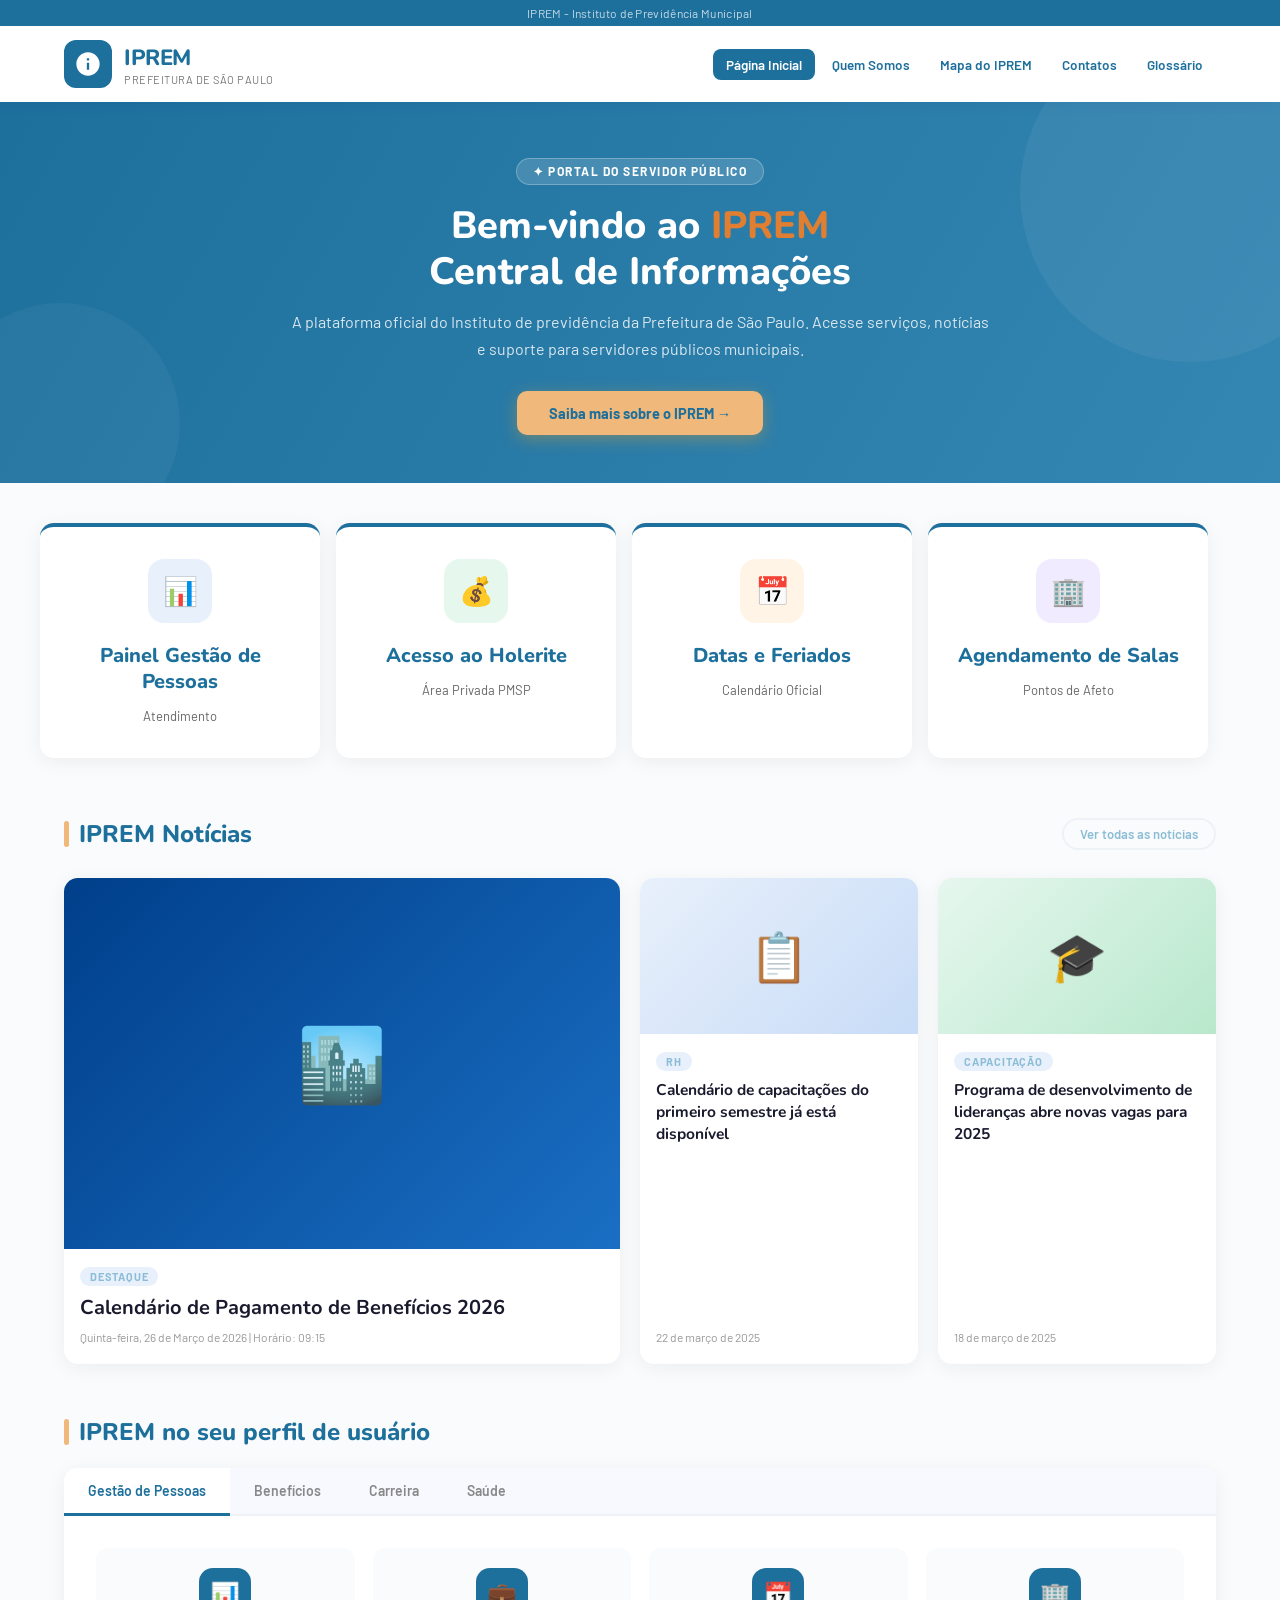
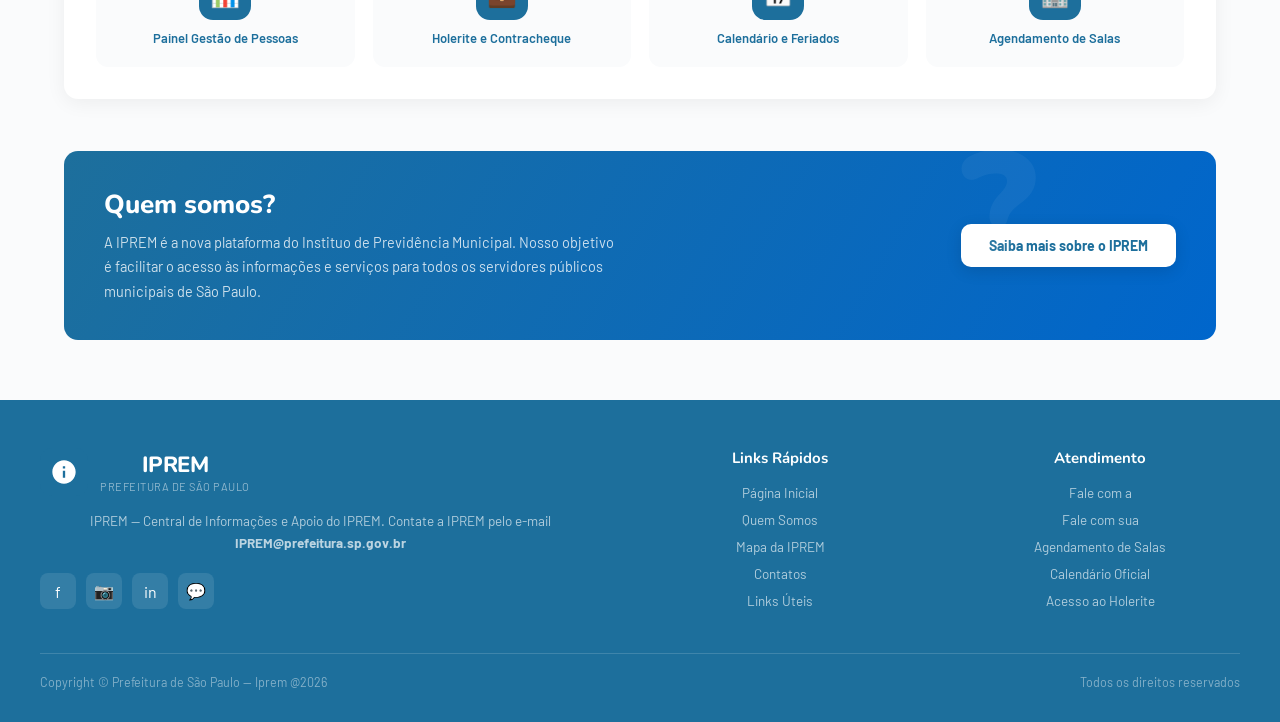
<file: index.html>
<!DOCTYPE html>
<html lang="pt-BR">
<head>
  <meta charset="UTF-8" />
  <meta name="viewport" content="width=device-width, initial-scale=1.0"/>
  <title>IPREM - Central de Informações e Apoio</title>
  <link href="https://fonts.googleapis.com/css2?family=Nunito:wght@400;600;700;800&family=Barlow:wght@400;500;600;700&display=swap" rel="stylesheet"/>
  <link href="style.css" rel="stylesheet">
  <link rel="icon" type="image/png" href="iprem.png">
</head>
<body>

<!-- HEADER -->
<header>
  <div class="header-top">
    IPREM - Instituto de Previdência Municipal
  </div>
  <div class="header-main">
    <a href="#" class="logo">
      <div class="logo-icon">
        <svg viewBox="0 0 24 24"><path d="M12 2C6.48 2 2 6.48 2 12s4.48 10 10 10 10-4.48 10-10S17.52 2 12 2zm1 15h-2v-6h2v6zm0-8h-2V7h2v2z"/></svg>
      </div>
      <div class="logo-text">
        <strong>IPREM</strong>
        <span>Prefeitura de São Paulo</span>
      </div>
    </a>
    <nav>
      <a href="#" class="active">Página Inicial</a>
      <a href="quem-somos.html">Quem Somos</a>
      <a href="mapa-iprem.html">Mapa do IPREM</a>
      <a href="contatos.html">Contatos</a>
      <a href="#">Glossário</a>
    </nav>
    <button class="hamburger" id="hamburger" aria-label="Menu">
      <span></span><span></span><span></span>
    </button>
  </div>
  <div class="mobile-nav" id="mobileNav">
    <a href="#">Página Inicial</a>
    <a href="quem-somos.html">Quem Somos</a>
    <a href="mapa-iprem.html">Mapa da IPREM</a>
    <a href="#">Links Úteis</a>
    <a href="#">Glossário</a>
  </div>
</header>

<!-- HERO -->
<section class="hero">
  <div class="hero-content">
    <span class="hero-badge">✦ Portal do Servidor Público</span>
    <h1>Bem-vindo ao <em>IPREM</em><br>Central de Informações</h1>
    <p>A plataforma oficial do Instituto de previdência da Prefeitura de São Paulo. Acesse serviços, notícias e suporte para servidores públicos municipais.</p>
    <a href="quem-somos.html" class="hero-btn">Saiba mais sobre o IPREM →</a>
  </div>
</section>

<!-- QUICK ACCESS -->
<div class="quick-access">
  <div class="quick-cards">
    <a href="#" class="quick-card">
      <div class="icon icon-blue">📊</div>
      <strong>Painel Gestão de Pessoas</strong>
      <span>Atendimento</span>
    </a>
    <a href="#" class="quick-card">
      <div class="icon icon-green">💰</div>
      <strong>Acesso ao Holerite</strong>
      <span>Área Privada PMSP</span>
    </a>
    <a href="#" class="quick-card">
      <div class="icon icon-orange">📅</div>
      <strong>Datas e Feriados</strong>
      <span>Calendário Oficial</span>
    </a>
    <a href="#" class="quick-card">
      <div class="icon icon-purple">🏢</div>
      <strong>Agendamento de Salas</strong>
      <span>Pontos de Afeto</span>
    </a>
  </div>
</div>

<!-- NEWS SECTION -->
<section class="section">
  <div class="section-header">
    <h2 class="section-title">IPREM Notícias</h2>
    <a href="#" class="see-all">Ver todas as notícias</a>
  </div>
  <div class="news-grid">
    <a href="calendario.html" class="news-card featured">
      <div class="news-img tall" style="background:linear-gradient(135deg,#003f8a 0%,#1a6fc4 100%);font-size:72px;">🏙️</div>
      <div class="news-body">
        <span class="news-tag">Destaque</span>
        <p class="news-title">Calendário de Pagamento de Benefícios 2026</p>
        <p class="news-date">Quinta-feira, 26 de Março de 2026 | Horário: 09:15</p>
      </div>
    </a>
    <a href="#" class="news-card">
      <div class="news-img" style="background:linear-gradient(135deg,#e8f0fb 0%,#c8dcf7 100%);font-size:48px;">📋</div>
      <div class="news-body">
        <span class="news-tag">RH</span>
        <p class="news-title">Calendário de capacitações do primeiro semestre já está disponível</p>
        <p class="news-date">22 de março de 2025</p>
      </div>
    </a>
    <a href="#" class="news-card">
      <div class="news-img" style="background:linear-gradient(135deg,#e6f7ee 0%,#b8e8cc 100%);font-size:48px;">🎓</div>
      <div class="news-body">
        <span class="news-tag">Capacitação</span>
        <p class="news-title">Programa de desenvolvimento de lideranças abre novas vagas para 2025</p>
        <p class="news-date">18 de março de 2025</p>
      </div>
    </a>
  </div>
</section>

<!-- PROFILE SECTION -->
<section class="section" style="margin-top: 0;">
  <h2 class="section-title" style="margin-bottom:20px;">IPREM no seu perfil de usuário</h2>
  <div class="profile-section">
    <div class="profile-tabs">
      <div class="profile-tab active" data-tab="gp">Gestão de Pessoas</div>
      <div class="profile-tab" data-tab="beneficios">Benefícios</div>
      <div class="profile-tab" data-tab="carreira">Carreira</div>
      <div class="profile-tab" data-tab="saude">Saúde</div>
    </div>
    <div class="profile-content">
      <div class="profile-grid" id="profileGrid">
        <a href="#" class="profile-item">
          <div class="p-icon">📊</div>
          <span>Painel Gestão de Pessoas</span>
        </a>
        <a href="#" class="profile-item">
          <div class="p-icon">💼</div>
          <span>Holerite e Contracheque</span>
        </a>
        <a href="#" class="profile-item">
          <div class="p-icon">📅</div>
          <span>Calendário e Feriados</span>
        </a>
        <a href="#" class="profile-item">
          <div class="p-icon">🏢</div>
          <span>Agendamento de Salas</span>
        </a>
      </div>
    </div>
  </div>
</section>

<!-- INFO BANNER -->
<div class="info-banner">
  <div class="info-text">
    <h2>Quem somos?</h2>
    <p>A IPREM é a nova plataforma do Instituo de Previdência Municipal. Nosso objetivo é facilitar o acesso às informações e serviços para todos os servidores públicos municipais de São Paulo.</p>
  </div>
  <a href="quem-somos.html" class="info-btn">Saiba mais sobre o IPREM</a>
</div>

<!-- FOOTER -->
<footer>
  <div class="footer-inner">
    <div class="footer-grid">
      <div>
        <a href="#" class="logo footer-brand">
          <div class="logo-icon">
            <svg viewBox="0 0 24 24"><path d="M12 2C6.48 2 2 6.48 2 12s4.48 10 10 10 10-4.48 10-10S17.52 2 12 2zm1 15h-2v-6h2v6zm0-8h-2V7h2v2z"/></svg>
          </div>
            <div class="logo-text">
            <strong>IPREM</strong>
            <span>Prefeitura de São Paulo</span>
            </div>
        </a>
        <p class="footer-about">IPREM — Central de Informações e Apoio do IPREM. Contate a IPREM pelo e-mail <strong style="color:rgba(255,255,255,0.7)">IPREM@prefeitura.sp.gov.br</strong></p>
        <div class="social-links">
          <a class="social-link" title="Facebook">f</a>
          <a class="social-link" title="Instagram">📷</a>
          <a class="social-link" title="LinkedIn">in</a>
          <a class="social-link" title="WhatsApp">💬</a>
        </div>
      </div>
      <div class="footer-col">
        <h4>Links Rápidos</h4>
        <ul>
          <li><a href="#">Página Inicial</a></li>
          <li><a href="quem-somos.html">Quem Somos</a></li>
          <li><a href="mapa-iprem.html">Mapa da IPREM</a></li>
          <li><a href="contatos.html">Contatos</a></li>
          <li><a href="#">Links Úteis</a></li>
        </ul>
      </div>
      <div class="footer-col">
        <h4>Atendimento</h4>
        <ul>
          <li><a href="#">Fale com a </a></li>
          <li><a href="#">Fale com sua </a></li>
          <li><a href="#">Agendamento de Salas</a></li>
          <li><a href="#">Calendário Oficial</a></li>
          <li><a href="#">Acesso ao Holerite</a></li>
        </ul>
      </div>
    </div>
    <div class="footer-bottom">
      <span>Copyright © Prefeitura de São Paulo — Iprem @2026</span>
      <span>Todos os direitos reservados</span>
    </div>
  </div>
</footer>

<script src="script.js"></script>

</body>
</html>
</file>
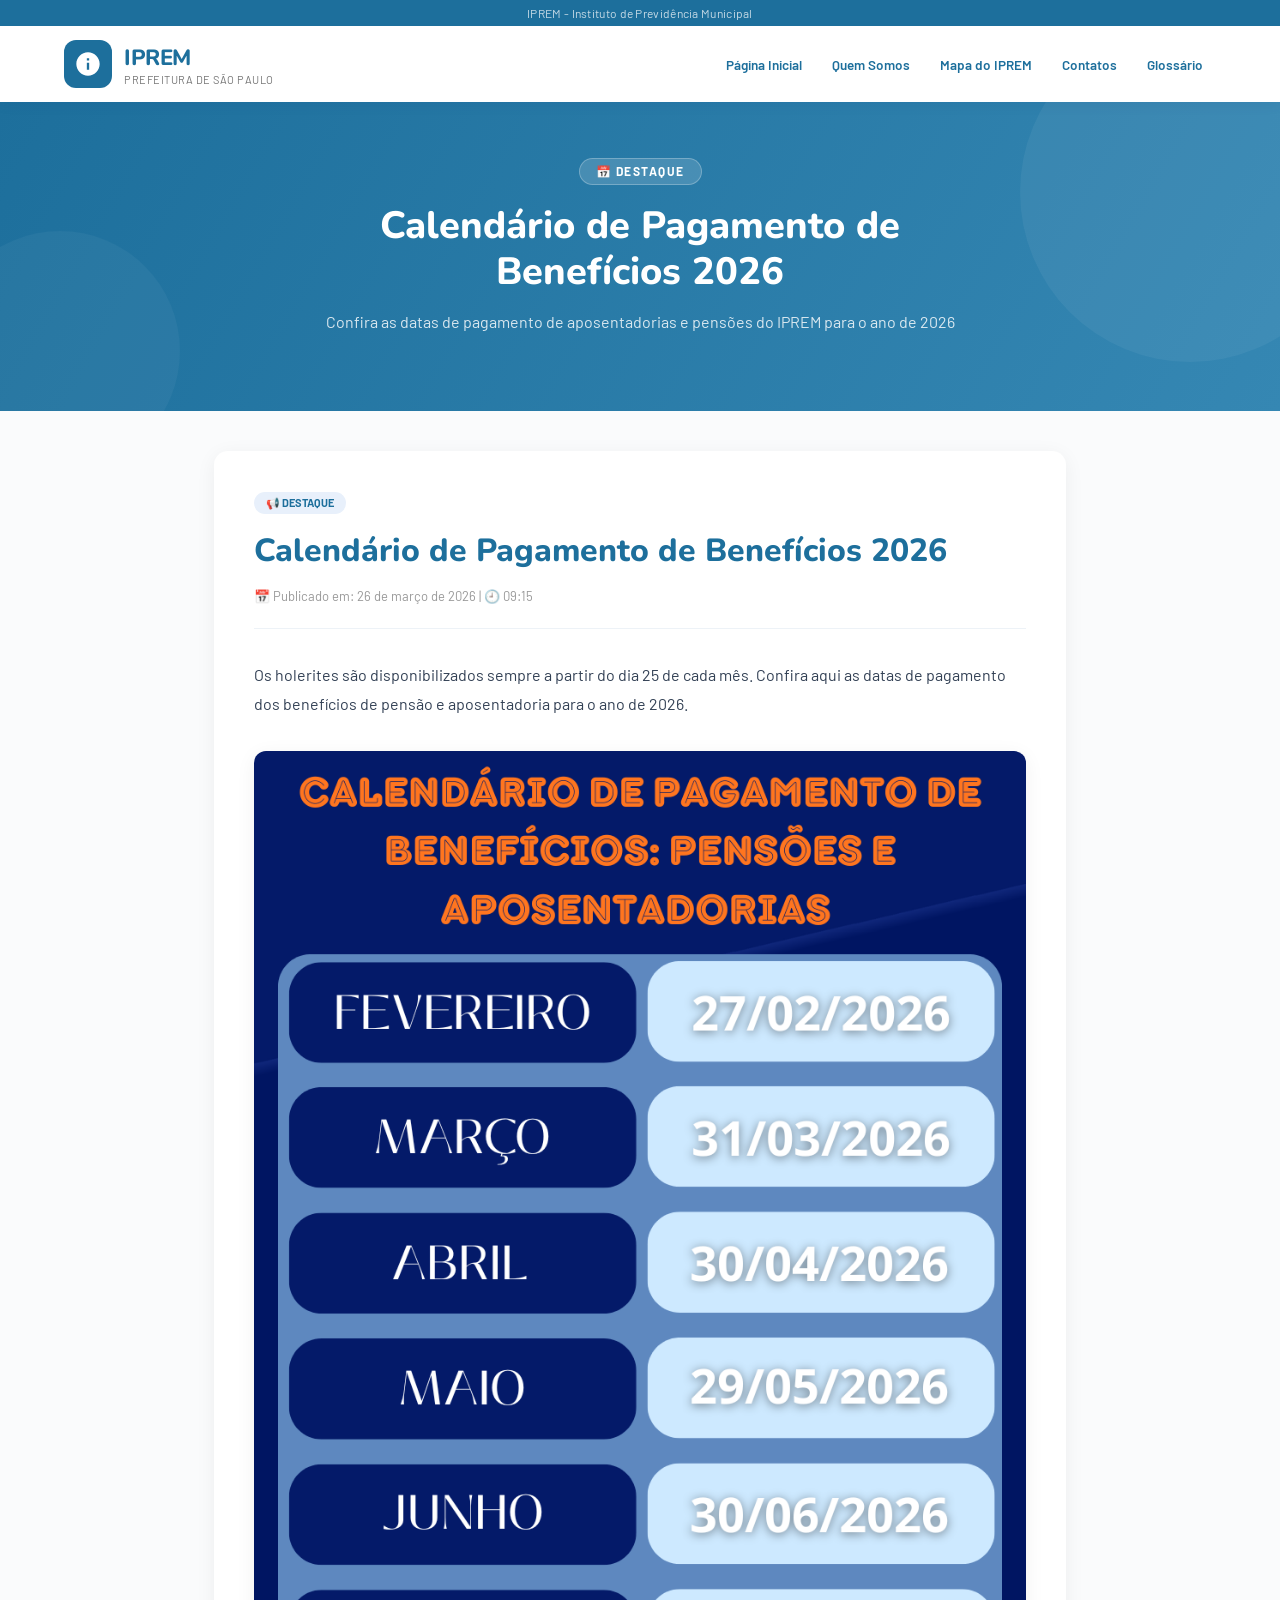
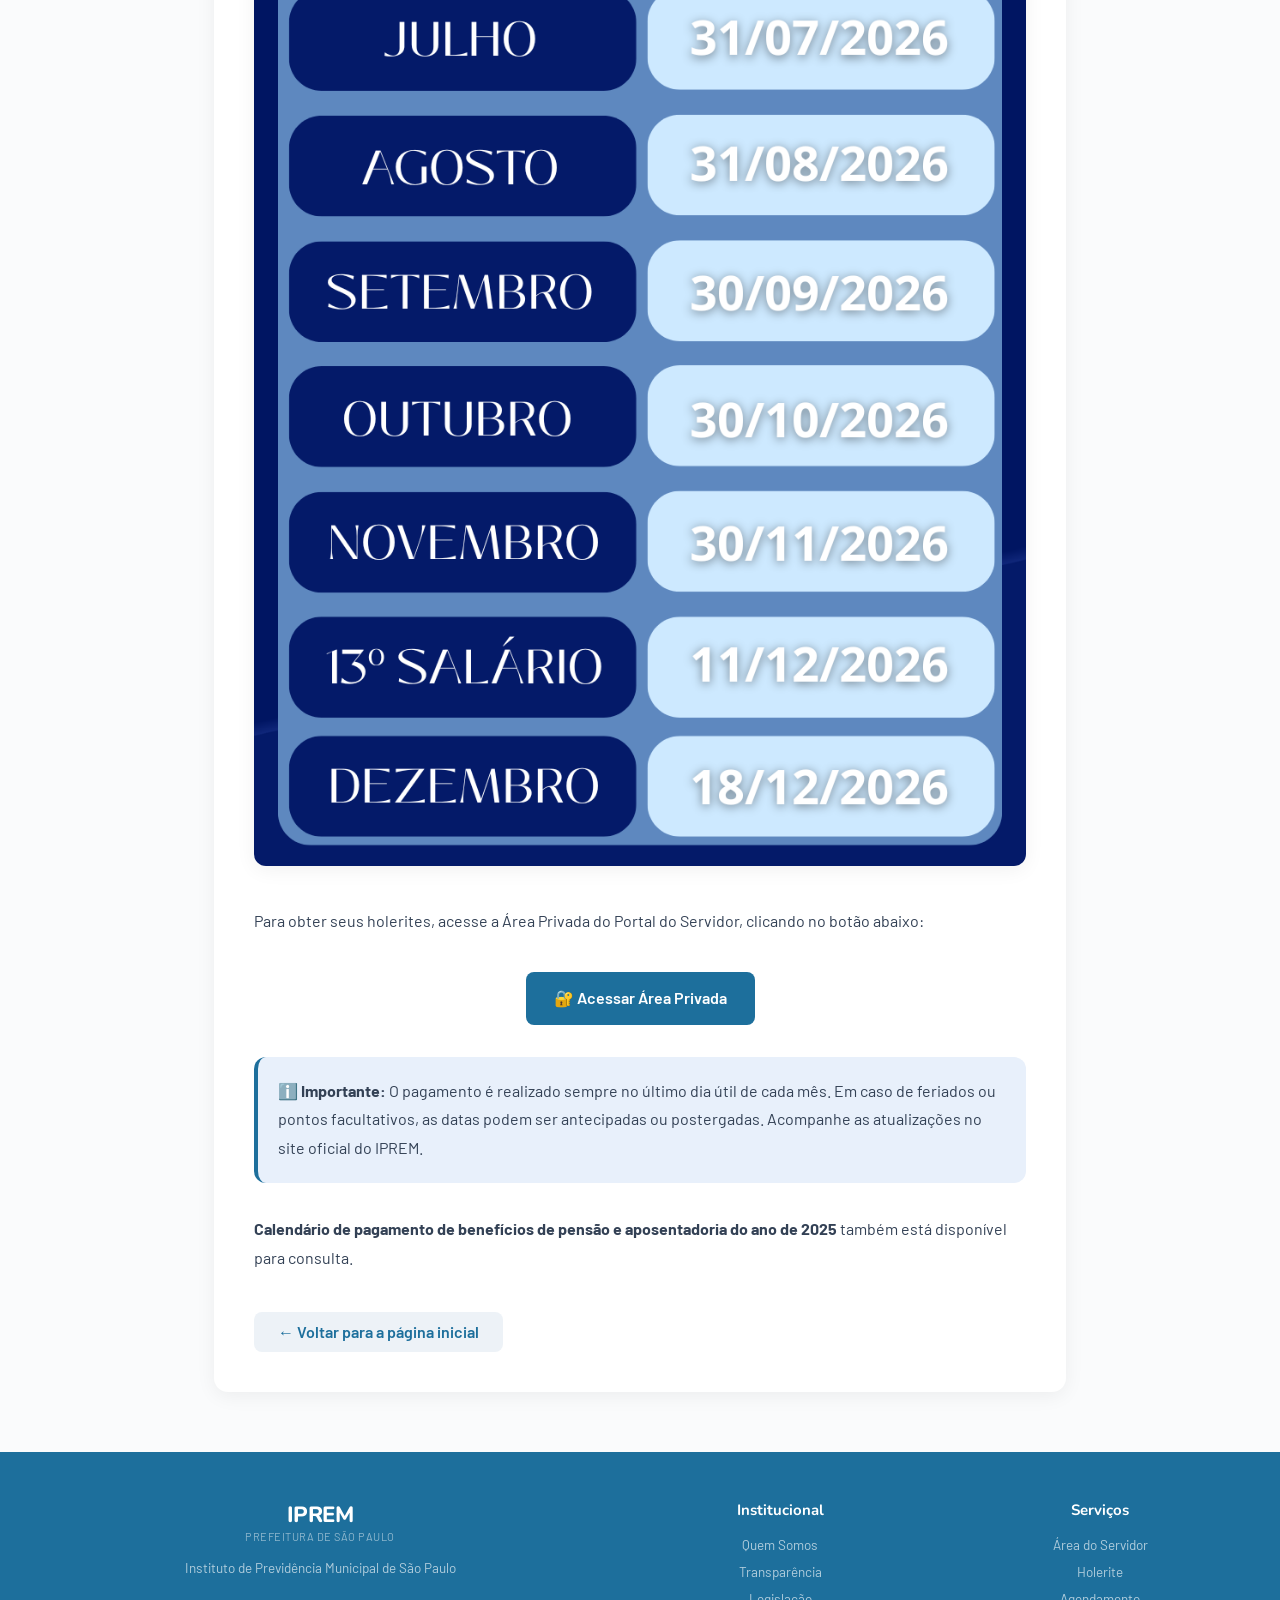
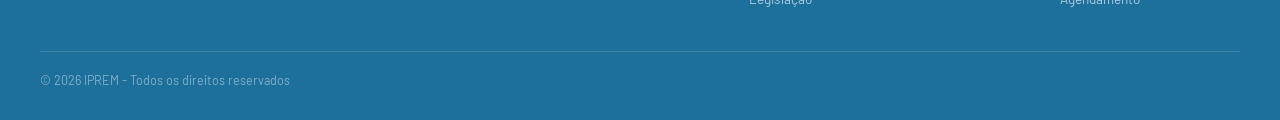
<file: calendario.html>
<!DOCTYPE html>
<html lang="pt-BR">
<head>
  <meta charset="UTF-8" />
  <meta name="viewport" content="width=device-width, initial-scale=1.0"/>
  <title>Calendário de Pagamento de Benefícios 2026 - IPREM</title>
  <meta name="description" content="Confira as datas de pagamento dos benefícios de pensão e aposentadoria do IPREM para o ano de 2026.">
  <link href="https://fonts.googleapis.com/css2?family=Nunito:wght@400;600;700;800&family=Barlow:wght@400;500;600;700&display=swap" rel="stylesheet"/>
  <link href="style.css" rel="stylesheet">
  <link rel="icon" type="image/png" href="iprem.png">
</head>
<body>

<!-- HEADER -->
<header>
  <div class="header-top">
    IPREM - Instituto de Previdência Municipal
  </div>
  <div class="header-main">
    <a href="index.html" class="logo">
      <div class="logo-icon">
        <svg viewBox="0 0 24 24" width="24" height="24" fill="white"><path d="M12 2C6.48 2 2 6.48 2 12s4.48 10 10 10 10-4.48 10-10S17.52 2 12 2zm1 15h-2v-6h2v6zm0-8h-2V7h2v2z"/></svg>
      </div>
      <div class="logo-text">
        <strong>IPREM</strong>
        <span>Prefeitura de São Paulo</span>
      </div>
    </a>
    <nav>
      <a href="index.html">Página Inicial</a>
      <a href="quem-somos.html">Quem Somos</a>
      <a href="mapa-iprem.html">Mapa do IPREM</a>
      <a href="contatos.html">Contatos</a>
      <a href="#">Glossário</a>
    </nav>
    <button class="hamburger" id="hamburger" aria-label="Menu">
      <span></span><span></span><span></span>
    </button>
  </div>
  <div class="mobile-nav" id="mobileNav">
    <a href="index.html">Página Inicial</a>
    <a href="quem-somos.html">Quem Somos</a>
    <a href="mapa-iprem.html">Mapa do IPREM</a>
    <a href="contatos.html">Contatos</a>
    <a href="#">Glossário</a>
  </div>
</header>

<main>
  <!-- Hero section -->
  <section class="hero">
    <div class="hero-content">
      <span class="hero-badge">📅 DESTAQUE</span>
      <h1>Calendário de Pagamento de Benefícios 2026</h1>
      <p>Confira as datas de pagamento de aposentadorias e pensões do IPREM para o ano de 2026</p>
    </div>
  </section>

  <!-- Conteúdo da notícia -->
<div class="noticia-container">
  <div class="noticia-card">
    <div class="noticia-conteudo">
      <span class="noticia-tag">📢 Destaque</span>
      <h1 class="noticia-titulo">Calendário de Pagamento de Benefícios 2026</h1>
      <div class="noticia-data">
        📅 Publicado em: 26 de março de 2026 | 🕘 09:15
      </div>
      
      <div class="noticia-texto">
        <p>Os holerites são disponibilizados sempre a partir do dia 25 de cada mês. Confira aqui as datas de pagamento dos benefícios de pensão e aposentadoria para o ano de 2026.</p>
        
        <!-- Imagem do calendário -->
         <div class="imagem-noticia small">
            <div style="text-align: center; margin: 32px 0;">
          <img src="calendario.jpg" alt="Calendário de Pagamento de Benefícios 2026" style="max-width: 100%; height: auto; border-radius: 12px; box-shadow: var(--sombra);">
            </div>
        </div>
        
        <p>Para obter seus holerites, acesse a Área Privada do Portal do Servidor, clicando no botão abaixo:</p>
        
        <div style="text-align: center;">
          <a href="https://www.areaprivada.prefeitura.sp.gov.br/PortalPMSP/PortalPMSP/Portal/PMSPprt001.tp" class="btn-acessar">🔐 Acessar Área Privada</a>
        </div>
        
        <div class="info-box">
          <p><strong>ℹ️ Importante:</strong> O pagamento é realizado sempre no último dia útil de cada mês. Em caso de feriados ou pontos facultativos, as datas podem ser antecipadas ou postergadas. Acompanhe as atualizações no site oficial do IPREM.</p>
        </div>
        
        <p><strong>Calendário de pagamento de benefícios de pensão e aposentadoria do ano de 2025</strong> também está disponível para consulta.</p>
      </div>
      
      <a href="index.html" class="btn-voltar">← Voltar para a página inicial</a>
    </div>
  </div>
</div>
</main>

<!-- Footer -->
<footer>
  <div class="footer-inner">
    <div class="footer-grid">
      <div class="footer-brand">
        <div class="logo-text">
          <strong style="color:#fff;">IPREM</strong>
          <span style="color:rgba(255,255,255,0.5);">Prefeitura de São Paulo</span>
        </div>
        <p class="footer-about">Instituto de Previdência Municipal de São Paulo</p>
      </div>
      <div class="footer-col">
        <h4>Institucional</h4>
        <ul>
          <li><a href="quem-somos.html">Quem Somos</a></li>
          <li><a href="#">Transparência</a></li>
          <li><a href="#">Legislação</a></li>
        </ul>
      </div>
      <div class="footer-col">
        <h4>Serviços</h4>
        <ul>
          <li><a href="#">Área do Servidor</a></li>
          <li><a href="#">Holerite</a></li>
          <li><a href="#">Agendamento</a></li>
        </ul>
      </div>
    </div>
    <div class="footer-bottom">
      <span>© 2026 IPREM - Todos os direitos reservados</span>
    </div>
  </div>
</footer>

<script>
  // Menu mobile
  const hamburger = document.getElementById('hamburger');
  const mobileNav = document.getElementById('mobileNav');
  if (hamburger && mobileNav) {
    hamburger.addEventListener('click', () => {
      mobileNav.classList.toggle('open');
      hamburger.classList.toggle('active');
    });
    document.addEventListener('click', (e) => {
      if (!hamburger.contains(e.target) && !mobileNav.contains(e.target)) {
        mobileNav.classList.remove('open');
        hamburger.classList.remove('active');
      }
    });
  }
</script>

</body>
</html>
</file>
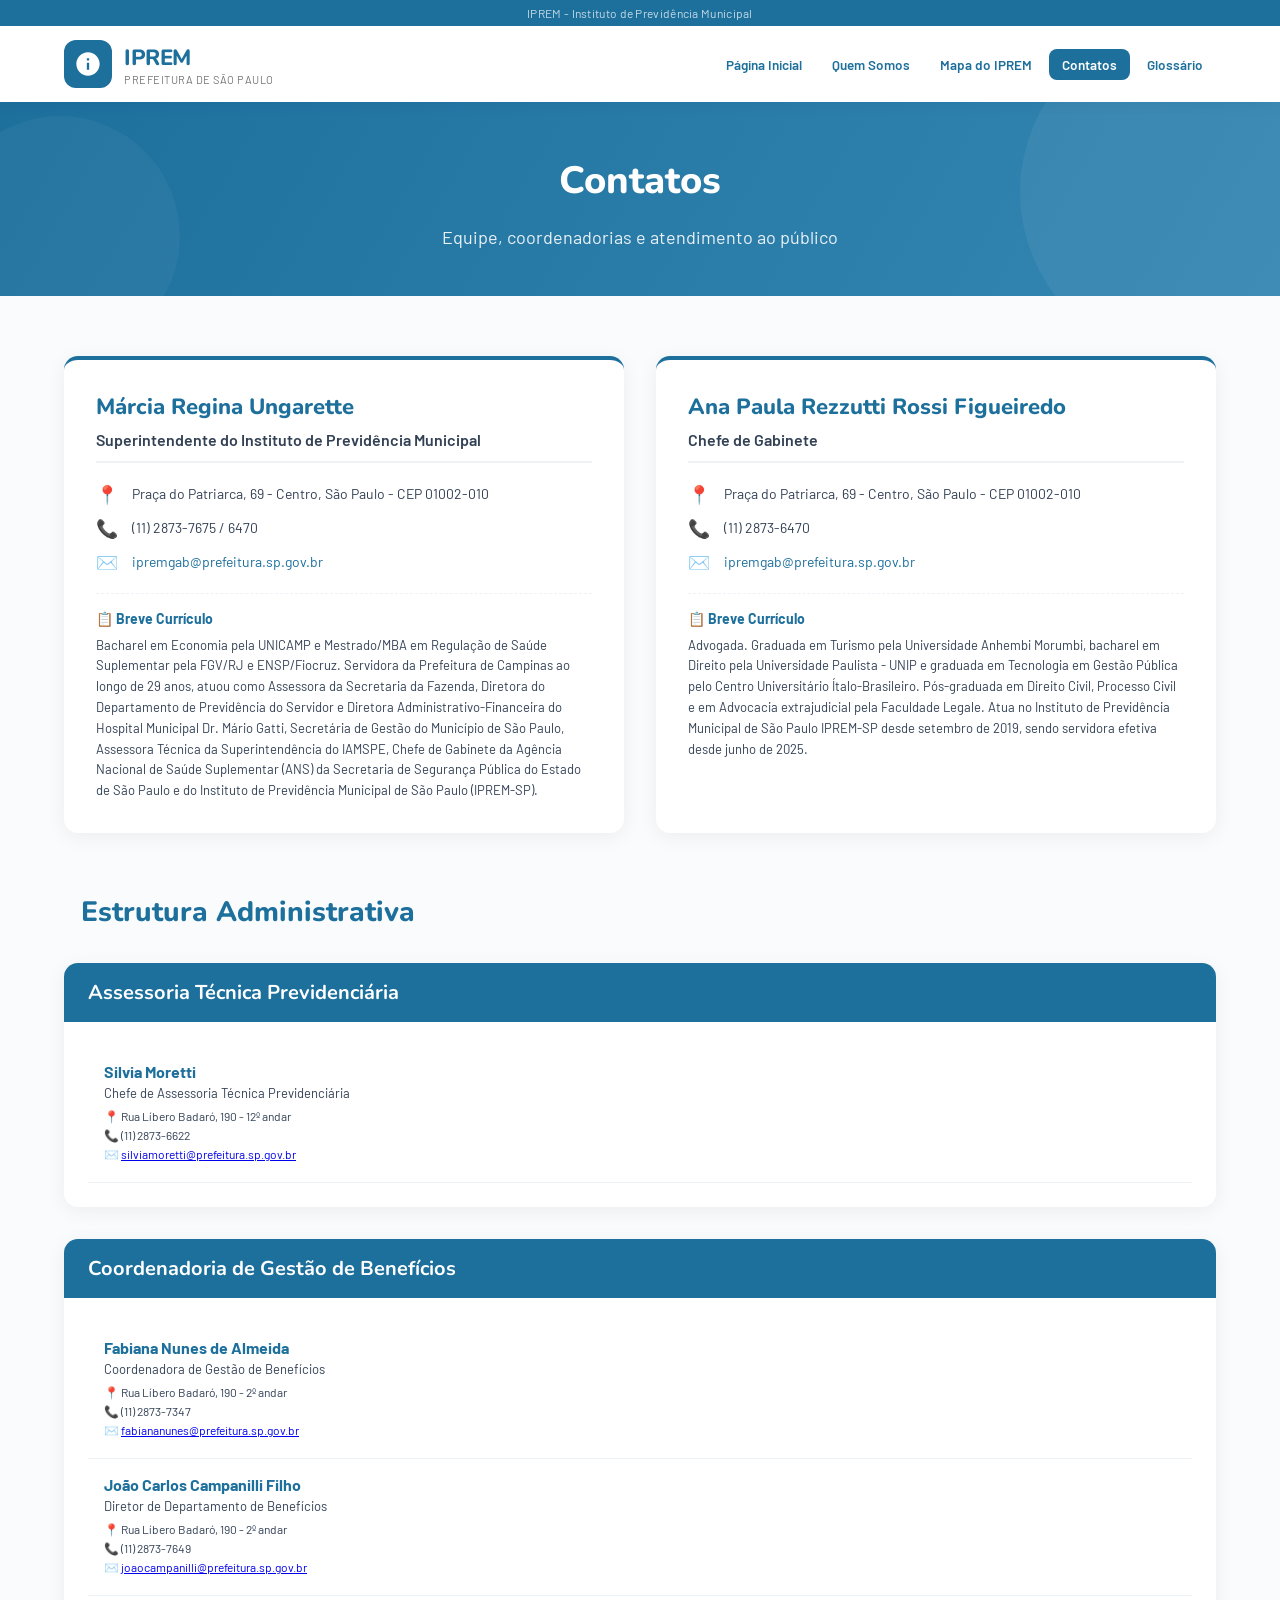
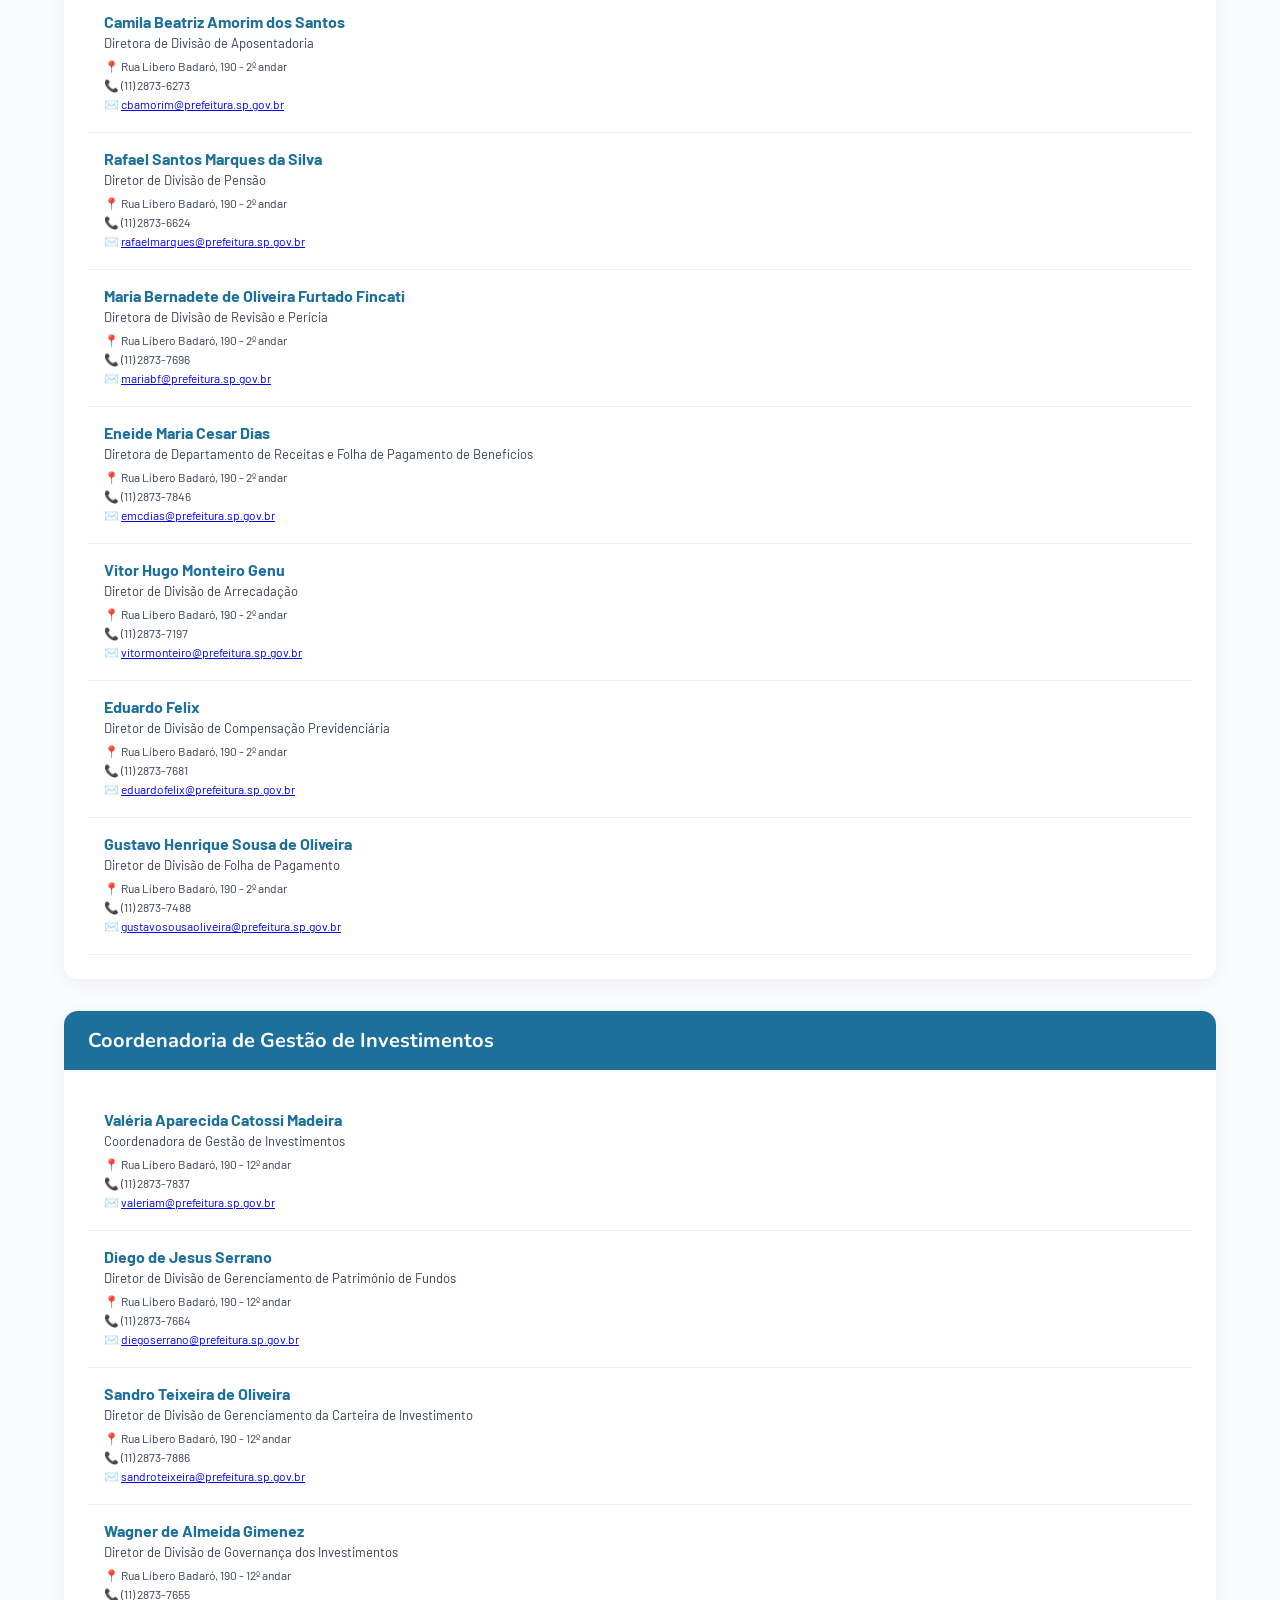
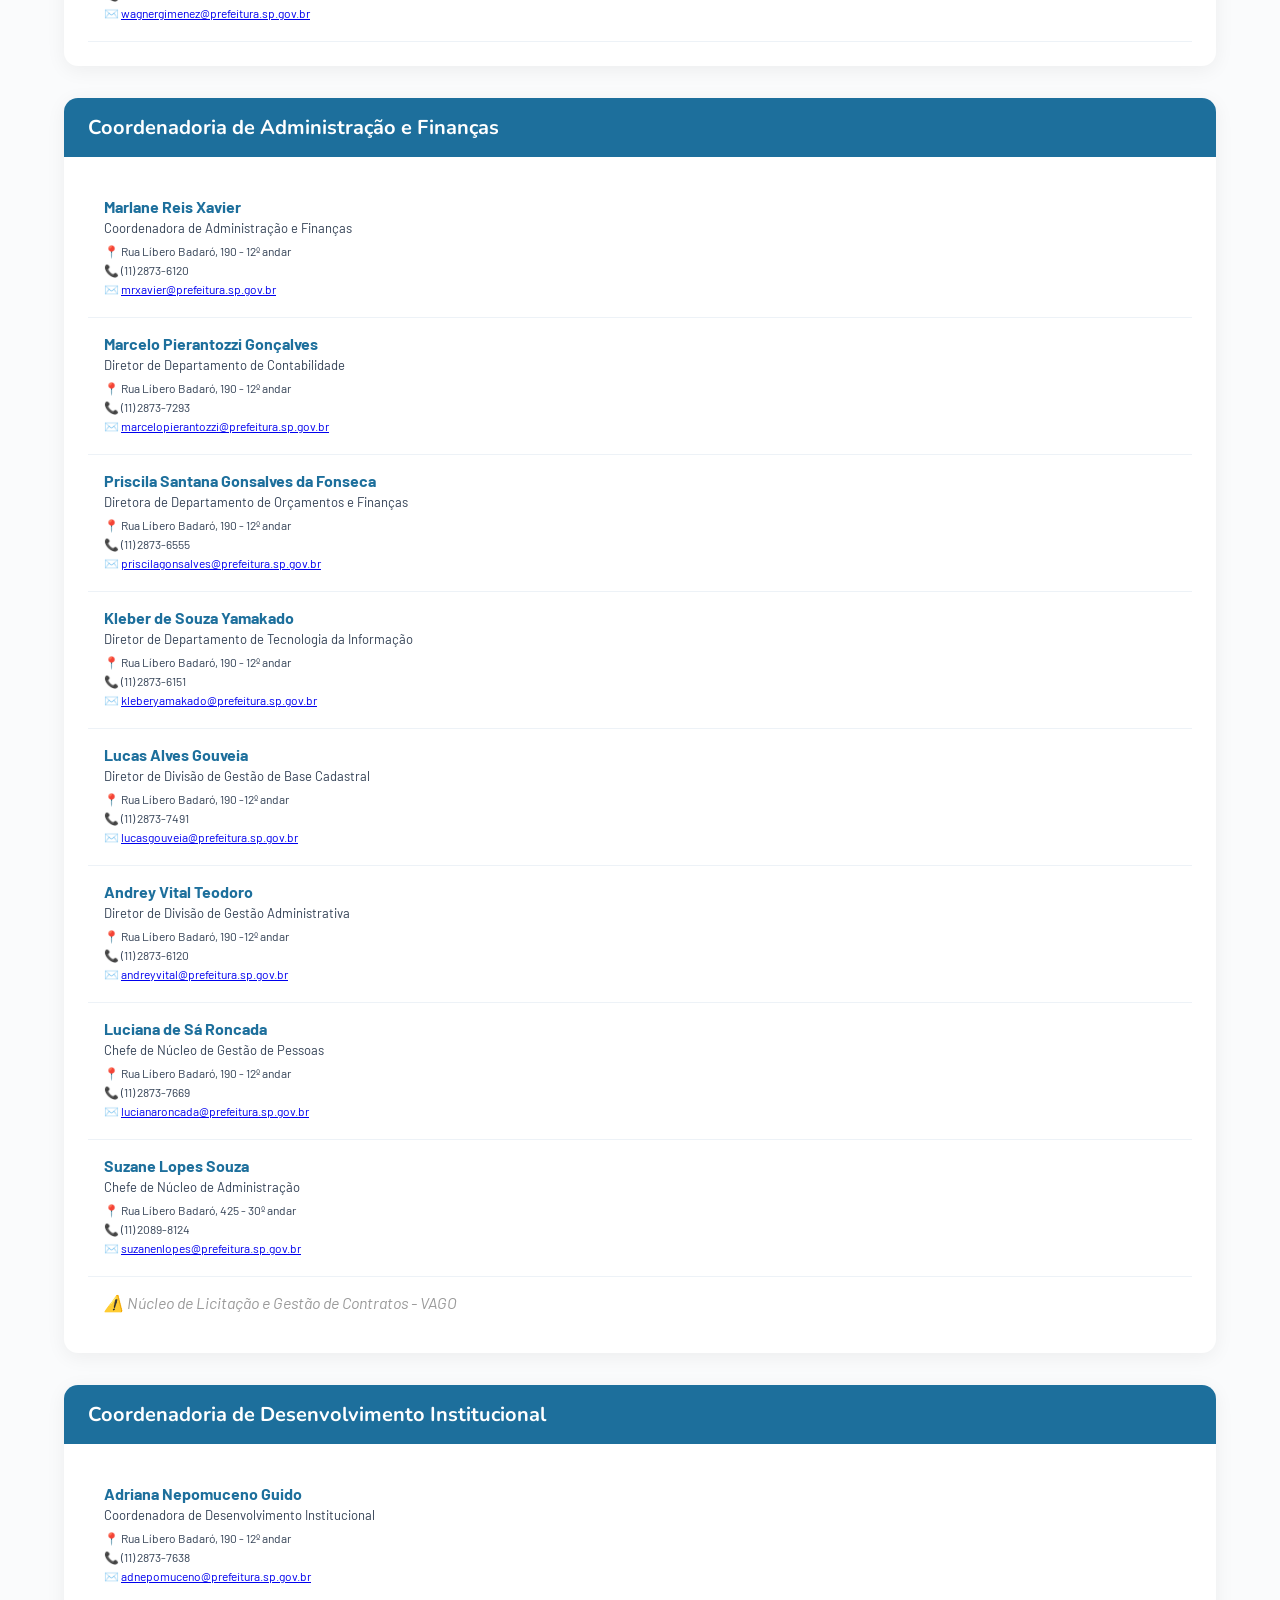
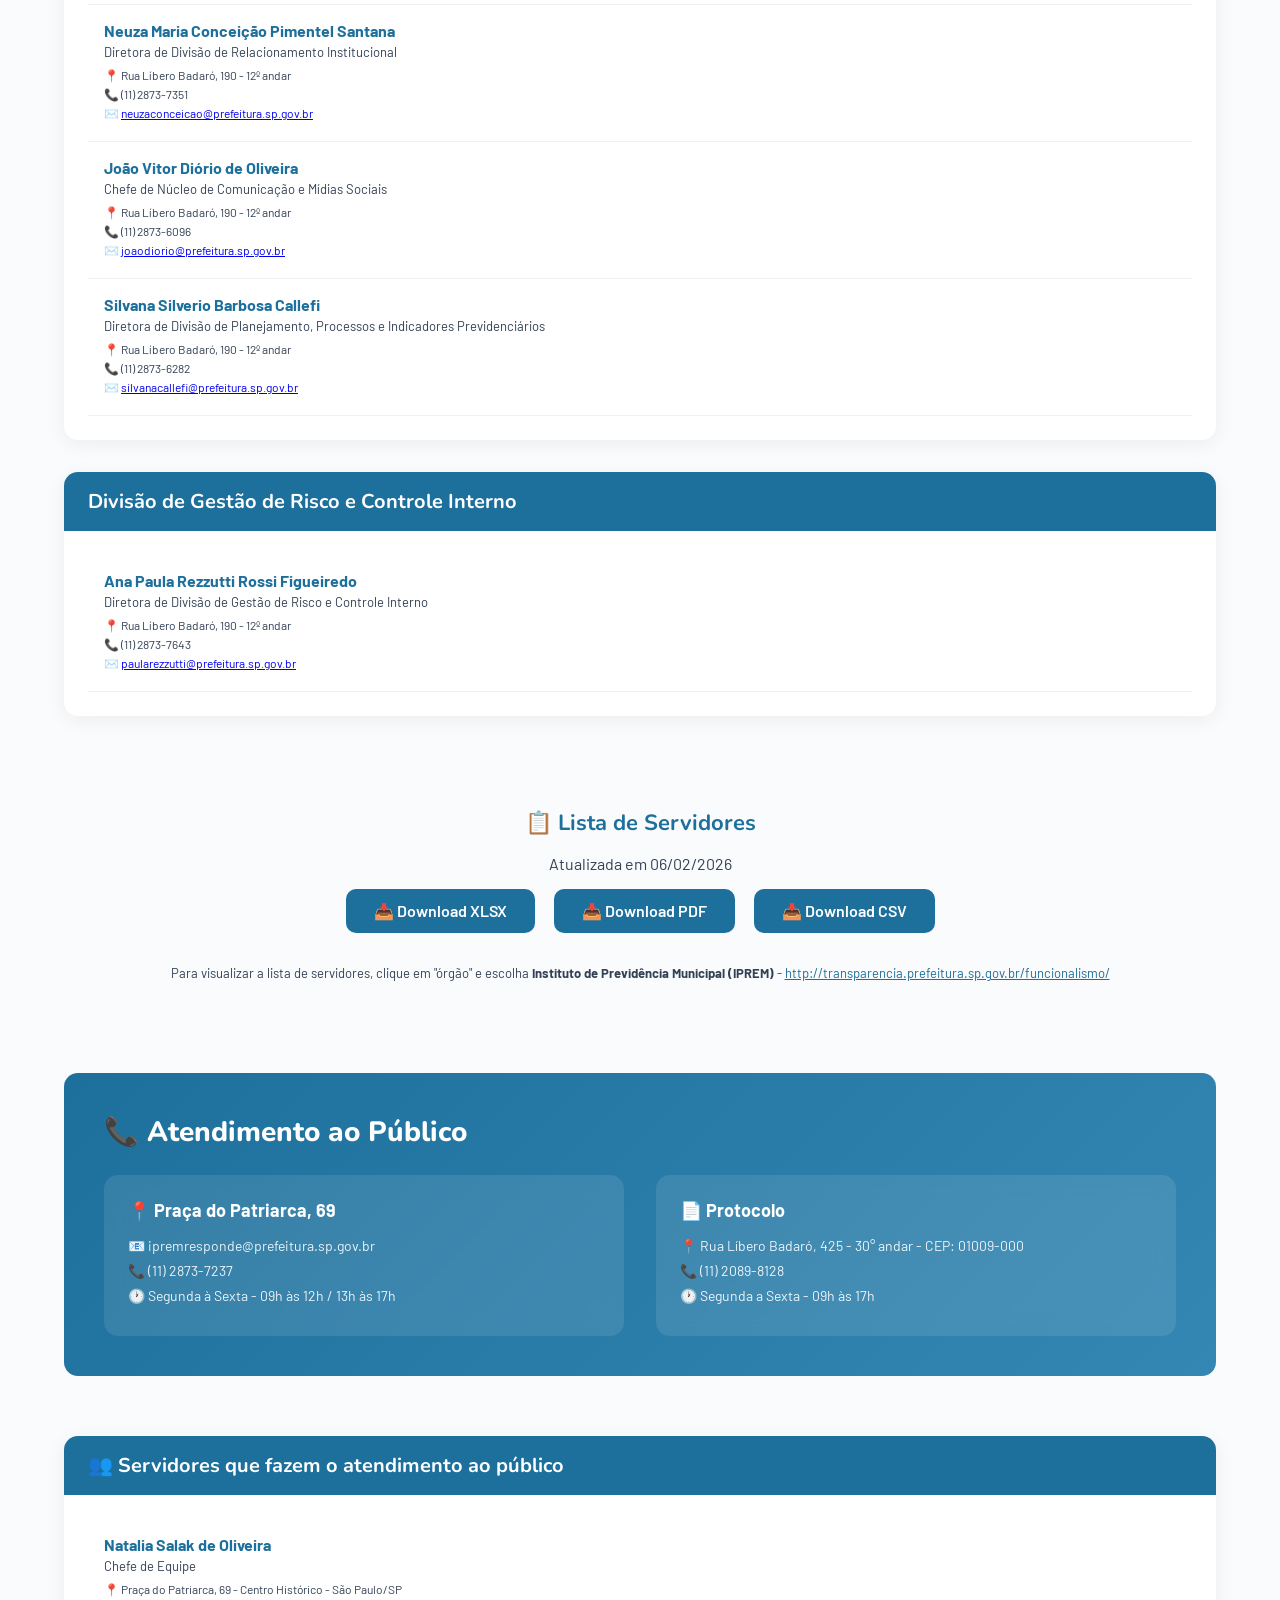
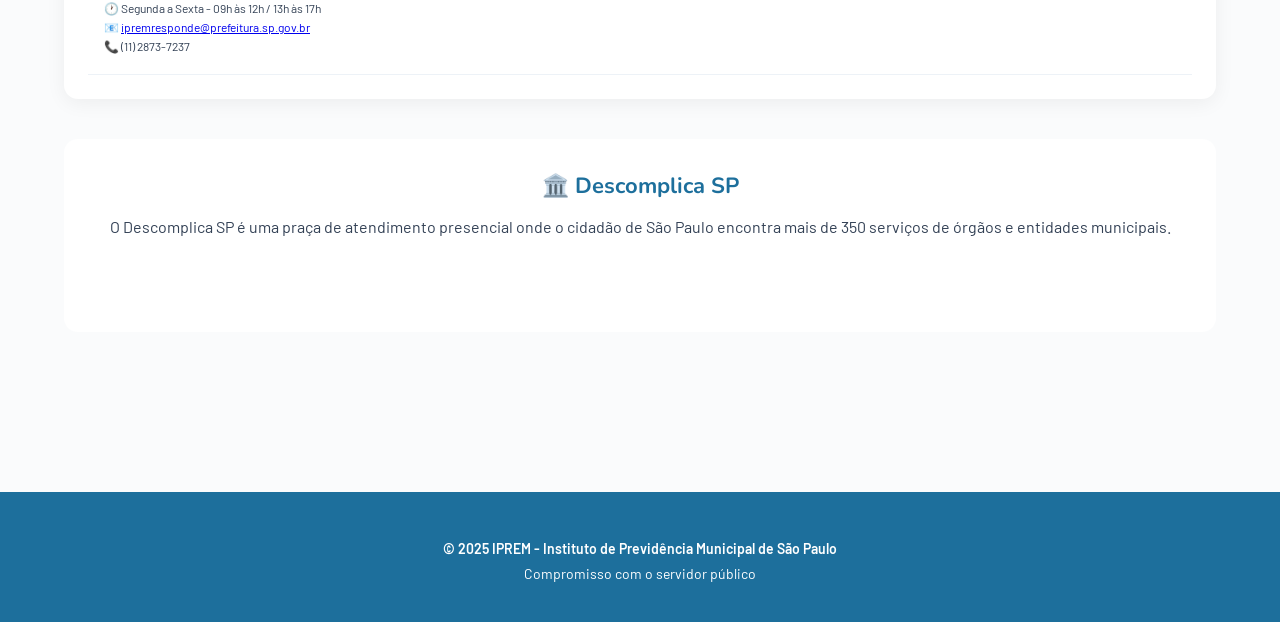
<file: contatos.html>
<!DOCTYPE html>
<html lang="pt-BR">
<head>
  <meta charset="UTF-8" />
  <meta name="viewport" content="width=device-width, initial-scale=1.0"/>
  <title>IPREM - Contatos | Equipe e Atendimento</title>
  <meta name="description" content="Contatos do IPREM-SP - Equipe, superintendência, coordenadorias e atendimento ao público.">
  <link href="https://fonts.googleapis.com/css2?family=Nunito:wght@400;600;700;800&family=Barlow:wght@400;500;600;700&display=swap" rel="stylesheet"/>
  <link href="style.css" rel="stylesheet">
  <link rel="icon" type="image/png" href="iprem.png">

</head>
<body>

<!-- HEADER -->
<header>
  <div class="header-top">
    IPREM - Instituto de Previdência Municipal
  </div>
  <div class="header-main">
    <a href="index.html" class="logo">
      <div class="logo-icon">
        <svg viewBox="0 0 24 24" width="40" height="40">
          <path d="M12 2C6.48 2 2 6.48 2 12s4.48 10 10 10 10-4.48 10-10S17.52 2 12 2zm1 15h-2v-6h2v6zm0-8h-2V7h2v2z" fill="#fff"/>
        </svg>
      </div>
      <div class="logo-text">
        <strong>IPREM</strong>
        <span>Prefeitura de São Paulo</span>
      </div>
    </a>
    <nav>
      <a href="index.html">Página Inicial</a>
      <a href="quem-somos.html">Quem Somos</a>
      <a href="mapa-iprem.html">Mapa do IPREM</a>
      <a href="contatos.html" class="active">Contatos</a>
      <a href="#">Glossário</a>
    </nav>
    <button class="hamburger" id="hamburger" aria-label="Menu">
      <span></span><span></span><span></span>
    </button>
  </div>
</header>

<!-- HERO -->
<section class="hero">
  <div class="hero-content">
    <h1>Contatos</h1>
    <em class="sub">Equipe, coordenadorias e atendimento ao público</em>
  </div>
</section>

<!-- CONTEÚDO PRINCIPAL -->
<main>
  <div class="contatos-container">

    <!-- Superintendente e Chefe de Gabinete -->
    <div class="contato-principal-grid">
      
      <!-- Márcia Regina Ungarette -->
      <div class="contato-principal-card">
        <h2>Márcia Regina Ungarette</h2>
        <div class="cargo">Superintendente do Instituto de Previdência Municipal</div>
        <div class="contato-detalhe">
          <span class="emoji">📍</span>
          <p>Praça do Patriarca, 69 - Centro, São Paulo - CEP 01002-010</p>
        </div>
        <div class="contato-detalhe">
          <span class="emoji">📞</span>
          <p>(11) 2873-7675 / 6470</p>
        </div>
        <div class="contato-detalhe">
          <span class="emoji">✉️</span>
          <p><a href="mailto:ipremgab@prefeitura.sp.gov.br">ipremgab@prefeitura.sp.gov.br</a></p>
        </div>
        <div class="curriculo">
          <h4>📋 Breve Currículo</h4>
          <p>Bacharel em Economia pela UNICAMP e Mestrado/MBA em Regulação de Saúde Suplementar pela FGV/RJ e ENSP/Fiocruz. Servidora da Prefeitura de Campinas ao longo de 29 anos, atuou como Assessora da Secretaria da Fazenda, Diretora do Departamento de Previdência do Servidor e Diretora Administrativo-Financeira do Hospital Municipal Dr. Mário Gatti, Secretária de Gestão do Município de São Paulo, Assessora Técnica da Superintendência do IAMSPE, Chefe de Gabinete da Agência Nacional de Saúde Suplementar (ANS) da Secretaria de Segurança Pública do Estado de São Paulo e do Instituto de Previdência Municipal de São Paulo (IPREM-SP).</p>
        </div>
      </div>

      <!-- Ana Paula Rezzutti Rossi Figueiredo -->
      <div class="contato-principal-card">
        <h2>Ana Paula Rezzutti Rossi Figueiredo</h2>
        <div class="cargo">Chefe de Gabinete</div>
        <div class="contato-detalhe">
          <span class="emoji">📍</span>
          <p>Praça do Patriarca, 69 - Centro, São Paulo - CEP 01002-010</p>
        </div>
        <div class="contato-detalhe">
          <span class="emoji">📞</span>
          <p>(11) 2873-6470</p>
        </div>
        <div class="contato-detalhe">
          <span class="emoji">✉️</span>
          <p><a href="mailto:ipremgab@prefeitura.sp.gov.br">ipremgab@prefeitura.sp.gov.br</a></p>
        </div>
        <div class="curriculo">
          <h4>📋 Breve Currículo</h4>
          <p>Advogada. Graduada em Turismo pela Universidade Anhembi Morumbi, bacharel em Direito pela Universidade Paulista - UNIP e graduada em Tecnologia em Gestão Pública pelo Centro Universitário Ítalo-Brasileiro. Pós-graduada em Direito Civil, Processo Civil e em Advocacia extrajudicial pela Faculdade Legale. Atua no Instituto de Previdência Municipal de São Paulo IPREM-SP desde setembro de 2019, sendo servidora efetiva desde junho de 2025.</p>
        </div>
      </div>
    </div>

    <!-- Estrutura Administrativa -->
    <div class="estrutura-section">
      <h2>Estrutura Administrativa</h2>

      <!-- Assessoria Técnica Previdenciária -->
      <div class="coordenadoria-card">
        <div class="coordenadoria-header">
          <h3>Assessoria Técnica Previdenciária</h3>
        </div>
        <div class="coordenadoria-content">
          <div class="servidor-item">
            <div class="servidor-info">
              <div class="servidor-nome">Silvia Moretti</div>
              <div class="servidor-cargo">Chefe de Assessoria Técnica Previdenciária</div>
              <div class="servidor-contato">
                <p>📍 Rua Líbero Badaró, 190 - 12º andar</p>
                <p>📞 (11) 2873-6622</p>
                <p>✉️ <a href="mailto:silviamoretti@prefeitura.sp.gov.br">silviamoretti@prefeitura.sp.gov.br</a></p>
              </div>
            </div>
          </div>
        </div>
      </div>

      <!-- Coordenadoria de Gestão de Benefícios -->
      <div class="coordenadoria-card">
        <div class="coordenadoria-header">
          <h3>Coordenadoria de Gestão de Benefícios</h3>
        </div>
        <div class="coordenadoria-content">
          <div class="servidor-item">
            <div class="servidor-info">
              <div class="servidor-nome">Fabiana Nunes de Almeida</div>
              <div class="servidor-cargo">Coordenadora de Gestão de Benefícios</div>
              <div class="servidor-contato">
                <p>📍 Rua Líbero Badaró, 190 - 2º andar</p>
                <p>📞 (11) 2873-7347</p>
                <p>✉️ <a href="mailto:fabiananunes@prefeitura.sp.gov.br">fabiananunes@prefeitura.sp.gov.br</a></p>
              </div>
            </div>
          </div>
          <div class="servidor-item">
            <div class="servidor-info">
              <div class="servidor-nome">João Carlos Campanilli Filho</div>
              <div class="servidor-cargo">Diretor de Departamento de Benefícios</div>
              <div class="servidor-contato">
                <p>📍 Rua Líbero Badaró, 190 - 2º andar</p>
                <p>📞 (11) 2873-7649</p>
                <p>✉️ <a href="mailto:joaocampanilli@prefeitura.sp.gov.br">joaocampanilli@prefeitura.sp.gov.br</a></p>
              </div>
            </div>
          </div>
          <div class="servidor-item">
            <div class="servidor-info">
              <div class="servidor-nome">Camila Beatriz Amorim dos Santos</div>
              <div class="servidor-cargo">Diretora de Divisão de Aposentadoria</div>
              <div class="servidor-contato">
                <p>📍 Rua Líbero Badaró, 190 - 2º andar</p>
                <p>📞 (11) 2873-6273</p>
                <p>✉️ <a href="mailto:cbamorim@prefeitura.sp.gov.br">cbamorim@prefeitura.sp.gov.br</a></p>
              </div>
            </div>
          </div>
          <div class="servidor-item">
            <div class="servidor-info">
              <div class="servidor-nome">Rafael Santos Marques da Silva</div>
              <div class="servidor-cargo">Diretor de Divisão de Pensão</div>
              <div class="servidor-contato">
                <p>📍 Rua Líbero Badaró, 190 - 2º andar</p>
                <p>📞 (11) 2873-6624</p>
                <p>✉️ <a href="mailto:rafaelmarques@prefeitura.sp.gov.br">rafaelmarques@prefeitura.sp.gov.br</a></p>
              </div>
            </div>
          </div>
          <div class="servidor-item">
            <div class="servidor-info">
              <div class="servidor-nome">Maria Bernadete de Oliveira Furtado Fincati</div>
              <div class="servidor-cargo">Diretora de Divisão de Revisão e Perícia</div>
              <div class="servidor-contato">
                <p>📍 Rua Líbero Badaró, 190 - 2º andar</p>
                <p>📞 (11) 2873-7696</p>
                <p>✉️ <a href="mailto:mariabf@prefeitura.sp.gov.br">mariabf@prefeitura.sp.gov.br</a></p>
              </div>
            </div>
          </div>
          <div class="servidor-item">
            <div class="servidor-info">
              <div class="servidor-nome">Eneide Maria Cesar Dias</div>
              <div class="servidor-cargo">Diretora de Departamento de Receitas e Folha de Pagamento de Benefícios</div>
              <div class="servidor-contato">
                <p>📍 Rua Líbero Badaró, 190 - 2º andar</p>
                <p>📞 (11) 2873-7846</p>
                <p>✉️ <a href="mailto:emcdias@prefeitura.sp.gov.br">emcdias@prefeitura.sp.gov.br</a></p>
              </div>
            </div>
          </div>
          <div class="servidor-item">
            <div class="servidor-info">
              <div class="servidor-nome">Vitor Hugo Monteiro Genu</div>
              <div class="servidor-cargo">Diretor de Divisão de Arrecadação</div>
              <div class="servidor-contato">
                <p>📍 Rua Líbero Badaró, 190 - 2º andar</p>
                <p>📞 (11) 2873-7197</p>
                <p>✉️ <a href="mailto:vitormonteiro@prefeitura.sp.gov.br">vitormonteiro@prefeitura.sp.gov.br</a></p>
              </div>
            </div>
          </div>
          <div class="servidor-item">
            <div class="servidor-info">
              <div class="servidor-nome">Eduardo Felix</div>
              <div class="servidor-cargo">Diretor de Divisão de Compensação Previdenciária</div>
              <div class="servidor-contato">
                <p>📍 Rua Líbero Badaró, 190 - 2º andar</p>
                <p>📞 (11) 2873-7681</p>
                <p>✉️ <a href="mailto:eduardofelix@prefeitura.sp.gov.br">eduardofelix@prefeitura.sp.gov.br</a></p>
              </div>
            </div>
          </div>
          <div class="servidor-item">
            <div class="servidor-info">
              <div class="servidor-nome">Gustavo Henrique Sousa de Oliveira</div>
              <div class="servidor-cargo">Diretor de Divisão de Folha de Pagamento</div>
              <div class="servidor-contato">
                <p>📍 Rua Líbero Badaró, 190 - 2º andar</p>
                <p>📞 (11) 2873-7488</p>
                <p>✉️ <a href="mailto:gustavosousaoliveira@prefeitura.sp.gov.br">gustavosousaoliveira@prefeitura.sp.gov.br</a></p>
              </div>
            </div>
          </div>
        </div>
      </div>

      <!-- Coordenadoria de Gestão de Investimentos -->
      <div class="coordenadoria-card">
        <div class="coordenadoria-header">
          <h3>Coordenadoria de Gestão de Investimentos</h3>
        </div>
        <div class="coordenadoria-content">
          <div class="servidor-item">
            <div class="servidor-info">
              <div class="servidor-nome">Valéria Aparecida Catossi Madeira</div>
              <div class="servidor-cargo">Coordenadora de Gestão de Investimentos</div>
              <div class="servidor-contato">
                <p>📍 Rua Líbero Badaró, 190 - 12º andar</p>
                <p>📞 (11) 2873-7837</p>
                <p>✉️ <a href="mailto:valeriam@prefeitura.sp.gov.br">valeriam@prefeitura.sp.gov.br</a></p>
              </div>
            </div>
          </div>
          <div class="servidor-item">
            <div class="servidor-info">
              <div class="servidor-nome">Diego de Jesus Serrano</div>
              <div class="servidor-cargo">Diretor de Divisão de Gerenciamento de Patrimônio de Fundos</div>
              <div class="servidor-contato">
                <p>📍 Rua Líbero Badaró, 190 - 12º andar</p>
                <p>📞 (11) 2873-7664</p>
                <p>✉️ <a href="mailto:diegoserrano@prefeitura.sp.gov.br">diegoserrano@prefeitura.sp.gov.br</a></p>
              </div>
            </div>
          </div>
          <div class="servidor-item">
            <div class="servidor-info">
              <div class="servidor-nome">Sandro Teixeira de Oliveira</div>
              <div class="servidor-cargo">Diretor de Divisão de Gerenciamento da Carteira de Investimento</div>
              <div class="servidor-contato">
                <p>📍 Rua Líbero Badaró, 190 - 12º andar</p>
                <p>📞 (11) 2873-7886</p>
                <p>✉️ <a href="mailto:sandroteixeira@prefeitura.sp.gov.br">sandroteixeira@prefeitura.sp.gov.br</a></p>
              </div>
            </div>
          </div>
          <div class="servidor-item">
            <div class="servidor-info">
              <div class="servidor-nome">Wagner de Almeida Gimenez</div>
              <div class="servidor-cargo">Diretor de Divisão de Governança dos Investimentos</div>
              <div class="servidor-contato">
                <p>📍 Rua Líbero Badaró, 190 - 12º andar</p>
                <p>📞 (11) 2873-7655</p>
                <p>✉️ <a href="mailto:wagnergimenez@prefeitura.sp.gov.br">wagnergimenez@prefeitura.sp.gov.br</a></p>
              </div>
            </div>
          </div>
        </div>
      </div>

      <!-- Coordenadoria de Administração e Finanças -->
      <div class="coordenadoria-card">
        <div class="coordenadoria-header">
          <h3>Coordenadoria de Administração e Finanças</h3>
        </div>
        <div class="coordenadoria-content">
          <div class="servidor-item">
            <div class="servidor-info">
              <div class="servidor-nome">Marlane Reis Xavier</div>
              <div class="servidor-cargo">Coordenadora de Administração e Finanças</div>
              <div class="servidor-contato">
                <p>📍 Rua Líbero Badaró, 190 - 12º andar</p>
                <p>📞 (11) 2873-6120</p>
                <p>✉️ <a href="mailto:mrxavier@prefeitura.sp.gov.br">mrxavier@prefeitura.sp.gov.br</a></p>
              </div>
            </div>
          </div>
          <div class="servidor-item">
            <div class="servidor-info">
              <div class="servidor-nome">Marcelo Pierantozzi Gonçalves</div>
              <div class="servidor-cargo">Diretor de Departamento de Contabilidade</div>
              <div class="servidor-contato">
                <p>📍 Rua Líbero Badaró, 190 - 12º andar</p>
                <p>📞 (11) 2873-7293</p>
                <p>✉️ <a href="mailto:marcelopierantozzi@prefeitura.sp.gov.br">marcelopierantozzi@prefeitura.sp.gov.br</a></p>
              </div>
            </div>
          </div>
          <div class="servidor-item">
            <div class="servidor-info">
              <div class="servidor-nome">Priscila Santana Gonsalves da Fonseca</div>
              <div class="servidor-cargo">Diretora de Departamento de Orçamentos e Finanças</div>
              <div class="servidor-contato">
                <p>📍 Rua Líbero Badaró, 190 - 12º andar</p>
                <p>📞 (11) 2873-6555</p>
                <p>✉️ <a href="mailto:priscilagonsalves@prefeitura.sp.gov.br">priscilagonsalves@prefeitura.sp.gov.br</a></p>
              </div>
            </div>
          </div>
          <div class="servidor-item">
            <div class="servidor-info">
              <div class="servidor-nome">Kleber de Souza Yamakado</div>
              <div class="servidor-cargo">Diretor de Departamento de Tecnologia da Informação</div>
              <div class="servidor-contato">
                <p>📍 Rua Líbero Badaró, 190 - 12º andar</p>
                <p>📞 (11) 2873-6151</p>
                <p>✉️ <a href="mailto:kleberyamakado@prefeitura.sp.gov.br">kleberyamakado@prefeitura.sp.gov.br</a></p>
              </div>
            </div>
          </div>
          <div class="servidor-item">
            <div class="servidor-info">
              <div class="servidor-nome">Lucas Alves Gouveia</div>
              <div class="servidor-cargo">Diretor de Divisão de Gestão de Base Cadastral</div>
              <div class="servidor-contato">
                <p>📍 Rua Líbero Badaró, 190 -12º andar</p>
                <p>📞 (11) 2873-7491</p>
                <p>✉️ <a href="mailto:lucasgouveia@prefeitura.sp.gov.br">lucasgouveia@prefeitura.sp.gov.br</a></p>
              </div>
            </div>
          </div>
          <div class="servidor-item">
            <div class="servidor-info">
              <div class="servidor-nome">Andrey Vital Teodoro</div>
              <div class="servidor-cargo">Diretor de Divisão de Gestão Administrativa</div>
              <div class="servidor-contato">
                <p>📍 Rua Líbero Badaró, 190 -12º andar</p>
                <p>📞 (11) 2873-6120</p>
                <p>✉️ <a href="mailto:andreyvital@prefeitura.sp.gov.br">andreyvital@prefeitura.sp.gov.br</a></p>
              </div>
            </div>
          </div>
          <div class="servidor-item">
            <div class="servidor-info">
              <div class="servidor-nome">Luciana de Sá Roncada</div>
              <div class="servidor-cargo">Chefe de Núcleo de Gestão de Pessoas</div>
              <div class="servidor-contato">
                <p>📍 Rua Líbero Badaró, 190 - 12º andar</p>
                <p>📞 (11) 2873-7669</p>
                <p>✉️ <a href="mailto:lucianaroncada@prefeitura.sp.gov.br">lucianaroncada@prefeitura.sp.gov.br</a></p>
              </div>
            </div>
          </div>
          <div class="servidor-item">
            <div class="servidor-info">
              <div class="servidor-nome">Suzane Lopes Souza</div>
              <div class="servidor-cargo">Chefe de Núcleo de Administração</div>
              <div class="servidor-contato">
                <p>📍 Rua Líbero Badaró, 425 - 30º andar</p>
                <p>📞 (11) 2089-8124</p>
                <p>✉️ <a href="mailto:suzanenlopes@prefeitura.sp.gov.br">suzanenlopes@prefeitura.sp.gov.br</a></p>
              </div>
            </div>
          </div>
          <div class="vago">
            ⚠️ Núcleo de Licitação e Gestão de Contratos - VAGO
          </div>
        </div>
      </div>

      <!-- Coordenadoria de Desenvolvimento Institucional -->
      <div class="coordenadoria-card">
        <div class="coordenadoria-header">
          <h3>Coordenadoria de Desenvolvimento Institucional</h3>
        </div>
        <div class="coordenadoria-content">
          <div class="servidor-item">
            <div class="servidor-info">
              <div class="servidor-nome">Adriana Nepomuceno Guido</div>
              <div class="servidor-cargo">Coordenadora de Desenvolvimento Institucional</div>
              <div class="servidor-contato">
                <p>📍 Rua Líbero Badaró, 190 - 12º andar</p>
                <p>📞 (11) 2873-7638</p>
                <p>✉️ <a href="mailto:adnepomuceno@prefeitura.sp.gov.br">adnepomuceno@prefeitura.sp.gov.br</a></p>
              </div>
            </div>
          </div>
          <div class="servidor-item">
            <div class="servidor-info">
              <div class="servidor-nome">Neuza Maria Conceição Pimentel Santana</div>
              <div class="servidor-cargo">Diretora de Divisão de Relacionamento Institucional</div>
              <div class="servidor-contato">
                <p>📍 Rua Líbero Badaró, 190 - 12º andar</p>
                <p>📞 (11) 2873-7351</p>
                <p>✉️ <a href="mailto:neuzaconceicao@prefeitura.sp.gov.br">neuzaconceicao@prefeitura.sp.gov.br</a></p>
              </div>
            </div>
          </div>
          <div class="servidor-item">
            <div class="servidor-info">
              <div class="servidor-nome">João Vitor Diório de Oliveira</div>
              <div class="servidor-cargo">Chefe de Núcleo de Comunicação e Mídias Sociais</div>
              <div class="servidor-contato">
                <p>📍 Rua Líbero Badaró, 190 - 12º andar</p>
                <p>📞 (11) 2873-6096</p>
                <p>✉️ <a href="mailto:joaodiorio@prefeitura.sp.gov.br">joaodiorio@prefeitura.sp.gov.br</a></p>
              </div>
            </div>
          </div>
          <div class="servidor-item">
            <div class="servidor-info">
              <div class="servidor-nome">Silvana Silverio Barbosa Callefi</div>
              <div class="servidor-cargo">Diretora de Divisão de Planejamento, Processos e Indicadores Previdenciários</div>
              <div class="servidor-contato">
                <p>📍 Rua Líbero Badaró, 190 - 12º andar</p>
                <p>📞 (11) 2873-6282</p>
                <p>✉️ <a href="mailto:silvanacallefi@prefeitura.sp.gov.br">silvanacallefi@prefeitura.sp.gov.br</a></p>
              </div>
            </div>
          </div>
        </div>
      </div>

      <!-- Divisão de Gestão de Risco e Controle Interno -->
      <div class="coordenadoria-card">
        <div class="coordenadoria-header">
          <h3>Divisão de Gestão de Risco e Controle Interno</h3>
        </div>
        <div class="coordenadoria-content">
          <div class="servidor-item">
            <div class="servidor-info">
              <div class="servidor-nome">Ana Paula Rezzutti Rossi Figueiredo</div>
              <div class="servidor-cargo">Diretora de Divisão de Gestão de Risco e Controle Interno</div>
              <div class="servidor-contato">
                <p>📍 Rua Líbero Badaró, 190 - 12º andar</p>
                <p>📞 (11) 2873-7643</p>
                <p>✉️ <a href="mailto:paularezzutti@prefeitura.sp.gov.br">paularezzutti@prefeitura.sp.gov.br</a></p>
              </div>
            </div>
          </div>
        </div>
      </div>
    </div>

    <!-- Lista de Servidores - Transparência -->
    <div class="transparencia-card">
      <h3>📋 Lista de Servidores</h3>
      <p>Atualizada em 06/02/2026</p>
      <a href="PLANILHA ATIVOS (1).xlsx" class="btn-transparencia">📥 Download XLSX</a>
      <a href="PLANILHA ATIVOS (1).pdf" class="btn-transparencia">📥 Download PDF</a>
      <a href="PLANILHA ATIVOS (1).csv" class="btn-transparencia">📥 Download CSV</a>
      <p style="margin-top: 16px; font-size: 13px;">
        Para visualizar a lista de servidores, clique em "órgão" e escolha 
        <strong>Instituto de Previdência Municipal (IPREM)</strong> - 
        <a href="http://transparencia.prefeitura.sp.gov.br/funcionalismo/" target="_blank" style="color: var(--azul);">http://transparencia.prefeitura.sp.gov.br/funcionalismo/</a>
      </p>
    </div>

    <!-- Atendimento ao Público -->
    <div class="atendimento-section">
      <h2>📞 Atendimento ao Público</h2>
      <div class="atendimento-grid">
        <div class="atendimento-card">
          <h3>📍 Praça do Patriarca, 69</h3>
          <p>📧 <a href="mailto:ipremresponde@prefeitura.sp.gov.br">ipremresponde@prefeitura.sp.gov.br</a></p>
          <p>📞 (11) 2873-7237</p>
          <p>🕐 Segunda à Sexta - 09h às 12h / 13h às 17h</p>
        </div>
        <div class="atendimento-card">
          <h3>📄 Protocolo</h3>
          <p>📍 Rua Líbero Badaró, 425 - 30° andar - CEP: 01009-000</p>
          <p>📞 (11) 2089-8128</p>
          <p>🕐 Segunda a Sexta - 09h às 17h</p>
        </div>
      </div>
    </div>

    <!-- Servidores que fazem atendimento -->
    <div class="coordenadoria-card">
      <div class="coordenadoria-header">
        <h3>👥 Servidores que fazem o atendimento ao público</h3>
      </div>
      <div class="coordenadoria-content">
        <div class="servidor-item">
          <div class="servidor-info">
            <div class="servidor-nome">Natalia Salak de Oliveira</div>
            <div class="servidor-cargo">Chefe de Equipe</div>
            <div class="servidor-contato">
              <p>📍 Praça do Patriarca, 69 - Centro Histórico - São Paulo/SP</p>
              <p>🕐 Segunda a Sexta - 09h às 12h / 13h às 17h</p>
              <p>📧 <a href="mailto:ipremresponde@prefeitura.sp.gov.br">ipremresponde@prefeitura.sp.gov.br</a></p>
              <p>📞 (11) 2873-7237</p>
            </div>
          </div>
        </div>
      </div>
    </div>

    <!-- Descomplica SP -->
    <div class="descomplica-card">
  <h3>🏛️ Descomplica SP</h3>
  <p>O Descomplica SP é uma praça de atendimento presencial onde o cidadão de São Paulo encontra mais de 350 serviços de órgãos e entidades municipais.</p>
  <a href="https://sp156.prefeitura.sp.gov.br" target="_blank" class="btn-descomplica">
    Saiba mais sobre os serviços oferecidos pelo Descomplica SP →
  </a>
</div>

  </div>
</main>

<!-- FOOTER -->
<footer>
  <div class="container">
    <p>&copy; 2025 IPREM - Instituto de Previdência Municipal de São Paulo</p>
    <p>Compromisso com o servidor público</p>
  </div>
</footer>

<script>
  const hamburger = document.getElementById('hamburger');
  const nav = document.querySelector('nav');
  if (hamburger && nav) {
    hamburger.addEventListener('click', () => {
      nav.classList.toggle('show');
    });
  }
</script>

</body>
</html>
</file>
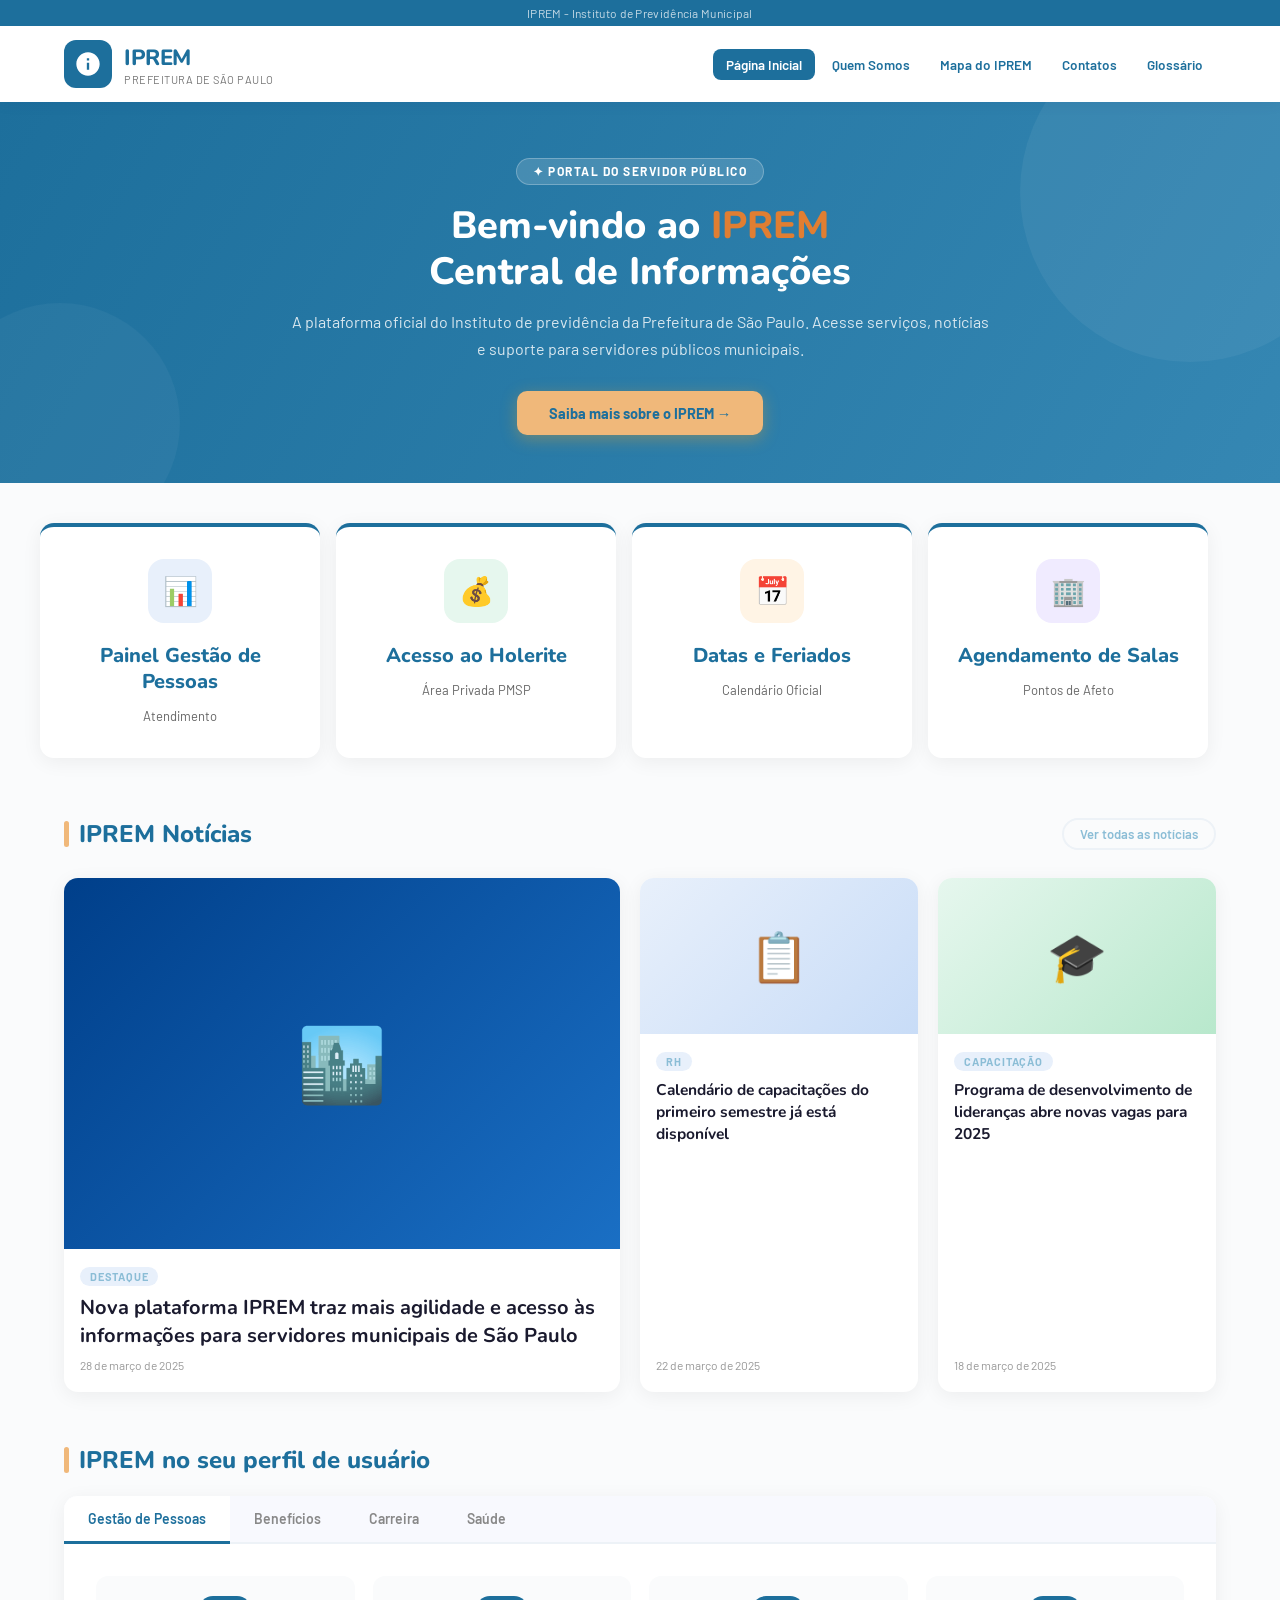
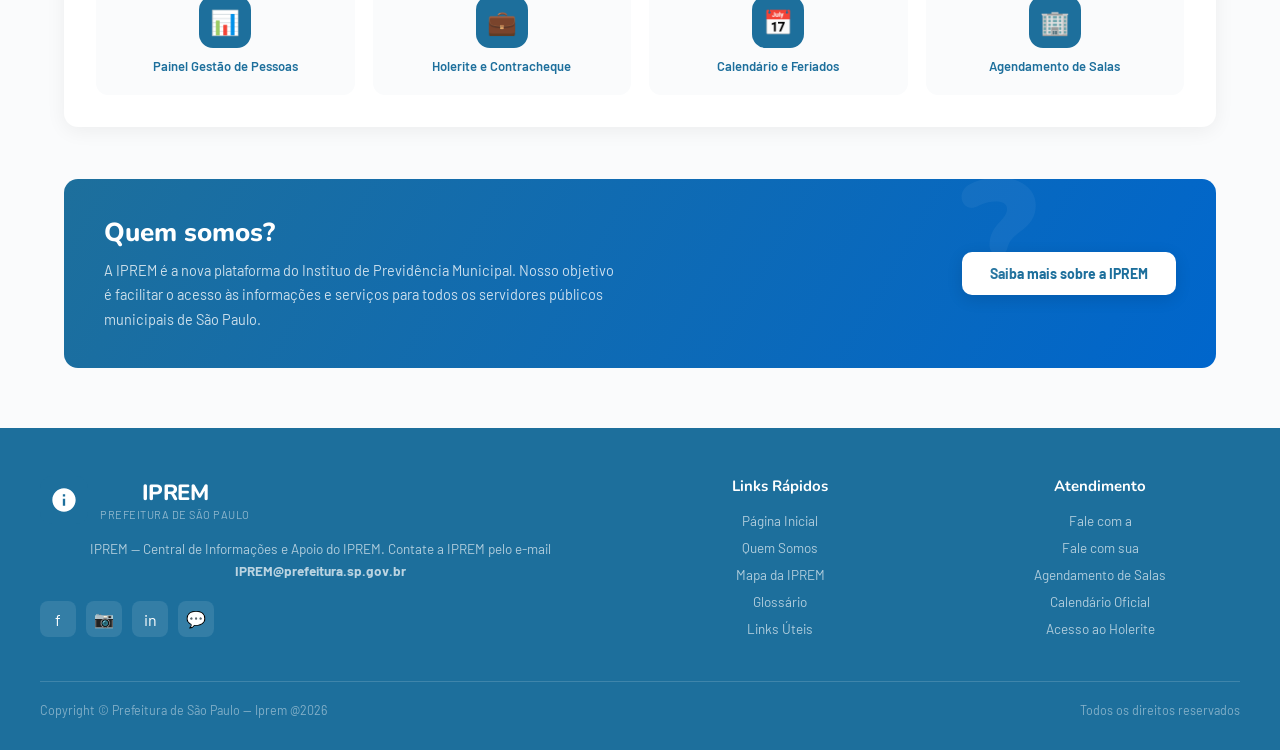
<file: iprem-sp.html>
<!DOCTYPE html>
<html lang="pt-BR">
<head>
  <meta charset="UTF-8" />
  <meta name="viewport" content="width=device-width, initial-scale=1.0"/>
  <title>IPREM - Central de Informações e Apoio</title>
  <link href="https://fonts.googleapis.com/css2?family=Nunito:wght@400;600;700;800&family=Barlow:wght@400;500;600;700&display=swap" rel="stylesheet"/>
  <link href="style.css" rel="stylesheet">
  <link rel="icon" type="image/png" href="iprem.png">
</head>
<body>

<!-- HEADER -->
<header>
  <div class="header-top">
    IPREM - Instituto de Previdência Municipal
  </div>
  <div class="header-main">
    <a href="#" class="logo">
      <div class="logo-icon">
        <svg viewBox="0 0 24 24"><path d="M12 2C6.48 2 2 6.48 2 12s4.48 10 10 10 10-4.48 10-10S17.52 2 12 2zm1 15h-2v-6h2v6zm0-8h-2V7h2v2z"/></svg>
      </div>
      <div class="logo-text">
        <strong>IPREM</strong>
        <span>Prefeitura de São Paulo</span>
      </div>
    </a>
    <nav>
      <a href="#" class="active">Página Inicial</a>
      <a href="quem-somos.html">Quem Somos</a>
      <a href="mapa-iprem.html">Mapa do IPREM</a>
      <a href="contatos.html">Contatos</a>
      <a href="#">Glossário</a>
    </nav>
    <button class="hamburger" id="hamburger" aria-label="Menu">
      <span></span><span></span><span></span>
    </button>
  </div>
  <div class="mobile-nav" id="mobileNav">
    <a href="#">Página Inicial</a>
    <a href="quem-somos.html">Quem Somos</a>
    <a href="mapa-iprem.html">Mapa da IPREM</a>
    <a href="#">Links Úteis</a>
    <a href="#">Glossário</a>
  </div>
</header>

<!-- HERO -->
<section class="hero">
  <div class="hero-content">
    <span class="hero-badge">✦ Portal do Servidor Público</span>
    <h1>Bem-vindo ao <em>IPREM</em><br>Central de Informações</h1>
    <p>A plataforma oficial do Instituto de previdência da Prefeitura de São Paulo. Acesse serviços, notícias e suporte para servidores públicos municipais.</p>
    <a href="#" class="hero-btn">Saiba mais sobre o IPREM →</a>
  </div>
</section>

<!-- QUICK ACCESS -->
<div class="quick-access">
  <div class="quick-cards">
    <a href="#" class="quick-card">
      <div class="icon icon-blue">📊</div>
      <strong>Painel Gestão de Pessoas</strong>
      <span>Atendimento</span>
    </a>
    <a href="#" class="quick-card">
      <div class="icon icon-green">💰</div>
      <strong>Acesso ao Holerite</strong>
      <span>Área Privada PMSP</span>
    </a>
    <a href="#" class="quick-card">
      <div class="icon icon-orange">📅</div>
      <strong>Datas e Feriados</strong>
      <span>Calendário Oficial</span>
    </a>
    <a href="#" class="quick-card">
      <div class="icon icon-purple">🏢</div>
      <strong>Agendamento de Salas</strong>
      <span>Pontos de Afeto</span>
    </a>
  </div>
</div>

<!-- NEWS SECTION -->
<section class="section">
  <div class="section-header">
    <h2 class="section-title">IPREM Notícias</h2>
    <a href="#" class="see-all">Ver todas as notícias</a>
  </div>
  <div class="news-grid">
    <a href="#" class="news-card featured">
      <div class="news-img tall" style="background:linear-gradient(135deg,#003f8a 0%,#1a6fc4 100%);font-size:72px;">🏙️</div>
      <div class="news-body">
        <span class="news-tag">Destaque</span>
        <p class="news-title">Nova plataforma IPREM traz mais agilidade e acesso às informações para servidores municipais de São Paulo</p>
        <p class="news-date">28 de março de 2025</p>
      </div>
    </a>
    <a href="#" class="news-card">
      <div class="news-img" style="background:linear-gradient(135deg,#e8f0fb 0%,#c8dcf7 100%);font-size:48px;">📋</div>
      <div class="news-body">
        <span class="news-tag">RH</span>
        <p class="news-title">Calendário de capacitações do primeiro semestre já está disponível</p>
        <p class="news-date">22 de março de 2025</p>
      </div>
    </a>
    <a href="#" class="news-card">
      <div class="news-img" style="background:linear-gradient(135deg,#e6f7ee 0%,#b8e8cc 100%);font-size:48px;">🎓</div>
      <div class="news-body">
        <span class="news-tag">Capacitação</span>
        <p class="news-title">Programa de desenvolvimento de lideranças abre novas vagas para 2025</p>
        <p class="news-date">18 de março de 2025</p>
      </div>
    </a>
  </div>
</section>

<!-- PROFILE SECTION -->
<section class="section" style="margin-top: 0;">
  <h2 class="section-title" style="margin-bottom:20px;">IPREM no seu perfil de usuário</h2>
  <div class="profile-section">
    <div class="profile-tabs">
      <div class="profile-tab active" data-tab="gp">Gestão de Pessoas</div>
      <div class="profile-tab" data-tab="beneficios">Benefícios</div>
      <div class="profile-tab" data-tab="carreira">Carreira</div>
      <div class="profile-tab" data-tab="saude">Saúde</div>
    </div>
    <div class="profile-content">
      <div class="profile-grid" id="profileGrid">
        <a href="#" class="profile-item">
          <div class="p-icon">📊</div>
          <span>Painel Gestão de Pessoas</span>
        </a>
        <a href="#" class="profile-item">
          <div class="p-icon">💼</div>
          <span>Holerite e Contracheque</span>
        </a>
        <a href="#" class="profile-item">
          <div class="p-icon">📅</div>
          <span>Calendário e Feriados</span>
        </a>
        <a href="#" class="profile-item">
          <div class="p-icon">🏢</div>
          <span>Agendamento de Salas</span>
        </a>
      </div>
    </div>
  </div>
</section>

<!-- INFO BANNER -->
<div class="info-banner">
  <div class="info-text">
    <h2>Quem somos?</h2>
    <p>A IPREM é a nova plataforma do Instituo de Previdência Municipal. Nosso objetivo é facilitar o acesso às informações e serviços para todos os servidores públicos municipais de São Paulo.</p>
  </div>
  <a href="#" class="info-btn">Saiba mais sobre a IPREM</a>
</div>

<!-- FOOTER -->
<footer>
  <div class="footer-inner">
    <div class="footer-grid">
      <div>
        <a href="#" class="logo footer-brand">
          <div class="logo-icon">
            <svg viewBox="0 0 24 24"><path d="M12 2C6.48 2 2 6.48 2 12s4.48 10 10 10 10-4.48 10-10S17.52 2 12 2zm1 15h-2v-6h2v6zm0-8h-2V7h2v2z"/></svg>
          </div>
            <div class="logo-text">
            <strong>IPREM</strong>
            <span>Prefeitura de São Paulo</span>
            </div>
        </a>
        <p class="footer-about">IPREM — Central de Informações e Apoio do IPREM. Contate a IPREM pelo e-mail <strong style="color:rgba(255,255,255,0.7)">IPREM@prefeitura.sp.gov.br</strong></p>
        <div class="social-links">
          <a class="social-link" title="Facebook">f</a>
          <a class="social-link" title="Instagram">📷</a>
          <a class="social-link" title="LinkedIn">in</a>
          <a class="social-link" title="WhatsApp">💬</a>
        </div>
      </div>
      <div class="footer-col">
        <h4>Links Rápidos</h4>
        <ul>
          <li><a href="#">Página Inicial</a></li>
          <li><a href="quem-somos.html">Quem Somos</a></li>
          <li><a href="mapa-iprem.html">Mapa da IPREM</a></li>
          <li><a href="#">Glossário</a></li>
          <li><a href="#">Links Úteis</a></li>
        </ul>
      </div>
      <div class="footer-col">
        <h4>Atendimento</h4>
        <ul>
          <li><a href="#">Fale com a </a></li>
          <li><a href="#">Fale com sua </a></li>
          <li><a href="#">Agendamento de Salas</a></li>
          <li><a href="#">Calendário Oficial</a></li>
          <li><a href="#">Acesso ao Holerite</a></li>
        </ul>
      </div>
    </div>
    <div class="footer-bottom">
      <span>Copyright © Prefeitura de São Paulo — Iprem @2026</span>
      <span>Todos os direitos reservados</span>
    </div>
  </div>
</footer>

<script src="script.js"></script>

</body>
</html>
</file>
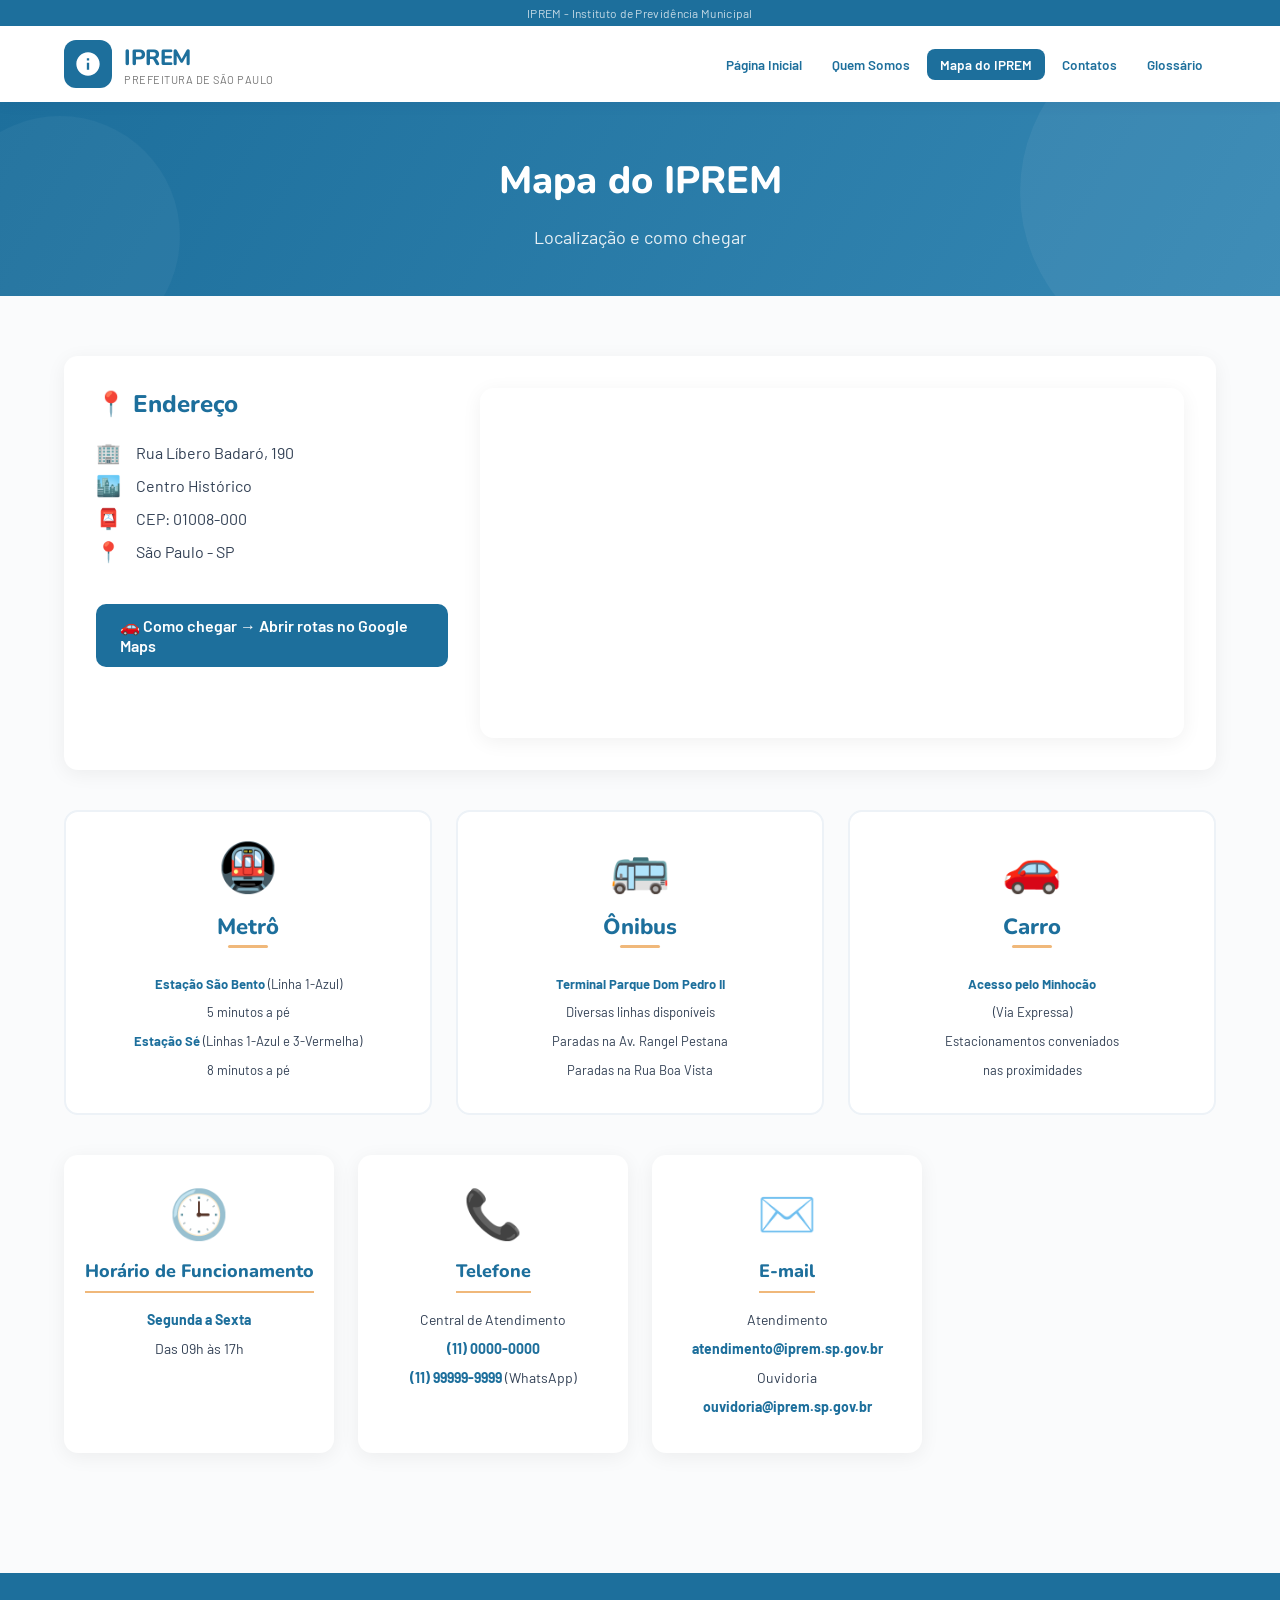
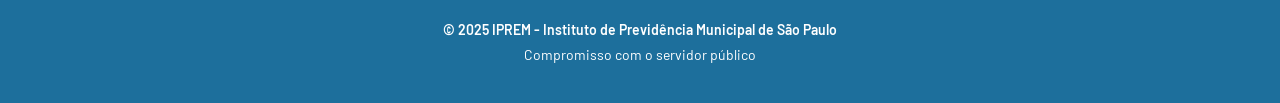
<file: mapa-iprem.html>
<!DOCTYPE html>
<html lang="pt-BR">
<head>
  <meta charset="UTF-8" />
  <meta name="viewport" content="width=device-width, initial-scale=1.0"/>
  <title>IPREM - Mapa do IPREM | Localização</title>
  <meta name="description" content="Localização do IPREM-SP - Instituto de Previdência Municipal de São Paulo. Endereço, como chegar, mapa interativo e contato.">
  <link href="https://fonts.googleapis.com/css2?family=Nunito:wght@400;600;700;800&family=Barlow:wght@400;500;600;700&display=swap" rel="stylesheet"/>
  <link href="style.css" rel="stylesheet">
  <link rel="icon" type="image/png" href="iprem.png">
</head>
<body>

<!-- HEADER -->
<header>
  <div class="header-top">
    IPREM - Instituto de Previdência Municipal
  </div>
  <div class="header-main">
    <a href="index.html" class="logo">
      <div class="logo-icon">
        <svg viewBox="0 0 24 24" width="40" height="40">
          <path d="M12 2C6.48 2 2 6.48 2 12s4.48 10 10 10 10-4.48 10-10S17.52 2 12 2zm1 15h-2v-6h2v6zm0-8h-2V7h2v2z" fill="#fff"/>
        </svg>
      </div>
      <div class="logo-text">
        <strong>IPREM</strong>
        <span>Prefeitura de São Paulo</span>
      </div>
    </a>
    <nav>
      <a href="index.html">Página Inicial</a>
      <a href="quem-somos.html">Quem Somos</a>
      <a href="mapa-iprem.html" class="active">Mapa do IPREM</a>
      <a href="contatos.html">Contatos</a>
      <a href="#">Glossário</a>
    </nav>
    <button class="hamburger" id="hamburger" aria-label="Menu">
      <span></span><span></span><span></span>
    </button>
  </div>
</header>

<!-- HERO -->
<section class="hero">
  <div class="hero-content">
    <h1>Mapa do IPREM</h1>
    <em class="sub">Localização e como chegar</em>
  </div>
</section>

<!-- CONTEÚDO PRINCIPAL -->
<main>
  <div class="mapa-container">
    
    <!-- Endereço + Mapa -->
    <div class="endereco-card">
      <div class="endereco-info">
        <h2>📍 Endereço</h2>
        <div class="endereco-detalhe">
          <p><span class="emoji">🏢</span> Rua Líbero Badaró, 190</p>
          <p><span class="emoji">🏙️</span> Centro Histórico</p>
          <p><span class="emoji">📮</span> CEP: 01008-000</p>
          <p><span class="emoji">📍</span> São Paulo - SP</p>
        </div>
        <a href="https://www.google.com/maps/dir//R.+Líbero+Badaró,+190+-+Centro+Histórico+de+São+Paulo,+São+Paulo+-+SP,+01008-000" target="_blank" class="btn-rotas">
          🚗 Como chegar → Abrir rotas no Google Maps
        </a>
      </div>
      
      <div class="mapa-wrapper">
        <iframe 
          src="https://www.google.com/maps/embed?pb=!1m18!1m12!1m3!1d3657.091702930485!2d-46.636415!3d-23.5505199!2m3!1f0!2f0!3f0!3m2!1i1024!2i768!4f13.1!3m3!1m2!1s0x94ce59a3b6c2b8c5%3A0x8a5e2b3c4d5e6f7!2sR.%20L%C3%ADbero%20Badar%C3%B3%2C%20190%20-%20Centro%20Hist%C3%B3rico%20de%20S%C3%A3o%20Paulo%2C%20S%C3%A3o%20Paulo%20-%20SP%2C%2001008-000!5e0!3m2!1spt-BR!2sbr!4v1700000000000!5m2!1spt-BR!2sbr" 
          allowfullscreen="" 
          loading="lazy" 
          referrerpolicy="no-referrer-when-downgrade">
        </iframe>
      </div>
    </div>

    <!-- Como chegar - Transporte -->
  <!-- Como chegar - Cards com bordas -->
<div class="transporte-cards">
  <div class="transporte-card">
    <div class="transporte-icon">🚇</div>
    <h3>Metrô</h3>
    <div class="transporte-info">
      <p><strong>Estação São Bento</strong> (Linha 1-Azul)</p>
      <p>5 minutos a pé</p>
      <p><strong>Estação Sé</strong> (Linhas 1-Azul e 3-Vermelha)</p>
      <p>8 minutos a pé</p>
    </div>
  </div>

  <div class="transporte-card">
    <div class="transporte-icon">🚌</div>
    <h3>Ônibus</h3>
    <div class="transporte-info">
      <p><strong>Terminal Parque Dom Pedro II</strong></p>
      <p>Diversas linhas disponíveis</p>
      <p>Paradas na Av. Rangel Pestana</p>
      <p>Paradas na Rua Boa Vista</p>
    </div>
  </div>

  <div class="transporte-card">
    <div class="transporte-icon">🚗</div>
    <h3>Carro</h3>
    <div class="transporte-info">
      <p><strong>Acesso pelo Minhocão</strong></p>
      <p>(Via Expressa)</p>
      <p>Estacionamentos conveniados</p>
      <p>nas proximidades</p>
    </div>
  </div>
</div>

    <!-- Horário de Funcionamento -->
  <div class="contato-cards">
  <div class="contato-card">
    <div class="contato-icon">🕒</div>
    <h3>Horário de Funcionamento</h3>
    <div class="contato-info">
      <p><strong>Segunda a Sexta</strong></p>
      <p>Das 09h às 17h</p>
    </div>
  </div>

  <div class="contato-card">
    <div class="contato-icon">📞</div>
    <h3>Telefone</h3>
    <div class="contato-info">
      <p>Central de Atendimento</p>
      <p><strong>(11) 0000-0000</strong></p>
      <p><strong>(11) 99999-9999</strong> (WhatsApp)</p>
    </div>
  </div>

  <div class="contato-card">
    <div class="contato-icon">✉️</div>
    <h3>E-mail</h3>
    <div class="contato-info">
      <p>Atendimento</p>
      <p><strong>atendimento@iprem.sp.gov.br</strong></p>
      <p>Ouvidoria</p>
      <p><strong>ouvidoria@iprem.sp.gov.br</strong></p>
    </div>
  </div>

</main>

<!-- FOOTER -->
<footer>
  <div class="container">
    <p>&copy; 2025 IPREM - Instituto de Previdência Municipal de São Paulo</p>
    <p>Compromisso com o servidor público</p>
  </div>
</footer>

<script>
  const hamburger = document.getElementById('hamburger');
  const nav = document.querySelector('nav');
  if (hamburger && nav) {
    hamburger.addEventListener('click', () => {
      nav.classList.toggle('show');
    });
  }
</script>

</body>
</html>
</file>
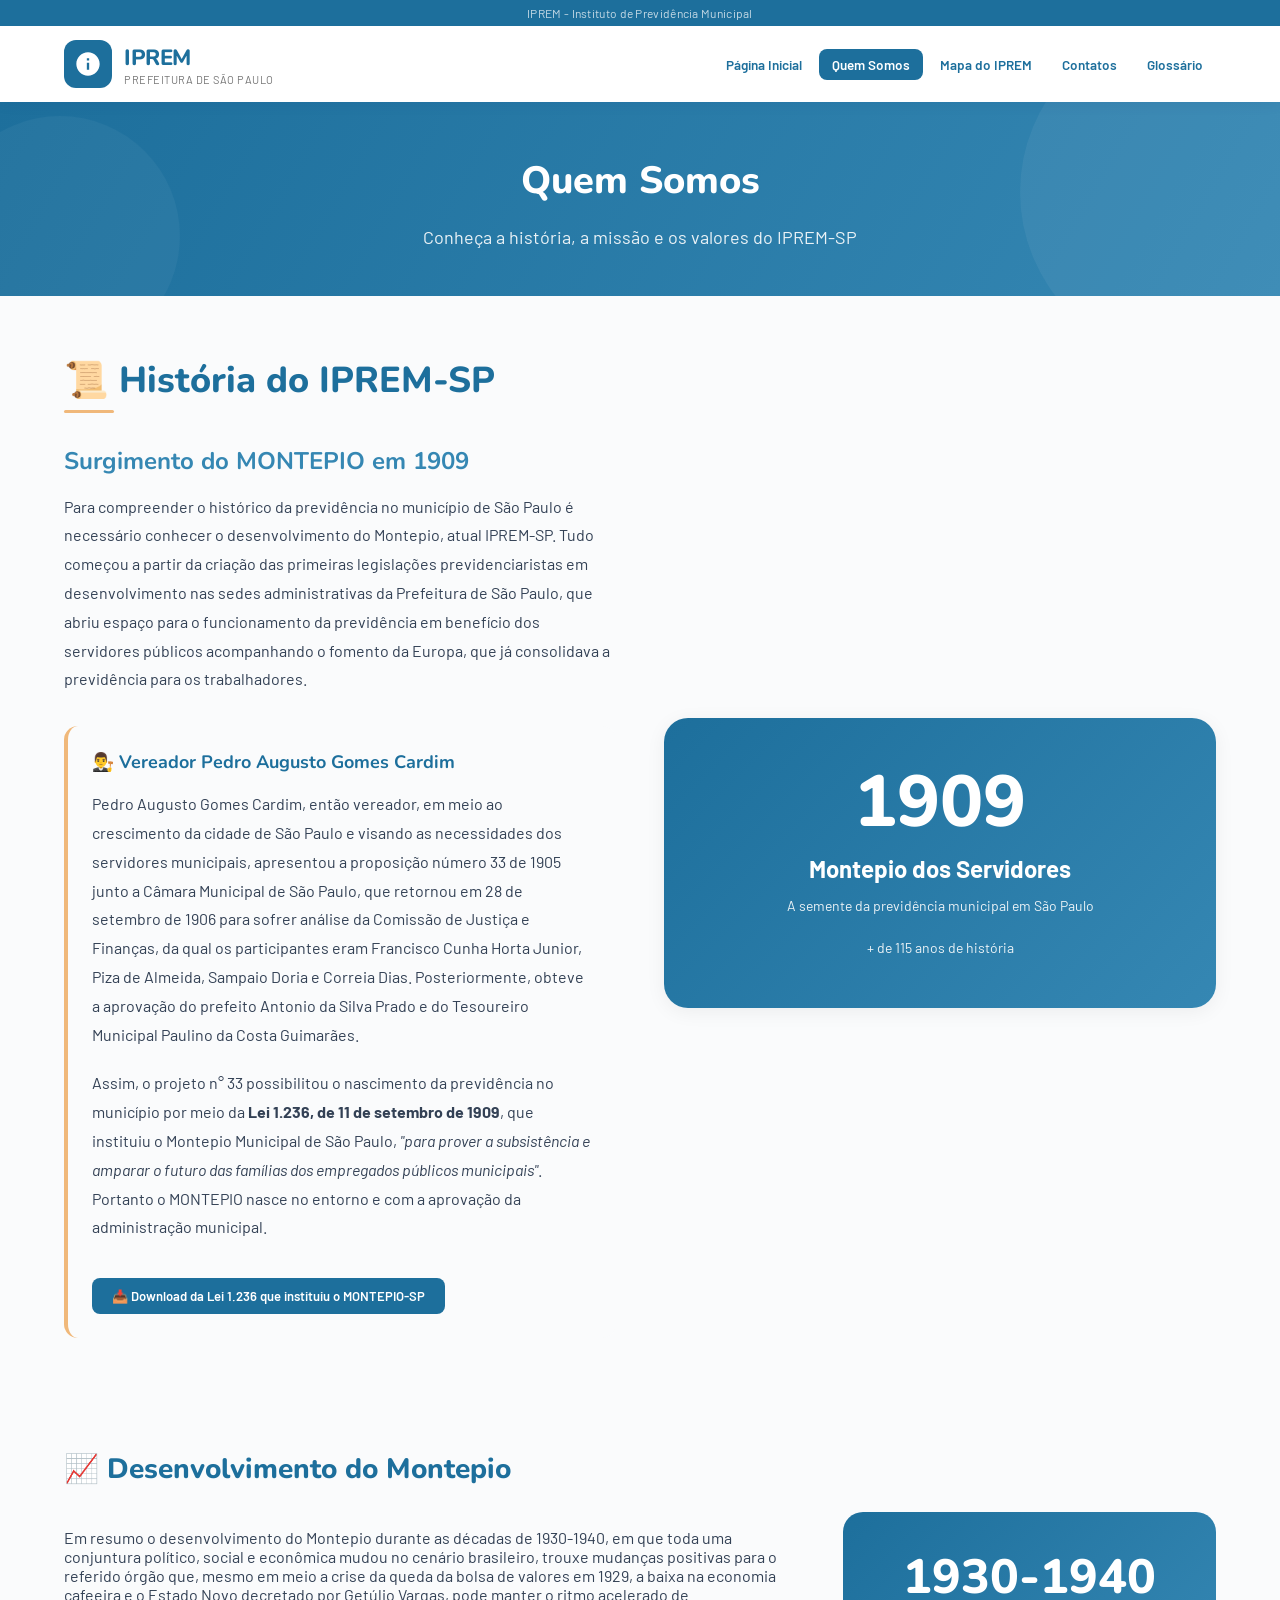
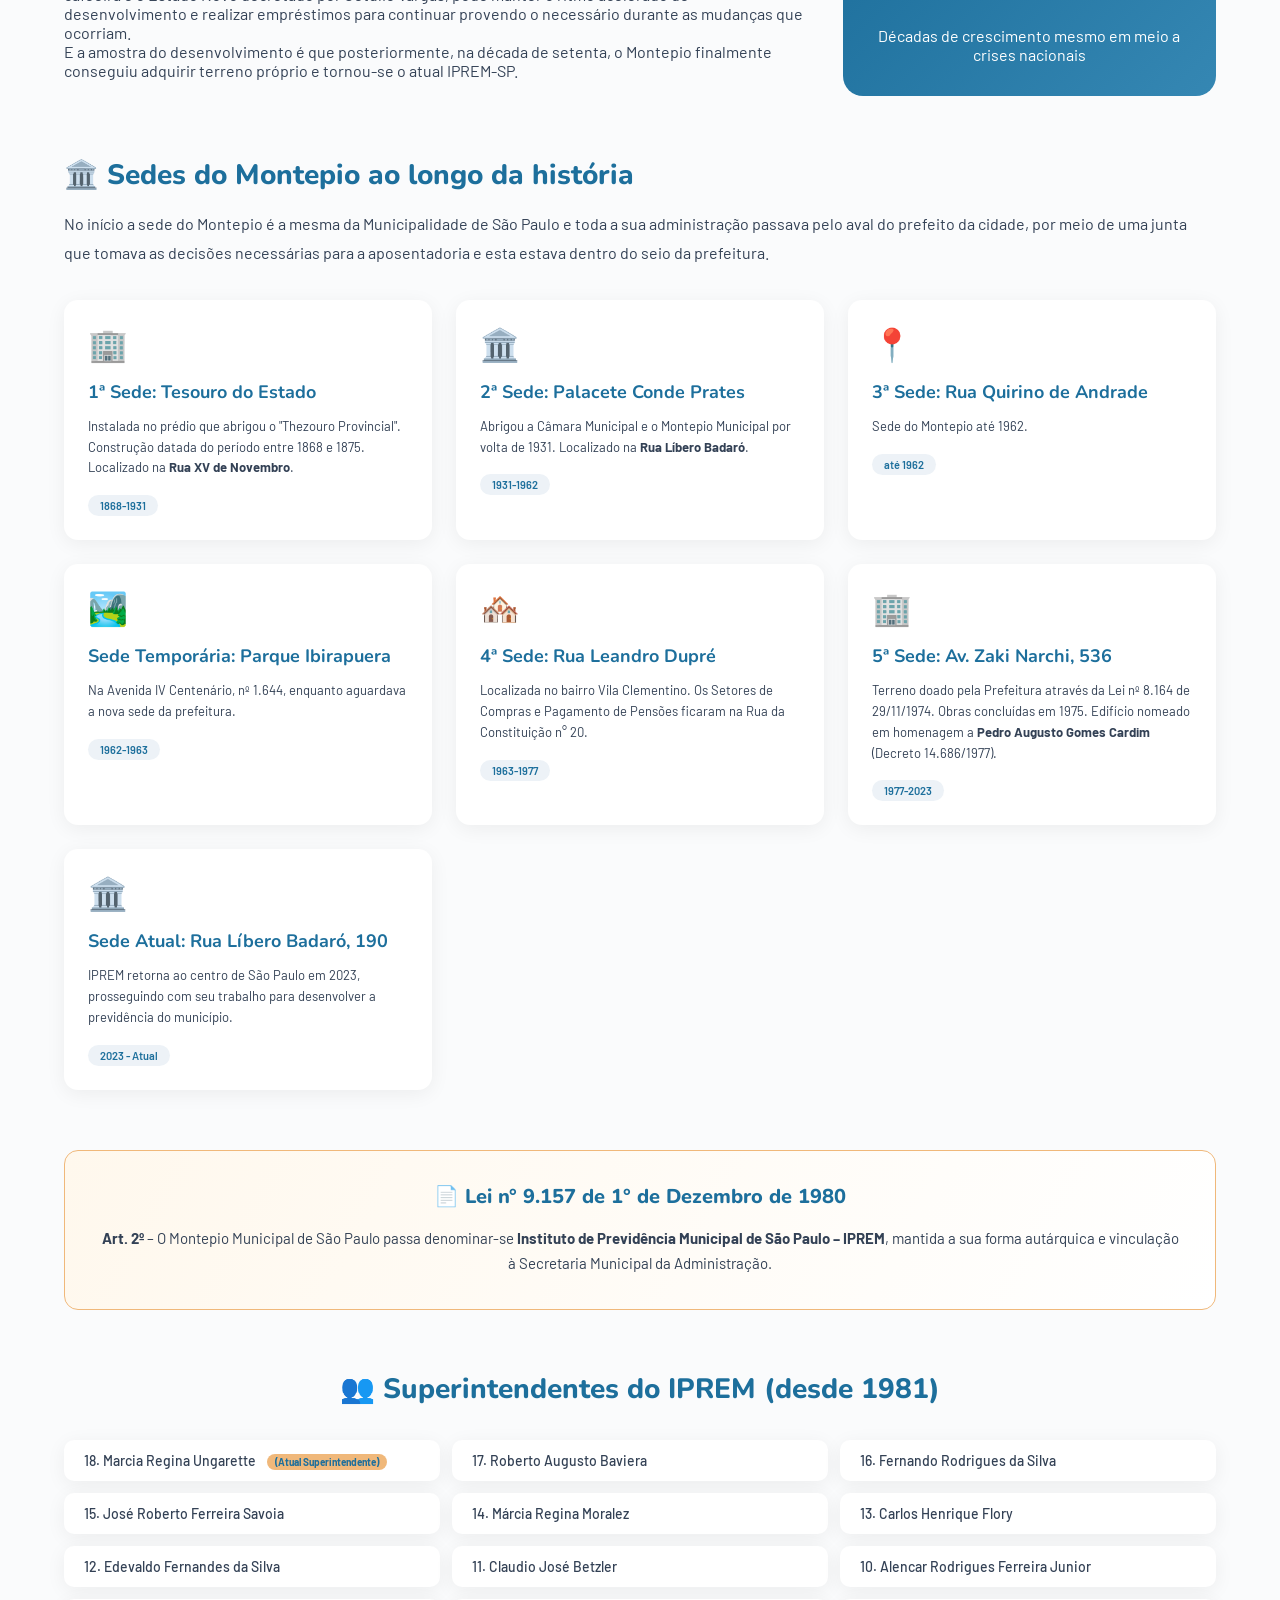
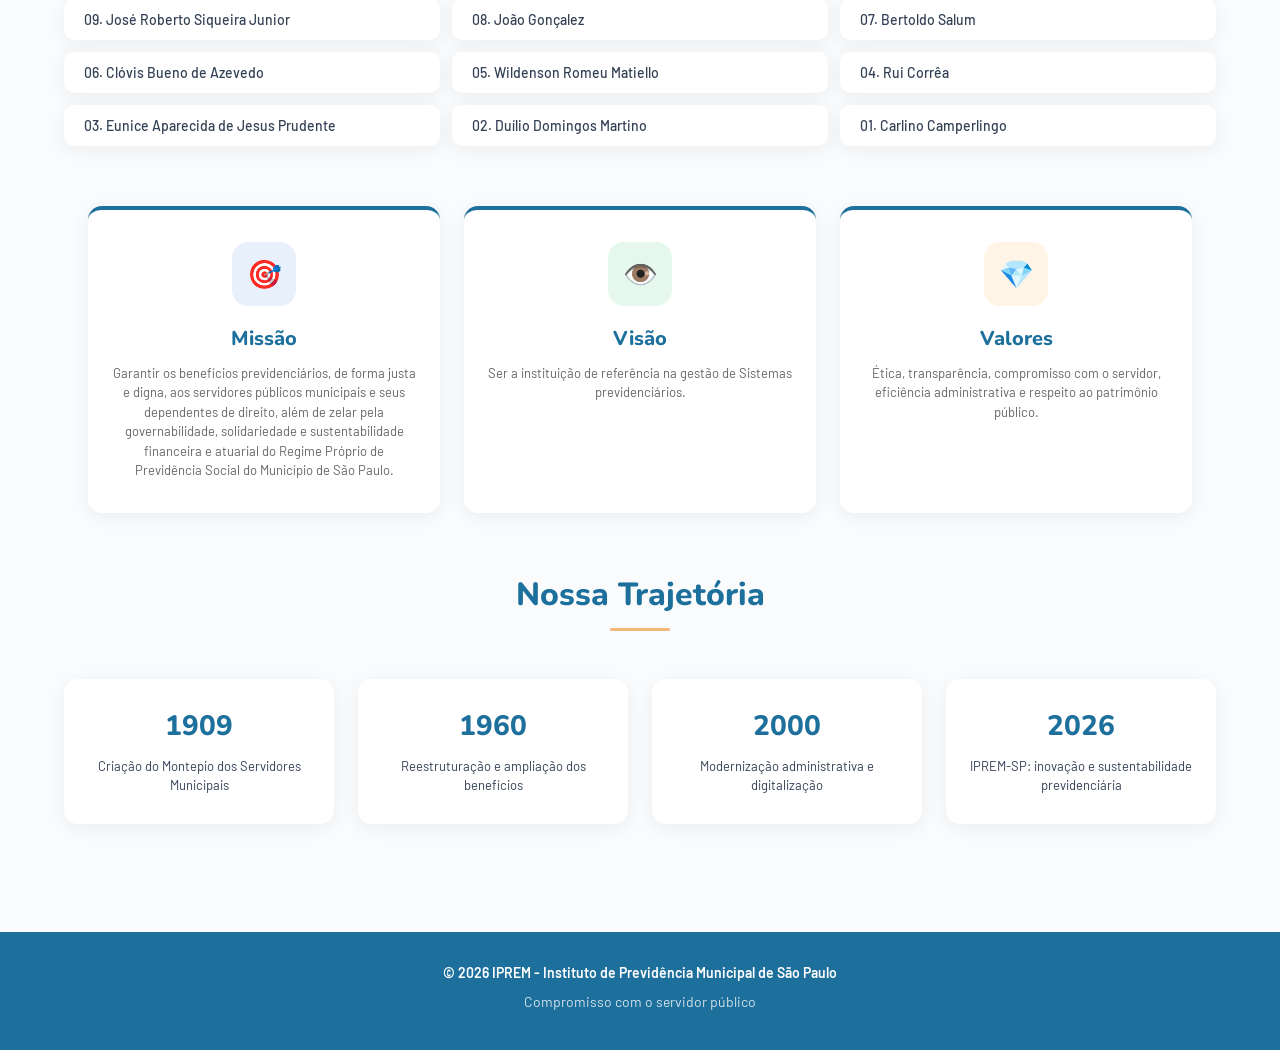
<file: quem-somos.html>
<!DOCTYPE html>
<html lang="pt-BR">
<head>
  <meta charset="UTF-8" />
  <meta name="viewport" content="width=device-width, initial-scale=1.0"/>
  <title>IPREM - Quem Somos | Instituto de Previdência Municipal</title>
  <meta name="description" content="Conheça a história do IPREM-SP, desde o Montepio de 1909 até os dias atuais. Missão, visão e valores do Instituto de Previdência Municipal de São Paulo.">
  <link href="https://fonts.googleapis.com/css2?family=Nunito:wght@400;600;700;800&family=Barlow:wght@400;500;600;700&display=swap" rel="stylesheet"/>
  <link href="style.css" rel="stylesheet">
  <link rel="icon" type="image/png" href="iprem.png">
</head>
<body>

<!-- HEADER (igual ao seu original) -->
<header>
  <div class="header-top">
    IPREM - Instituto de Previdência Municipal
  </div>
  <div class="header-main">
    <a href="#" class="logo">
      <div class="logo-icon">
        <svg viewBox="0 0 24 24"><path d="M12 2C6.48 2 2 6.48 2 12s4.48 10 10 10 10-4.48 10-10S17.52 2 12 2zm1 15h-2v-6h2v6zm0-8h-2V7h2v2z"/></svg>
      </div>
      <div class="logo-text">
        <strong>IPREM</strong>
        <span>Prefeitura de São Paulo</span>
      </div>
    </a>
    <nav>
      <a href="index.html">Página Inicial</a>
      <a href="quem-somos.html" class="active">Quem Somos</a>
      <a href="mapa-iprem.html">Mapa do IPREM</a>
      <a href="contatos.html">Contatos</a>
      <a href="#">Glossário</a>
    </nav>
    <button class="hamburger" id="hamburger" aria-label="Menu">
      <span></span><span></span><span></span>
    </button>
  </div>
  <div class="mobile-nav" id="mobileNav">
    <a href="index.html">Página Inicial</a>
    <a href="quemSomos.html">Quem Somos</a>
    <a href="mapa-iprem.html">Mapa da IPREM</a>
    <a href="#">Links Úteis</a>
    <a href="#">Glossário</a>
  </div>
</header>

<!-- CONTEÚDO PRINCIPAL - QUEM SOMOS -->
<main>
  <!-- Hero section -->
  <section class="hero">
    <div class="hero-content">
      <h1>Quem Somos</h1>
      <em class="sub">Conheça a história, a missão e os valores do IPREM-SP</em>
    </div>
  </section>

  <div class="quem-somos-section">
    
    <!-- ===== SEÇÃO 1: SURGIMENTO DO MONTEPIO ===== -->
    <div class="historia-container">
      <div class="historia-texto">
        <h2>📜 História do IPREM-SP</h2>
        <h3>Surgimento do MONTEPIO em 1909</h3>
        <p>Para compreender o histórico da previdência no município de São Paulo é necessário conhecer o desenvolvimento do Montepio, atual IPREM-SP. Tudo começou a partir da criação das primeiras legislações previdenciaristas em desenvolvimento nas sedes administrativas da Prefeitura de São Paulo, que abriu espaço para o funcionamento da previdência em benefício dos servidores públicos acompanhando o fomento da Europa, que já consolidava a previdência para os trabalhadores.</p>
        
        <div class="destaque-vereador">
          <h4>👨‍⚖️ Vereador Pedro Augusto Gomes Cardim</h4>
          <p>Pedro Augusto Gomes Cardim, então vereador, em meio ao crescimento da cidade de São Paulo e visando as necessidades dos servidores municipais, apresentou a proposição número 33 de 1905 junto a Câmara Municipal de São Paulo, que retornou em 28 de setembro de 1906 para sofrer análise da Comissão de Justiça e Finanças, da qual os participantes eram Francisco Cunha Horta Junior, Piza de Almeida, Sampaio Doria e Correia Dias. Posteriormente, obteve a aprovação do prefeito Antonio da Silva Prado e do Tesoureiro Municipal Paulino da Costa Guimarães.</p>
          <p>Assim, o projeto n° 33 possibilitou o nascimento da previdência no município por meio da <strong>Lei 1.236, de 11 de setembro de 1909</strong>, que instituiu o Montepio Municipal de São Paulo, <em>"para prover a subsistência e amparar o futuro das famílias dos empregados públicos municipais"</em>. Portanto o MONTEPIO nasce no entorno e com a aprovação da administração municipal.</p>
          <a href="Lei-1236-de-11-de-Set-Montepi.pdf" download class="btn-download">
          📥 Download da Lei 1.236 que instituiu o MONTEPIO-SP
          </a>
        </div>
      </div>
      <div class="historia-imagem">
        <div class="ano">1909</div>
        <h3>Montepio dos Servidores</h3>
        <p>A semente da previdência municipal em São Paulo</p>
        <p style="margin-top: 20px; font-size: 14px; opacity: 0.9;">+ de 115 anos de história</p>
      </div>
    </div>

    <!-- ===== SEÇÃO 2: DESENVOLVIMENTO DO MONTEPIO ===== -->
    <div class="desenvolvimento-section">
      <h2>📈 Desenvolvimento do Montepio</h2>
      <div class="desenvolvimento-grid">
        <div class="desenvolvimento-texto">
          <p>Em resumo o desenvolvimento do Montepio durante as décadas de 1930-1940, em que toda uma conjuntura político, social e econômica mudou no cenário brasileiro, trouxe mudanças positivas para o referido órgão que, mesmo em meio a crise da queda da bolsa de valores em 1929, a baixa na economia cafeeira e o Estado Novo decretado por Getúlio Vargas, pode manter o ritmo acelerado de desenvolvimento e realizar empréstimos para continuar provendo o necessário durante as mudanças que ocorriam.</p>
          <p>E a amostra do desenvolvimento é que posteriormente, na década de setenta, o Montepio finalmente conseguiu adquirir terreno próprio e tornou-se o atual IPREM-SP.</p>
        </div>
        <div class="desenvolvimento-destaque">
          <div class="numero-destaque">1930-1940</div>
          <p>Décadas de crescimento mesmo em meio a crises nacionais</p>
        </div>
      </div>
    </div>

    <!-- ===== SEÇÃO 3: SEDES DO MONTEPIO ===== -->
    <div class="sedes-section">
      <h2>🏛️ Sedes do Montepio ao longo da história</h2>
      <p class="sedes-intro">No início a sede do Montepio é a mesma da Municipalidade de São Paulo e toda a sua administração passava pelo aval do prefeito da cidade, por meio de uma junta que tomava as decisões necessárias para a aposentadoria e esta estava dentro do seio da prefeitura.</p>
      
      <div class="sedes-grid">
        <div class="sede-card">
          <div class="sede-icon">🏢</div>
          <h3>1ª Sede: Tesouro do Estado</h3>
          <p>Instalada no prédio que abrigou o "Thezouro Provincial". Construção datada do período entre 1868 e 1875. Localizado na <strong>Rua XV de Novembro</strong>.</p>
          <span class="sede-periodo">1868-1931</span>
        </div>
        
        <div class="sede-card">
          <div class="sede-icon">🏛️</div>
          <h3>2ª Sede: Palacete Conde Prates</h3>
          <p>Abrigou a Câmara Municipal e o Montepio Municipal por volta de 1931. Localizado na <strong>Rua Líbero Badaró</strong>.</p>
          <span class="sede-periodo">1931-1962</span>
        </div>
        
        <div class="sede-card">
          <div class="sede-icon">📍</div>
          <h3>3ª Sede: Rua Quirino de Andrade</h3>
          <p>Sede do Montepio até 1962.</p>
          <span class="sede-periodo">até 1962</span>
        </div>
        
        <div class="sede-card">
          <div class="sede-icon">🏞️</div>
          <h3>Sede Temporária: Parque Ibirapuera</h3>
          <p>Na Avenida IV Centenário, nº 1.644, enquanto aguardava a nova sede da prefeitura.</p>
          <span class="sede-periodo">1962-1963</span>
        </div>
        
        <div class="sede-card">
          <div class="sede-icon">🏘️</div>
          <h3>4ª Sede: Rua Leandro Dupré</h3>
          <p>Localizada no bairro Vila Clementino. Os Setores de Compras e Pagamento de Pensões ficaram na Rua da Constituição n° 20.</p>
          <span class="sede-periodo">1963-1977</span>
        </div>
        
        <div class="sede-card">
          <div class="sede-icon">🏢</div>
          <h3>5ª Sede: Av. Zaki Narchi, 536</h3>
          <p>Terreno doado pela Prefeitura através da Lei nº 8.164 de 29/11/1974. Obras concluídas em 1975. Edifício nomeado em homenagem a <strong>Pedro Augusto Gomes Cardim</strong> (Decreto 14.686/1977).</p>
          <span class="sede-periodo">1977-2023</span>
        </div>
        
        <div class="sede-card">
          <div class="sede-icon">🏛️</div>
          <h3>Sede Atual: Rua Líbero Badaró, 190</h3>
          <p>IPREM retorna ao centro de São Paulo em 2023, prosseguindo com seu trabalho para desenvolver a previdência do município.</p>
          <span class="sede-periodo">2023 - Atual</span>
        </div>
      </div>
    </div>

    <!-- ===== SEÇÃO 4: MUDANÇA DE NOME ===== -->
    <div class="lei-section">
      <div class="lei-card">
        <h3>📄 Lei n° 9.157 de 1° de Dezembro de 1980</h3>
        <p><strong>Art. 2º</strong> – O Montepio Municipal de São Paulo passa denominar-se <strong>Instituto de Previdência Municipal de São Paulo – IPREM</strong>, mantida a sua forma autárquica e vinculação à Secretaria Municipal da Administração.</p>
      </div>
    </div>

    <!-- ===== SEÇÃO 5: SUPERINTENDENTES ===== -->
    <div class="superintendentes-section">
      <h2>👥 Superintendentes do IPREM (desde 1981)</h2>
      <div class="superintendentes-grid">
        <div class="superintendente-item">18. Marcia Regina Ungarette <span class="atual">(Atual Superintendente)</span></div>
        <div class="superintendente-item">17. Roberto Augusto Baviera</div>
        <div class="superintendente-item">16. Fernando Rodrigues da Silva</div>
        <div class="superintendente-item">15. José Roberto Ferreira Savoia</div>
        <div class="superintendente-item">14. Márcia Regina Moralez</div>
        <div class="superintendente-item">13. Carlos Henrique Flory</div>
        <div class="superintendente-item">12. Edevaldo Fernandes da Silva</div>
        <div class="superintendente-item">11. Claudio José Betzler</div>
        <div class="superintendente-item">10. Alencar Rodrigues Ferreira Junior</div>
        <div class="superintendente-item">09. José Roberto Siqueira Junior</div>
        <div class="superintendente-item">08. João Gonçalez</div>
        <div class="superintendente-item">07. Bertoldo Salum</div>
        <div class="superintendente-item">06. Clóvis Bueno de Azevedo</div>
        <div class="superintendente-item">05. Wildenson Romeu Matiello</div>
        <div class="superintendente-item">04. Rui Corrêa</div>
        <div class="superintendente-item">03. Eunice Aparecida de Jesus Prudente</div>
        <div class="superintendente-item">02. Duílio Domingos Martino</div>
        <div class="superintendente-item">01. Carlino Camperlingo</div>
      </div>
    </div>

    
    <!-- Missão, Visão, Valores -->
  <div class="quick-access missao-visao">
  <div class="quick-cards">
    <a class="quick-card">
      <div class="icon icon-blue">🎯</div>
      <strong>Missão</strong>
      <span>Garantir os benefícios previdenciários, de forma justa e digna, aos servidores públicos municipais e seus dependentes de direito, além de zelar pela governabilidade, 
        solidariedade e sustentabilidade financeira e atuarial do Regime Próprio de Previdência Social do Município de São Paulo.</span>
    </a>
    <a class="quick-card">
      <div class="icon icon-green">👁️</div>
      <strong>Visão</strong>
      <span>Ser a instituição de referência na gestão de Sistemas previdenciários.</span>
    </a>
    <a class="quick-card">
      <div class="icon icon-orange">💎</div>
      <strong>Valores</strong>
      <span>Ética, transparência, compromisso com o servidor, eficiência administrativa e respeito ao patrimônio público.</span>
    </a>
  </div>
</div>

    <!-- Linha do tempo resumida -->
    <div class="linha-do-tempo">
      <h2>Nossa Trajetória</h2>
      <div class="timeline">
        <div class="timeline-item">
          <div class="ano">1909</div>
          <p>Criação do Montepio dos Servidores Municipais</p>
        </div>
        <div class="timeline-item">
          <div class="ano">1960</div>
          <p>Reestruturação e ampliação dos benefícios</p>
        </div>
        <div class="timeline-item">
          <div class="ano">2000</div>
          <p>Modernização administrativa e digitalização</p>
        </div>
        <div class="timeline-item">
          <div class="ano">2026</div>
          <p>IPREM-SP: inovação e sustentabilidade previdenciária</p>
        </div>
      </div>
    </div>
  </div>
</main>

<!-- FOOTER (adicione se quiser) -->
<footer style="background: #1d6f9c; color: white; text-align: center; padding: 32px; margin-top: 48px;">
  <p>&copy; 2026 IPREM - Instituto de Previdência Municipal de São Paulo</p>
  <p style="margin-top: 12px; font-size: 14px; opacity: 0.8;">Compromisso com o servidor público</p>
</footer>

<script>
  // Menu hambúrguer (se ainda não tiver no seu site)
  const hamburger = document.getElementById('hamburger');
  const nav = document.querySelector('nav');
  if (hamburger && nav) {
    hamburger.addEventListener('click', () => {
      nav.classList.toggle('show');
    });
  }
</script>

</body>
</html>
</file>
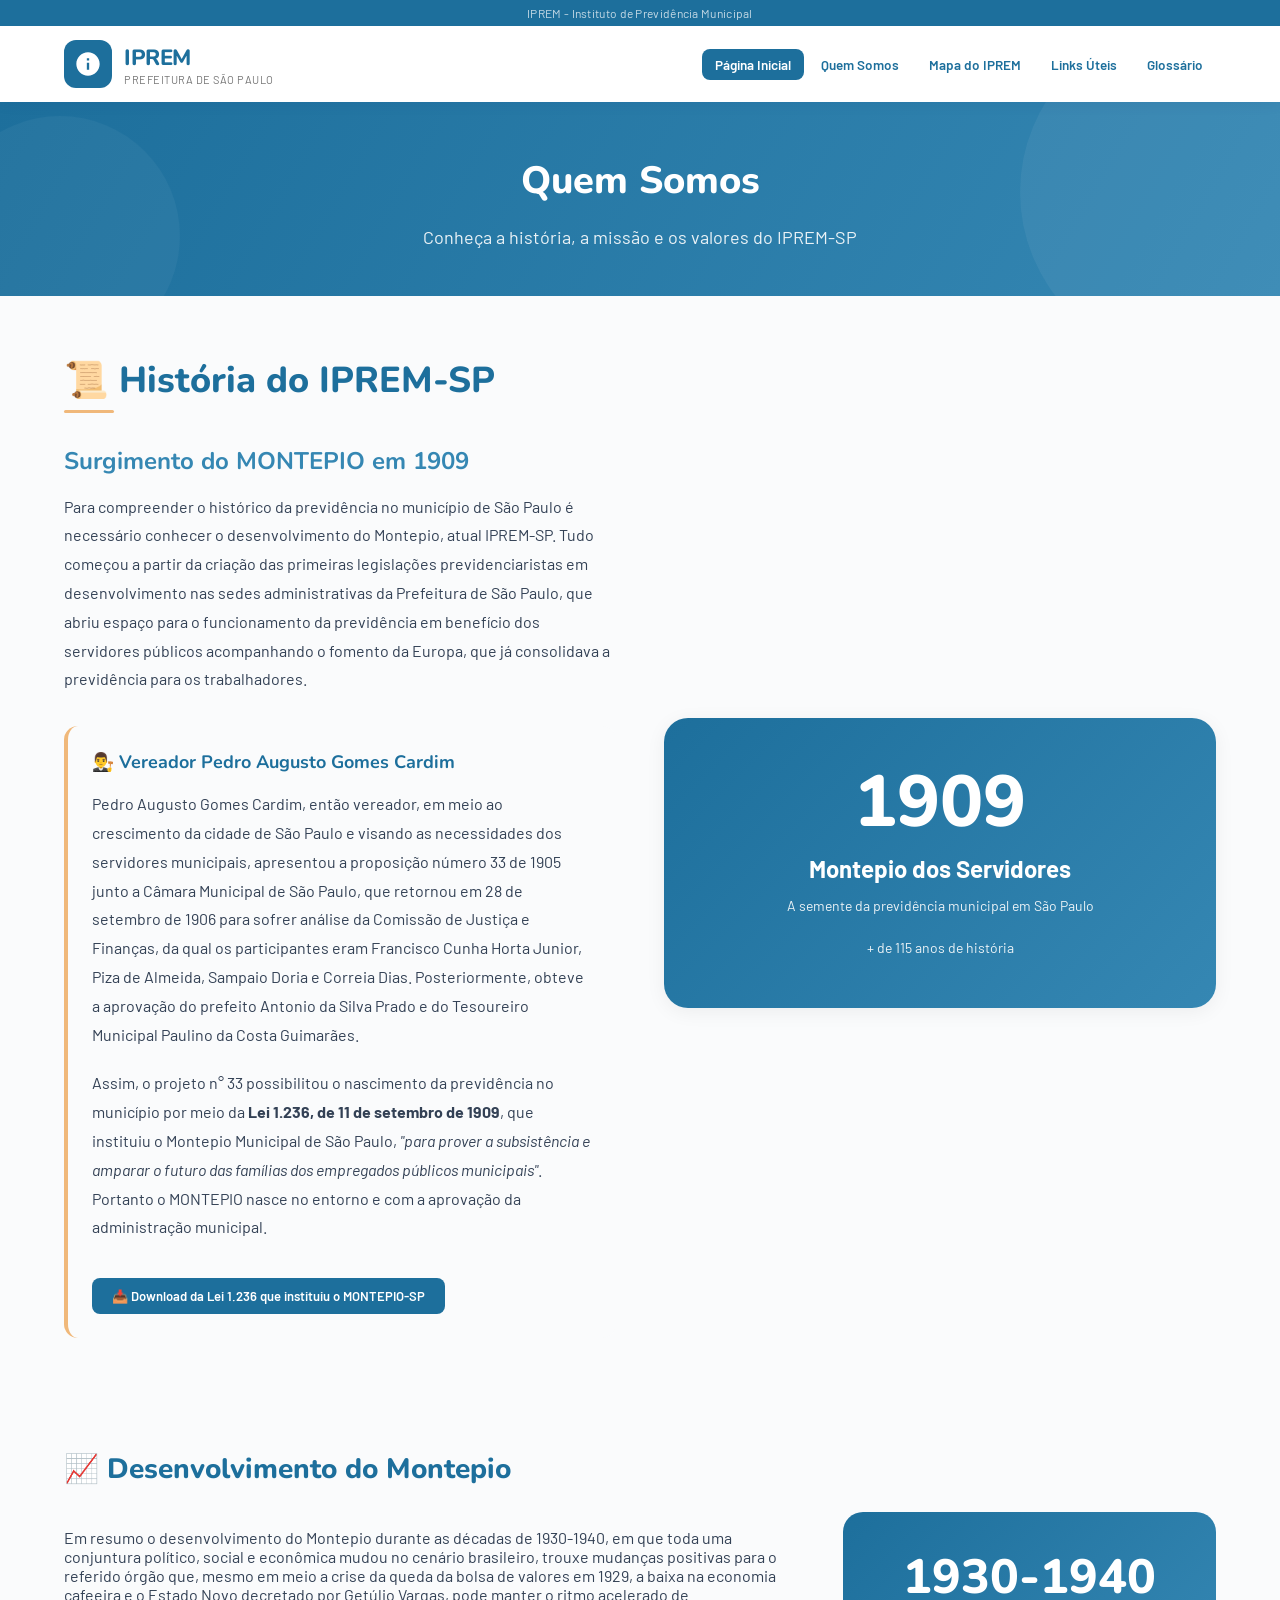
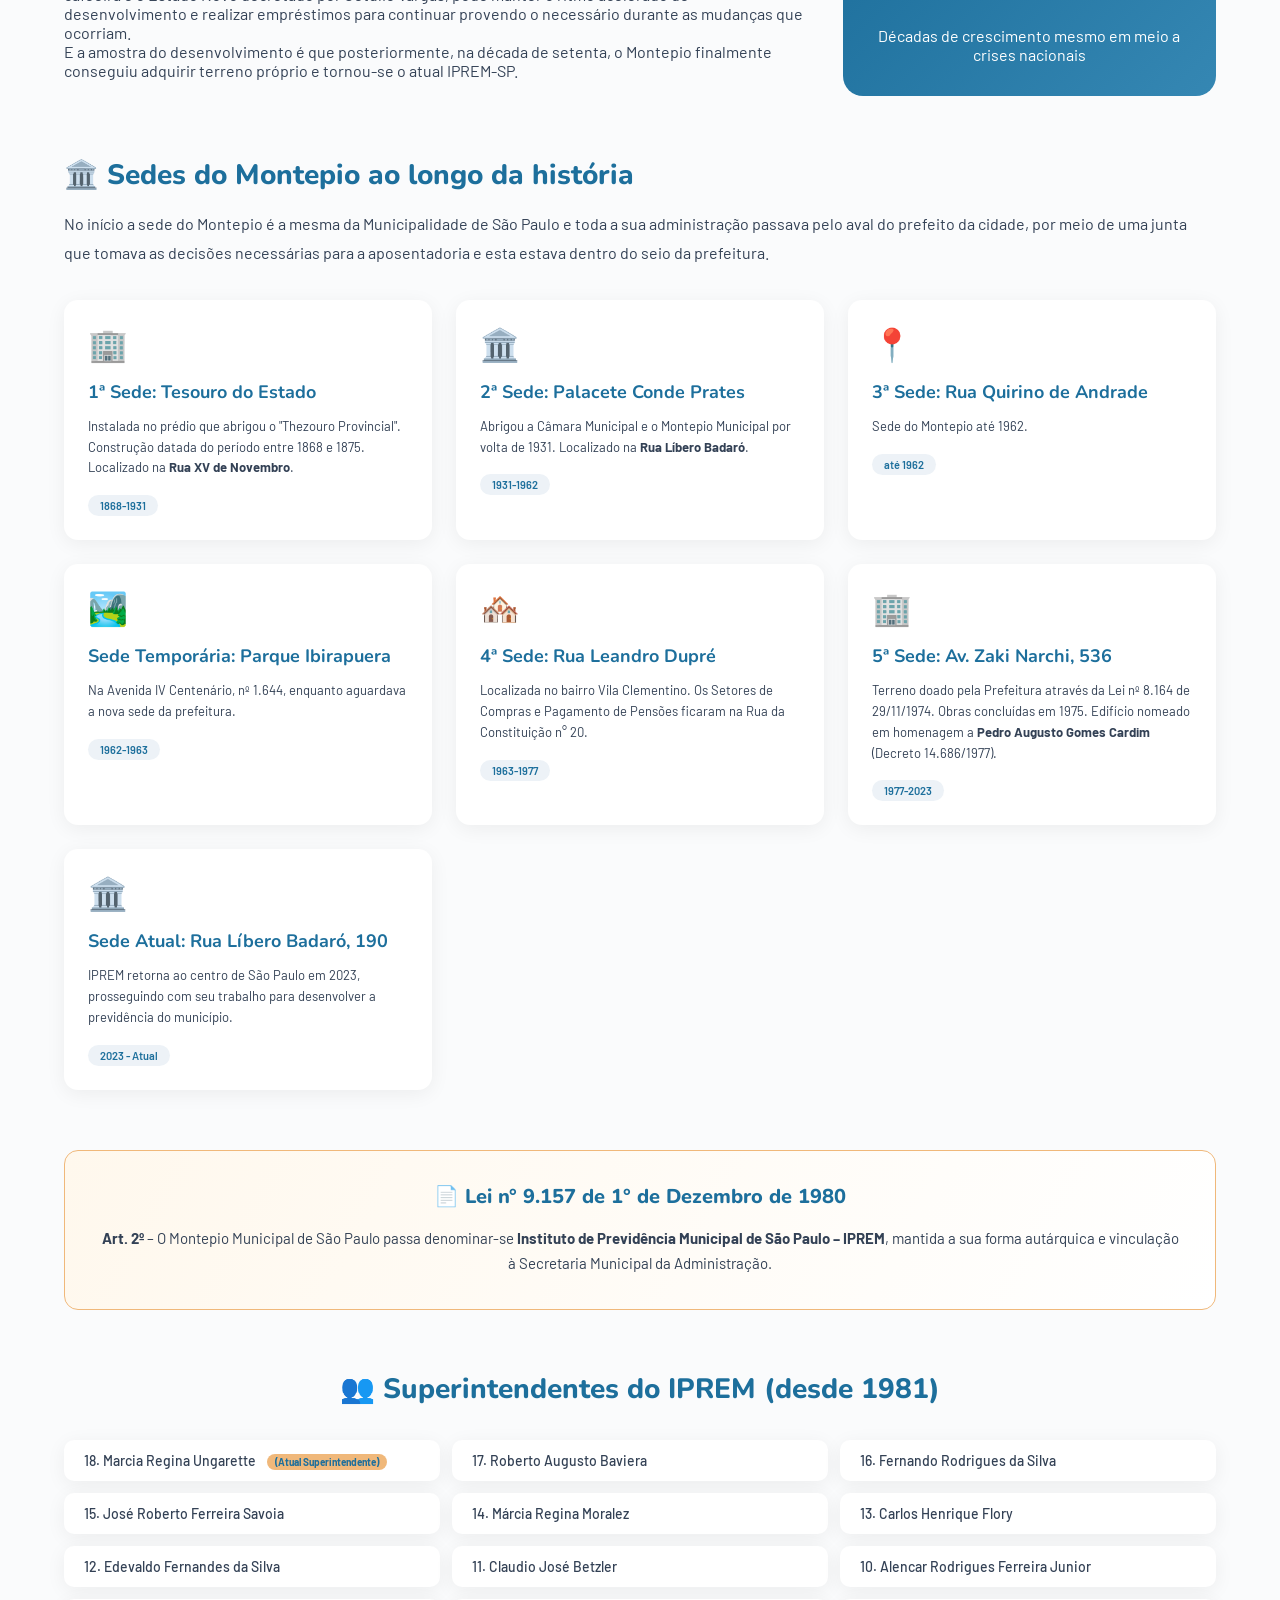
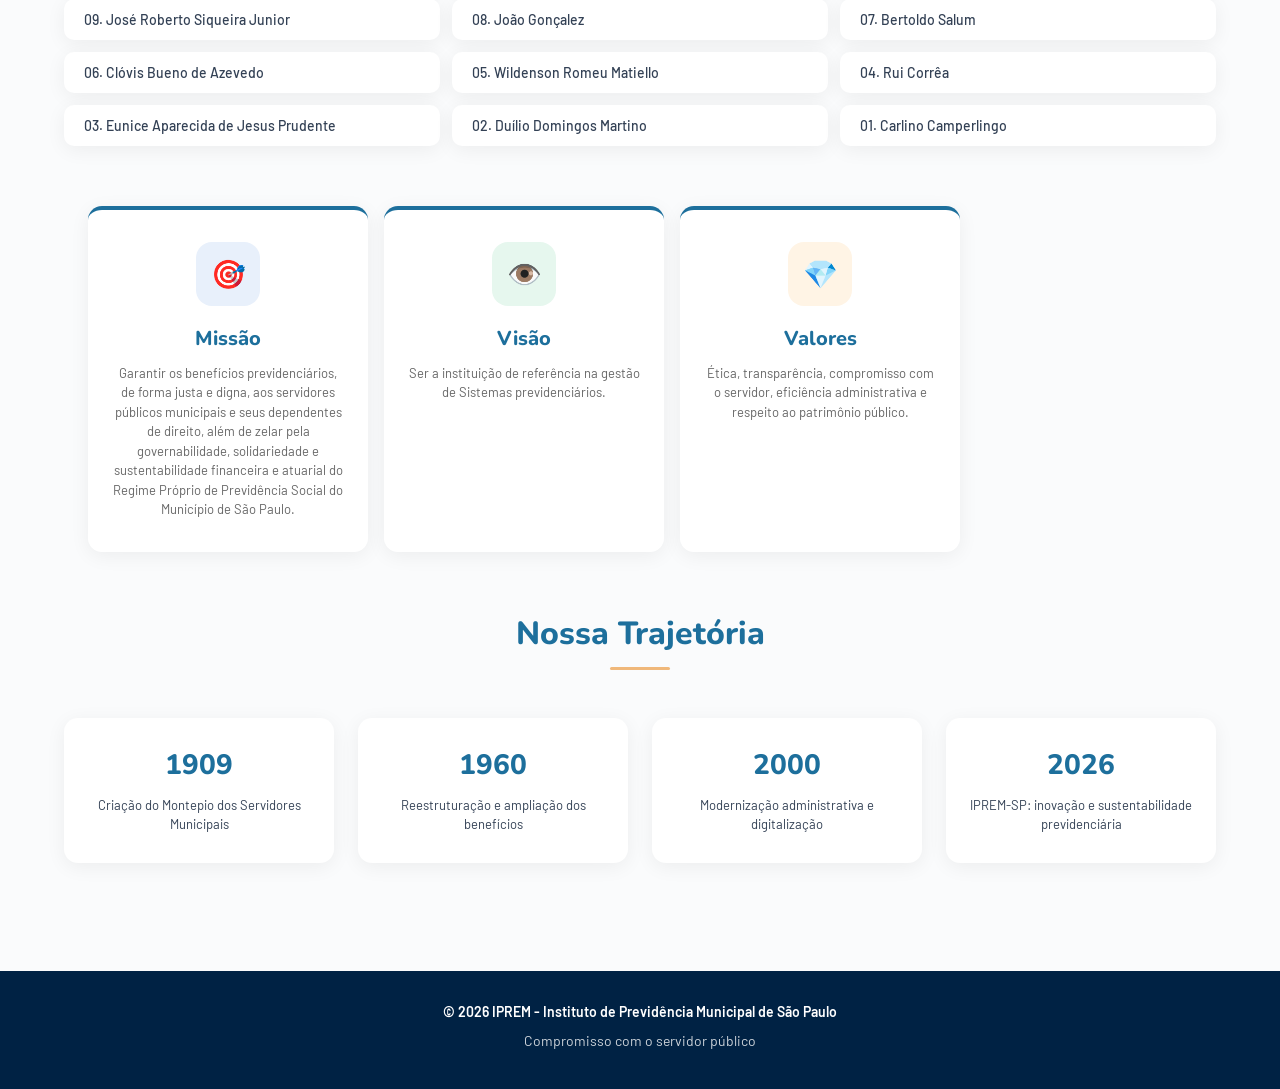
<file: quemSomos.html>
<!DOCTYPE html>
<html lang="pt-BR">
<head>
  <meta charset="UTF-8" />
  <meta name="viewport" content="width=device-width, initial-scale=1.0"/>
  <title>IPREM - Quem Somos | Instituto de Previdência Municipal</title>
  <meta name="description" content="Conheça a história do IPREM-SP, desde o Montepio de 1909 até os dias atuais. Missão, visão e valores do Instituto de Previdência Municipal de São Paulo.">
  <link href="https://fonts.googleapis.com/css2?family=Nunito:wght@400;600;700;800&family=Barlow:wght@400;500;600;700&display=swap" rel="stylesheet"/>
  <link href="style.css" rel="stylesheet">
</head>
<body>

<!-- HEADER (igual ao seu original) -->
<header>
  <div class="header-top">
    IPREM - Instituto de Previdência Municipal
  </div>
  <div class="header-main">
    <a href="#" class="logo">
      <div class="logo-icon">
        <svg viewBox="0 0 24 24"><path d="M12 2C6.48 2 2 6.48 2 12s4.48 10 10 10 10-4.48 10-10S17.52 2 12 2zm1 15h-2v-6h2v6zm0-8h-2V7h2v2z"/></svg>
      </div>
      <div class="logo-text">
        <strong>IPREM</strong>
        <span>Prefeitura de São Paulo</span>
      </div>
    </a>
    <nav>
      <a href="iprem-sp.html" class="active">Página Inicial</a>
      <a href="quemSomos.html">Quem Somos</a>
      <a href="#">Mapa do IPREM</a>
      <a href="#">Links Úteis</a>
      <a href="#">Glossário</a>
    </nav>
    <button class="hamburger" id="hamburger" aria-label="Menu">
      <span></span><span></span><span></span>
    </button>
  </div>
  <div class="mobile-nav" id="mobileNav">
    <a href="iprem-sp.html">Página Inicial</a>
    <a href="quemSomos.html">Quem Somos</a>
    <a href="#">Mapa da IPREM</a>
    <a href="#">Links Úteis</a>
    <a href="#">Glossário</a>
  </div>
</header>

<!-- CONTEÚDO PRINCIPAL - QUEM SOMOS -->
<main>
  <!-- Hero section -->
  <section class="hero">
    <div class="hero-content">
      <h1>Quem Somos</h1>
      <em class="sub">Conheça a história, a missão e os valores do IPREM-SP</em>
    </div>
  </section>

  <div class="quem-somos-section">
    
    <!-- ===== SEÇÃO 1: SURGIMENTO DO MONTEPIO ===== -->
    <div class="historia-container">
      <div class="historia-texto">
        <h2>📜 História do IPREM-SP</h2>
        <h3>Surgimento do MONTEPIO em 1909</h3>
        <p>Para compreender o histórico da previdência no município de São Paulo é necessário conhecer o desenvolvimento do Montepio, atual IPREM-SP. Tudo começou a partir da criação das primeiras legislações previdenciaristas em desenvolvimento nas sedes administrativas da Prefeitura de São Paulo, que abriu espaço para o funcionamento da previdência em benefício dos servidores públicos acompanhando o fomento da Europa, que já consolidava a previdência para os trabalhadores.</p>
        
        <div class="destaque-vereador">
          <h4>👨‍⚖️ Vereador Pedro Augusto Gomes Cardim</h4>
          <p>Pedro Augusto Gomes Cardim, então vereador, em meio ao crescimento da cidade de São Paulo e visando as necessidades dos servidores municipais, apresentou a proposição número 33 de 1905 junto a Câmara Municipal de São Paulo, que retornou em 28 de setembro de 1906 para sofrer análise da Comissão de Justiça e Finanças, da qual os participantes eram Francisco Cunha Horta Junior, Piza de Almeida, Sampaio Doria e Correia Dias. Posteriormente, obteve a aprovação do prefeito Antonio da Silva Prado e do Tesoureiro Municipal Paulino da Costa Guimarães.</p>
          <p>Assim, o projeto n° 33 possibilitou o nascimento da previdência no município por meio da <strong>Lei 1.236, de 11 de setembro de 1909</strong>, que instituiu o Montepio Municipal de São Paulo, <em>"para prover a subsistência e amparar o futuro das famílias dos empregados públicos municipais"</em>. Portanto o MONTEPIO nasce no entorno e com a aprovação da administração municipal.</p>
          <a href="#" class="btn-download">📥 Download da Lei 1.236 que instituiu o MONTEPIO-SP</a>
        </div>
      </div>
      <div class="historia-imagem">
        <div class="ano">1909</div>
        <h3>Montepio dos Servidores</h3>
        <p>A semente da previdência municipal em São Paulo</p>
        <p style="margin-top: 20px; font-size: 14px; opacity: 0.9;">+ de 115 anos de história</p>
      </div>
    </div>

    <!-- ===== SEÇÃO 2: DESENVOLVIMENTO DO MONTEPIO ===== -->
    <div class="desenvolvimento-section">
      <h2>📈 Desenvolvimento do Montepio</h2>
      <div class="desenvolvimento-grid">
        <div class="desenvolvimento-texto">
          <p>Em resumo o desenvolvimento do Montepio durante as décadas de 1930-1940, em que toda uma conjuntura político, social e econômica mudou no cenário brasileiro, trouxe mudanças positivas para o referido órgão que, mesmo em meio a crise da queda da bolsa de valores em 1929, a baixa na economia cafeeira e o Estado Novo decretado por Getúlio Vargas, pode manter o ritmo acelerado de desenvolvimento e realizar empréstimos para continuar provendo o necessário durante as mudanças que ocorriam.</p>
          <p>E a amostra do desenvolvimento é que posteriormente, na década de setenta, o Montepio finalmente conseguiu adquirir terreno próprio e tornou-se o atual IPREM-SP.</p>
        </div>
        <div class="desenvolvimento-destaque">
          <div class="numero-destaque">1930-1940</div>
          <p>Décadas de crescimento mesmo em meio a crises nacionais</p>
        </div>
      </div>
    </div>

    <!-- ===== SEÇÃO 3: SEDES DO MONTEPIO ===== -->
    <div class="sedes-section">
      <h2>🏛️ Sedes do Montepio ao longo da história</h2>
      <p class="sedes-intro">No início a sede do Montepio é a mesma da Municipalidade de São Paulo e toda a sua administração passava pelo aval do prefeito da cidade, por meio de uma junta que tomava as decisões necessárias para a aposentadoria e esta estava dentro do seio da prefeitura.</p>
      
      <div class="sedes-grid">
        <div class="sede-card">
          <div class="sede-icon">🏢</div>
          <h3>1ª Sede: Tesouro do Estado</h3>
          <p>Instalada no prédio que abrigou o "Thezouro Provincial". Construção datada do período entre 1868 e 1875. Localizado na <strong>Rua XV de Novembro</strong>.</p>
          <span class="sede-periodo">1868-1931</span>
        </div>
        
        <div class="sede-card">
          <div class="sede-icon">🏛️</div>
          <h3>2ª Sede: Palacete Conde Prates</h3>
          <p>Abrigou a Câmara Municipal e o Montepio Municipal por volta de 1931. Localizado na <strong>Rua Líbero Badaró</strong>.</p>
          <span class="sede-periodo">1931-1962</span>
        </div>
        
        <div class="sede-card">
          <div class="sede-icon">📍</div>
          <h3>3ª Sede: Rua Quirino de Andrade</h3>
          <p>Sede do Montepio até 1962.</p>
          <span class="sede-periodo">até 1962</span>
        </div>
        
        <div class="sede-card">
          <div class="sede-icon">🏞️</div>
          <h3>Sede Temporária: Parque Ibirapuera</h3>
          <p>Na Avenida IV Centenário, nº 1.644, enquanto aguardava a nova sede da prefeitura.</p>
          <span class="sede-periodo">1962-1963</span>
        </div>
        
        <div class="sede-card">
          <div class="sede-icon">🏘️</div>
          <h3>4ª Sede: Rua Leandro Dupré</h3>
          <p>Localizada no bairro Vila Clementino. Os Setores de Compras e Pagamento de Pensões ficaram na Rua da Constituição n° 20.</p>
          <span class="sede-periodo">1963-1977</span>
        </div>
        
        <div class="sede-card">
          <div class="sede-icon">🏢</div>
          <h3>5ª Sede: Av. Zaki Narchi, 536</h3>
          <p>Terreno doado pela Prefeitura através da Lei nº 8.164 de 29/11/1974. Obras concluídas em 1975. Edifício nomeado em homenagem a <strong>Pedro Augusto Gomes Cardim</strong> (Decreto 14.686/1977).</p>
          <span class="sede-periodo">1977-2023</span>
        </div>
        
        <div class="sede-card">
          <div class="sede-icon">🏛️</div>
          <h3>Sede Atual: Rua Líbero Badaró, 190</h3>
          <p>IPREM retorna ao centro de São Paulo em 2023, prosseguindo com seu trabalho para desenvolver a previdência do município.</p>
          <span class="sede-periodo">2023 - Atual</span>
        </div>
      </div>
    </div>

    <!-- ===== SEÇÃO 4: MUDANÇA DE NOME ===== -->
    <div class="lei-section">
      <div class="lei-card">
        <h3>📄 Lei n° 9.157 de 1° de Dezembro de 1980</h3>
        <p><strong>Art. 2º</strong> – O Montepio Municipal de São Paulo passa denominar-se <strong>Instituto de Previdência Municipal de São Paulo – IPREM</strong>, mantida a sua forma autárquica e vinculação à Secretaria Municipal da Administração.</p>
      </div>
    </div>

    <!-- ===== SEÇÃO 5: SUPERINTENDENTES ===== -->
    <div class="superintendentes-section">
      <h2>👥 Superintendentes do IPREM (desde 1981)</h2>
      <div class="superintendentes-grid">
        <div class="superintendente-item">18. Marcia Regina Ungarette <span class="atual">(Atual Superintendente)</span></div>
        <div class="superintendente-item">17. Roberto Augusto Baviera</div>
        <div class="superintendente-item">16. Fernando Rodrigues da Silva</div>
        <div class="superintendente-item">15. José Roberto Ferreira Savoia</div>
        <div class="superintendente-item">14. Márcia Regina Moralez</div>
        <div class="superintendente-item">13. Carlos Henrique Flory</div>
        <div class="superintendente-item">12. Edevaldo Fernandes da Silva</div>
        <div class="superintendente-item">11. Claudio José Betzler</div>
        <div class="superintendente-item">10. Alencar Rodrigues Ferreira Junior</div>
        <div class="superintendente-item">09. José Roberto Siqueira Junior</div>
        <div class="superintendente-item">08. João Gonçalez</div>
        <div class="superintendente-item">07. Bertoldo Salum</div>
        <div class="superintendente-item">06. Clóvis Bueno de Azevedo</div>
        <div class="superintendente-item">05. Wildenson Romeu Matiello</div>
        <div class="superintendente-item">04. Rui Corrêa</div>
        <div class="superintendente-item">03. Eunice Aparecida de Jesus Prudente</div>
        <div class="superintendente-item">02. Duílio Domingos Martino</div>
        <div class="superintendente-item">01. Carlino Camperlingo</div>
      </div>
    </div>

    
    <!-- Missão, Visão, Valores -->
     <div class="quick-access">
  <div class="quick-cards">
    <a class="quick-card">
      <div class="icon icon-blue">🎯</div>
      <strong>Missão</strong>
      <span>Garantir os benefícios previdenciários, de forma justa e digna, aos servidores públicos municipais e seus dependentes de direito, além de zelar pela governabilidade, 
        solidariedade e sustentabilidade financeira e atuarial do Regime Próprio de Previdência Social do Município de São Paulo.</span>
    </a>
    <a class="quick-card">
      <div class="icon icon-green">👁️</div>
      <strong>Visão</strong>
      <span>Ser a instituição de referência na gestão de Sistemas previdenciários.</span>
    </a>
    <a class="quick-card">
      <div class="icon icon-orange">💎</div>
      <strong>Valores</strong>
      <span>Ética, transparência, compromisso com o servidor, eficiência administrativa e respeito ao patrimônio público.</span>
    </a>
  </div>
</div>

    <!-- Linha do tempo resumida -->
    <div class="linha-do-tempo">
      <h2>Nossa Trajetória</h2>
      <div class="timeline">
        <div class="timeline-item">
          <div class="ano">1909</div>
          <p>Criação do Montepio dos Servidores Municipais</p>
        </div>
        <div class="timeline-item">
          <div class="ano">1960</div>
          <p>Reestruturação e ampliação dos benefícios</p>
        </div>
        <div class="timeline-item">
          <div class="ano">2000</div>
          <p>Modernização administrativa e digitalização</p>
        </div>
        <div class="timeline-item">
          <div class="ano">2026</div>
          <p>IPREM-SP: inovação e sustentabilidade previdenciária</p>
        </div>
      </div>
    </div>
  </div>
</main>

<!-- FOOTER (adicione se quiser) -->
<footer style="background: #002244; color: white; text-align: center; padding: 32px; margin-top: 48px;">
  <p>&copy; 2026 IPREM - Instituto de Previdência Municipal de São Paulo</p>
  <p style="margin-top: 12px; font-size: 14px; opacity: 0.8;">Compromisso com o servidor público</p>
</footer>

<script>
  // Menu hambúrguer (se ainda não tiver no seu site)
  const hamburger = document.getElementById('hamburger');
  const nav = document.querySelector('nav');
  if (hamburger && nav) {
    hamburger.addEventListener('click', () => {
      nav.classList.toggle('show');
    });
  }
</script>

</body>
</html>
</file>
<file: style.css>
:root {
      --azul: #1d6f9c;
      --azul-claro: #8bbdd6;
      --azul-medio: #3587b3;
      --amarelo: #f0b87a;
      --amarelo-claro: #e07e32;
      --cinza-bg: #fafbfc;
      --cinza-claro: #edf2f7;
      --cinza-texto: #334155;
      --branco: #fff;
      --sombra: 0 4px 20px rgba(0,0,0,0.06);
      --radius: 14px;
    }

    * { box-sizing: border-box; margin: 0; padding: 0; }

    body {
      font-family: 'Barlow', sans-serif;
      background: var(--cinza-bg);
      color: var(--cinza-texto);
      min-height: 100vh;
    }

    /* ===== HEADER ===== */
    header {
      background: var(--branco);
      box-shadow: 0 2px 12px rgba(0,63,138,0.09);
      position: sticky;
      top: 0;
      z-index: 100;
    }

    .header-top {
      background: var(--azul);
      padding: 6px 0;
      font-size: 12px;
      color: rgba(255,255,255,0.75);
      text-align: center;
      letter-spacing: 0.3px;
    }

    .header-main {
      display: flex;
      align-items: center;
      justify-content: space-between;
      max-width: 1200px;
      margin: 0 auto;
      padding: 14px 24px;
    }

    .logo {
      display: flex;
      align-items: center;
      gap: 12px;
      text-decoration: none;
    }

    .logo-icon {
      width: 48px;
      height: 48px;
      background: var(--azul);
      border-radius: 12px;
      display: flex;
      align-items: center;
      justify-content: center;
    }

    .logo-icon svg { width: 28px; height: 28px; fill: #fff; }

     .sua-div {
     border: 2px solid var(--azul);
     border-radius: var(--radius);
    padding: 16px;
    display: inline-block;
    }

    .logo-text {
      display: flex;
      flex-direction: column;
    }

    .logo-text strong {
      font-family: 'Nunito', sans-serif;
      font-size: 22px;
      font-weight: 800;
      color: var(--azul);
      letter-spacing: -0.5px;
    }

    .logo-text span {
      font-size: 11px;
      color: #777;
      letter-spacing: 0.5px;
      text-transform: uppercase;
    }


    nav {
      display: flex;
      gap: 4px;
      align-items: center;
    }

    nav a {
      text-decoration: none;
      color: var(--azul);
      font-size: 13.5px;
      font-weight: 600;
      padding: 7px 13px;
      border-radius: 8px;
      transition: background 0.18s, color 0.18s;
      white-space: nowrap;
    }

    nav a:hover {
      background: var(--cinza-claro);
      color: var(--azul-claro);
    }

    nav a.active {
      background: var(--azul);
      color: #fff;
    }

    .hamburger {
      display: none;
      flex-direction: column;
      gap: 5px;
      cursor: pointer;
      padding: 8px;
      border-radius: 8px;
      background: none;
      border: none;
    }

    .hamburger span {
      width: 24px;
      height: 2.5px;
      background: var(--azul);
      border-radius: 3px;
      transition: all 0.25s;
      display: block;
    }

    /* ===== HERO ===== */
    .hero {
      background: linear-gradient(120deg, var(--azul) 0%, var(--azul-medio) 100%);
      padding: 56px 24px 48px;
      text-align: center;
      position: relative;
      overflow: hidden;
    }

    .hero::before {
      content: '';
      position: absolute;
      top: -80px; right: -80px;
      width: 340px; height: 340px;
      background: rgba(255,255,255,0.05);
      border-radius: 50%;
    }

    .hero::after {
      content: '';
      position: absolute;
      bottom: -60px; left: -60px;
      width: 240px; height: 240px;
      background: rgba(255,255,255,0.04);
      border-radius: 50%;
    }

    .hero-content {
      position: relative;
      z-index: 2;
      max-width: 700px;
      margin: 0 auto;
      animation: fadeUp 0.6s ease both;
    }

    .hero-badge {
      display: inline-block;
      background: rgba(255,255,255,0.15);
      color: #fff;
      font-size: 12px;
      font-weight: 700;
      letter-spacing: 1.5px;
      text-transform: uppercase;
      padding: 5px 16px;
      border-radius: 20px;
      margin-bottom: 18px;
      border: 1px solid rgba(255,255,255,0.25);
    }

    .hero h1 {
      font-family: 'Nunito', sans-serif;
      font-size: 38px;
      font-weight: 800;
      color: #fff;
      line-height: 1.2;
      margin-bottom: 14px;
    }

    .hero h1 em {
      color: var(--amarelo-claro);
      font-style: normal;
    }

    .hero p {
      color: rgba(255,255,255,0.82);
      font-size: 16px;
      line-height: 1.7;
      margin-bottom: 28px;
    }

    .hero-btn {
      display: inline-block;
      background: var(--amarelo);
      color: var(--azul);
      font-weight: 700;
      font-size: 14.5px;
      padding: 13px 32px;
      border-radius: 10px;
      text-decoration: none;
      transition: background 0.18s, transform 0.15s;
      box-shadow: 0 4px 16px rgba(245,166,35,0.35);
    }

    .hero-btn:hover {
      background: var(--amarelo-claro);
      transform: translateY(-2px);
    }

    /* ===== QUICK ACCESS ===== */
    .quick-access {
      width: 100%;
      margin: -36px 0 0;
      padding: 0 24px;
      position: relative;
      z-index: 10;
      display: flex;
      justify-content: center;
    }

    .quick-cards {
      display: grid;
      grid-template-columns: repeat(4, 280px);
      gap: 16px;
      max-width: 1200px; /* Largura máxima para o container */
      width: 100%;
    }

    .quick-card {
      background: var(--branco);
      border-radius: var(--radius);
      box-shadow: var(--sombra);
      padding: 24px 18px 20px;
      text-align: center;
      text-decoration: none;
      color: var(--cinza-texto);
      transition: transform 0.18s, box-shadow 0.18s;
      border-top: 4px solid var(--azul);
      cursor: pointer;
      display: flex;
      flex-direction: column;
      align-items: center;
      gap: 10px;
      animation: fadeUp 0.5s ease both;
    }

    .quick-card:nth-child(1) { animation-delay: 0.05s; }
    .quick-card:nth-child(2) { animation-delay: 0.12s; }
    .quick-card:nth-child(3) { animation-delay: 0.19s; }
    .quick-card:nth-child(4) { animation-delay: 0.26s; }

    .quick-card:hover {
      transform: translateY(-5px);
      box-shadow: 0 12px 36px rgba(0,63,138,0.18);
    }

    .quick-card .icon {
      width: 56px;
      height: 56px;
      border-radius: 14px;
      display: flex;
      align-items: center;
      justify-content: center;
      font-size: 24px;
    }

    .icon-blue { background: #e8f0fb; }
    .icon-green { background: #e6f7ee; }
    .icon-orange { background: #fff4e5; }
    .icon-purple { background: #f0ebff; }

    .quick-card strong {
      font-family: 'Nunito', sans-serif;
      font-size: 14px;
      font-weight: 700;
      color: var(--azul);
      line-height: 1.3;
    }

    .quick-card span {
      font-size: 12px;
      color: #888;
    }

    /* ===== SECTION ===== */
    .section {
      max-width: 1200px;
      margin: 52px auto;
      padding: 0 24px;
    }

    .section-header {
      display: flex;
      align-items: center;
      justify-content: space-between;
      margin-bottom: 28px;
    }

    .section-title {
      font-family: 'Nunito', sans-serif;
      font-size: 24px;
      font-weight: 800;
      color: var(--azul);
      display: flex;
      align-items: center;
      gap: 10px;
    }

    .section-title::before {
      content: '';
      display: inline-block;
      width: 5px;
      height: 26px;
      background: var(--amarelo);
      border-radius: 3px;
    }

    .see-all {
      color: var(--azul-claro);
      font-size: 13px;
      font-weight: 600;
      text-decoration: none;
      border: 2px solid var(--cinza-claro);
      padding: 6px 16px;
      border-radius: 20px;
      transition: all 0.18s;
    }

    .see-all:hover {
      background: var(--azul);
      color: #fff;
      border-color: var(--azul);
    }

    /* ===== NEWS ===== */
    .news-grid {
      display: grid;
      grid-template-columns: 2fr 1fr 1fr;
      gap: 20px;
    }

    .news-card {
      background: var(--branco);
      border-radius: var(--radius);
      box-shadow: var(--sombra);
      overflow: hidden;
      text-decoration: none;
      color: inherit;
      transition: transform 0.18s, box-shadow 0.18s;
      display: flex;
      flex-direction: column;
    }

    .news-card:hover {
      transform: translateY(-4px);
      box-shadow: 0 10px 32px rgba(0,63,138,0.14);
    }

    .news-img {
      width: 100%;
      aspect-ratio: 16/9;
      object-fit: cover;
      background: var(--cinza-claro);
      display: flex;
      align-items: center;
      justify-content: center;
      font-size: 40px;
    }

    .news-img.tall { aspect-ratio: 3/2; }

    .news-body { padding: 18px 16px 20px; flex: 1; display: flex; flex-direction: column; gap: 8px; }

    .news-tag {
      font-size: 11px;
      font-weight: 700;
      text-transform: uppercase;
      letter-spacing: 0.8px;
      color: var(--azul-claro);
      background: #e8f0fb;
      padding: 3px 10px;
      border-radius: 20px;
      width: fit-content;
    }

    .news-title {
      font-family: 'Nunito', sans-serif;
      font-size: 15.5px;
      font-weight: 700;
      color: #1a1a2e;
      line-height: 1.4;
    }

    .news-card.featured .news-title { font-size: 20px; }

    .news-date { font-size: 12px; color: #999; margin-top: auto; }

    /* ===== PROFILE SECTION ===== */
    .profile-section {
      background: var(--branco);
      border-radius: var(--radius);
      box-shadow: var(--sombra);
      overflow: hidden;
    }

    .profile-tabs {
      display: flex;
      border-bottom: 2px solid var(--cinza-claro);
      background: #f8f9fe;
    }

    .profile-tab {
      padding: 14px 24px;
      font-size: 14px;
      font-weight: 600;
      color: #888;
      cursor: pointer;
      border-bottom: 3px solid transparent;
      margin-bottom: -2px;
      transition: all 0.18s;
      white-space: nowrap;
    }

    .profile-tab.active {
      color: var(--azul);
      border-bottom-color: var(--azul);
      background: var(--branco);
    }

    .profile-tab:hover:not(.active) {
      color: var(--azul-claro);
      background: var(--cinza-claro);
    }

    .profile-content {
      padding: 32px;
    }

    .profile-grid {
      display: grid;
      grid-template-columns: repeat(4, 1fr);
      gap: 18px;
    }

    .profile-item {
      text-align: center;
      padding: 20px 12px;
      border-radius: 12px;
      background: var(--cinza-bg);
      text-decoration: none;
      color: inherit;
      transition: all 0.18s;
      cursor: pointer;
      display: flex;
      flex-direction: column;
      align-items: center;
      gap: 10px;
    }

    .profile-item:hover {
      background: #e8f0fb;
      transform: translateY(-3px);
    }

    .profile-item .p-icon {
      width: 52px;
      height: 52px;
      border-radius: 14px;
      display: flex;
      align-items: center;
      justify-content: center;
      font-size: 24px;
      background: var(--azul);
    }

    .profile-item span {
      font-size: 13px;
      font-weight: 600;
      color: var(--azul);
      line-height: 1.3;
      text-align: center;
    }

    /* ===== INFO BANNER ===== */
    .info-banner {
      background: linear-gradient(120deg, var(--azul) 0%, #0066cc 100%);
      border-radius: var(--radius);
      padding: 36px 40px;
      display: flex;
      align-items: center;
      justify-content: space-between;
      gap: 28px;
      margin: 52px 24px;
      max-width: 1152px;
      margin-left: auto;
      margin-right: auto;
      position: relative;
      overflow: hidden;
    }

    .info-banner::after {
      content: '?';
      position: absolute;
      right: 180px;
      top: -20px;
      font-size: 160px;
      font-family: 'Nunito', sans-serif;
      font-weight: 900;
      color: rgba(255,255,255,0.05);
      line-height: 1;
    }

    .info-text h2 {
      font-family: 'Nunito', sans-serif;
      font-size: 26px;
      font-weight: 800;
      color: #fff;
      margin-bottom: 8px;
    }

    .info-text p {
      color: rgba(255,255,255,0.78);
      font-size: 14.5px;
      line-height: 1.7;
      max-width: 520px;
    }

    .info-btn {
      display: inline-block;
      background: var(--branco);
      color: var(--azul);
      font-weight: 700;
      font-size: 14px;
      padding: 13px 28px;
      border-radius: 10px;
      text-decoration: none;
      white-space: nowrap;
      transition: all 0.18s;
      box-shadow: 0 4px 16px rgba(0,0,0,0.12);
      flex-shrink: 0;
    }

    .info-btn:hover {
      background: var(--amarelo);
      color: var(--azul);
    }

    /* ===== FOOTER ===== */
    footer {
      background: var(--azul);
      color: rgba(255,255,255,0.8);
      padding: 48px 24px 24px;
      margin-top: 60px;
    }

    .footer-inner {
      max-width: 1200px;
      margin: 0 auto;
    }

    .footer-grid {
      display: grid;
      grid-template-columns: 2fr 1fr 1fr;
      gap: 40px;
      padding-bottom: 36px;
      border-bottom: 1px solid rgba(255,255,255,0.15);
    }

    .footer-brand .logo-text strong { color: #fff; }
    .footer-brand .logo-text span { color: rgba(255,255,255,0.5); }

    .footer-about {
      font-size: 13.5px;
      line-height: 1.7;
      color: rgba(255,255,255,0.65);
      margin-top: 14px;
    }

    .footer-col h4 {
      font-family: 'Nunito', sans-serif;
      font-size: 15px;
      font-weight: 700;
      color: #fff;
      margin-bottom: 14px;
    }

    .footer-col ul { list-style: none; }

    .footer-col ul li { margin-bottom: 8px; }

    .footer-col ul li a {
      color: rgba(255,255,255,0.65);
      text-decoration: none;
      font-size: 13.5px;
      transition: color 0.18s;
    }

    .footer-col ul li a:hover { color: var(--amarelo-claro); }

    .social-links {
      display: flex;
      gap: 10px;
      margin-top: 18px;
      flex-wrap: wrap;
    }

    .social-link {
      width: 36px;
      height: 36px;
      background: rgba(255,255,255,0.1);
      border-radius: 8px;
      display: flex;
      align-items: center;
      justify-content: center;
      font-size: 16px;
      text-decoration: none;
      transition: background 0.18s;
      cursor: pointer;
    }

    .social-link:hover { background: rgba(255,255,255,0.22); }

    .footer-bottom {
      display: flex;
      align-items: center;
      justify-content: space-between;
      padding-top: 20px;
      font-size: 12.5px;
      color: rgba(255,255,255,0.45);
    }

    /* ===== MOBILE MENU ===== */
    .mobile-nav {
      display: none;
      flex-direction: column;
      background: var(--branco);
      border-top: 1px solid var(--cinza-claro);
      padding: 12px 0;
    }

    .mobile-nav.open { display: flex; }

    .mobile-nav a {
      padding: 11px 24px;
      color: var(--azul);
      font-weight: 600;
      font-size: 14.5px;
      text-decoration: none;
      border-left: 3px solid transparent;
      transition: all 0.15s;
    }

    .mobile-nav a:hover {
      background: var(--cinza-bg);
      border-left-color: var(--azul);
    }

    /* ===== ANIMATIONS ===== */
    @keyframes fadeUp {
      from { opacity: 0; transform: translateY(22px); }
      to { opacity: 1; transform: translateY(0); }
    }

    /* ===== RESPONSIVE ===== */
    @media (max-width: 960px) {
      nav { display: none; }
      .hamburger { display: flex; }
      .news-grid { grid-template-columns: 1fr 1fr; }
      .news-card.featured { grid-column: span 2; }
      .profile-grid { grid-template-columns: repeat(2, 1fr); }
    }

    @media (max-width: 680px) {
      .quick-cards { grid-template-columns: repeat(2, 1fr); }
      .news-grid { grid-template-columns: 1fr; }
      .news-card.featured { grid-column: span 1; }
      .footer-grid { grid-template-columns: 1fr; gap: 28px; }
      .info-banner { flex-direction: column; text-align: center; }
      .info-banner::after { display: none; }
      .hero h1 { font-size: 28px; }
    }

    @media (max-width: 420px) {
      .quick-cards { grid-template-columns: repeat(2, 1fr); }
      .profile-grid { grid-template-columns: repeat(2, 1fr); }
    }

.sub {
    color: var(--amarelo);
}


/* ===== ESTILOS COMPLEMENTARES PARA QUEM SOMOS ===== */

/* Hero com subtítulo */
.hero .sub {
  display: inline-block;
  color: rgba(255,255,255,0.9);
  font-size: 18px;
  font-style: normal;
  margin-top: 8px;
}

/* Container principal */
.quem-somos-section {
  max-width: 1200px;
  margin: 0 auto;
  padding: 60px 24px;
}

/* Container da história com imagem lateral */
.historia-container {
  display: grid;
  grid-template-columns: 1fr 1fr;
  gap: 48px;
  margin-bottom: 80px;
  align-items: center;
}

.historia-texto h2 {
  font-family: 'Nunito', sans-serif;
  font-size: 36px;
  font-weight: 800;
  color: var(--azul);
  margin-bottom: 16px;
  position: relative;
  display: inline-block;
}

.historia-texto h2::after {
  content: '';
  position: absolute;
  bottom: -8px;
  left: 0;
  width: 50px;
  height: 3px;
  background: var(--amarelo);
  border-radius: 2px;
}

.historia-texto h3 {
  font-family: 'Nunito', sans-serif;
  font-size: 24px;
  font-weight: 700;
  color: var(--azul-medio);
  margin: 24px 0 16px 0;
}

.historia-texto p {
  font-size: 16px;
  line-height: 1.8;
  color: var(--cinza-texto);
  margin-bottom: 20px;
}

/* Card de imagem da história */
.historia-imagem {
  background: linear-gradient(135deg, var(--azul), var(--azul-medio));
  border-radius: 24px;
  padding: 48px 32px;
  color: white;
  text-align: center;
  box-shadow: var(--sombra);
}

.historia-imagem .ano {
  font-size: 72px;
  font-weight: 800;
  font-family: 'Nunito', sans-serif;
  margin-bottom: 16px;
  line-height: 1;
}

.historia-imagem h3 {
  font-size: 24px;
  font-weight: 700;
  margin-bottom: 12px;
}

.historia-imagem p {
  font-size: 14px;
  opacity: 0.9;
  line-height: 1.6;
}

/* Ajuste para os cards de missão/visão/valores */
.quick-access {
  margin: 40px 0 60px 0;
}

.missao-visao .quick-cards {
  display: grid;
  grid-template-columns: repeat(3, 1fr);
  gap: 24px;
}

.quick-card {
  background: var(--branco);
  border-radius: var(--radius);
  padding: 32px 24px;
  text-align: center;
  text-decoration: none;
  transition: all 0.3s ease;
  box-shadow: var(--sombra);
  cursor: pointer;
  display: flex;
  flex-direction: column;
  align-items: center;
  gap: 12px;
}

.quick-card:hover {
  transform: translateY(-5px);
  box-shadow: 0 12px 36px rgba(0,63,138,0.15);
}

.quick-card .icon {
  width: 64px;
  height: 64px;
  border-radius: 16px;
  display: flex;
  align-items: center;
  justify-content: center;
  font-size: 28px;
  margin-bottom: 8px;
}

.icon-blue { background: #e8f0fb; }
.icon-green { background: #e6f7ee; }
.icon-orange { background: #fff4e5; }

.quick-card strong {
  font-family: 'Nunito', sans-serif;
  font-size: 20px;
  font-weight: 800;
  color: var(--azul);
}

.quick-card span {
  font-size: 13px;
  color: #666;
  line-height: 1.5;
}

/* Linha do tempo */
.linha-do-tempo {
  margin-top: 60px;
}

.linha-do-tempo h2 {
  font-family: 'Nunito', sans-serif;
  font-size: 32px;
  font-weight: 800;
  color: var(--azul);
  text-align: center;
  margin-bottom: 48px;
  position: relative;
}

.linha-do-tempo h2::after {
  content: '';
  display: block;
  width: 60px;
  height: 3px;
  background: var(--amarelo);
  margin: 12px auto 0;
  border-radius: 2px;
}

.timeline {
  display: grid;
  grid-template-columns: repeat(4, 1fr);
  gap: 24px;
}

.timeline-item {
  background: var(--branco);
  border-radius: var(--radius);
  padding: 28px 20px;
  text-align: center;
  transition: all 0.3s ease;
  box-shadow: var(--sombra);
  cursor: pointer;
}

.timeline-item:hover {
  transform: translateY(-5px);
  box-shadow: 0 12px 30px rgba(0,63,138,0.12);
}

.timeline-item .ano {
  font-family: 'Nunito', sans-serif;
  font-size: 28px;
  font-weight: 800;
  color: var(--azul);
  margin-bottom: 12px;
}

.timeline-item p {
  font-size: 13px;
  color: var(--cinza-texto);
  line-height: 1.5;
}

/* Footer ajustado */
footer {
  background: var(--azul);
  color: white;
  text-align: center;
  padding: 48px 24px 32px;
  margin-top: 60px;
}

footer p {
  margin-bottom: 8px;
  font-size: 14px;
}

footer p:first-child {
  font-weight: 600;
}

/* Responsivo */
@media (max-width: 960px) {
  .historia-container {
    grid-template-columns: 1fr;
    gap: 32px;
  }
  
  .quick-cards {
    grid-template-columns: repeat(2, 1fr);
  }
  
  .timeline {
    grid-template-columns: repeat(2, 1fr);
  }
}

@media (max-width: 680px) {
  .quem-somos-section {
    padding: 40px 16px;
  }
  
  .quick-cards {
    grid-template-columns: 1fr;
  }
  
  .timeline {
    grid-template-columns: 1fr;
  }
  
  .historia-texto h2 {
    font-size: 28px;
  }
  
  .historia-texto h3 {
    font-size: 20px;
  }
  
  .linha-do-tempo h2 {
    font-size: 26px;
  }
  
  .historia-imagem .ano {
    font-size: 52px;
  }
}
/* ===== SEÇÃO DE DESTAQUE DO VEREADOR ===== */
.destaque-vereador {
  background: var(--cinza-bg);
  border-radius: var(--radius);
  padding: 24px;
  margin: 32px 0;
  border-left: 4px solid var(--amarelo);
}

.destaque-vereador h4 {
  font-family: 'Nunito', sans-serif;
  font-size: 18px;
  font-weight: 700;
  color: var(--azul);
  margin-bottom: 16px;
}

.btn-download {
  display: inline-block;
  background: var(--azul);
  color: white;
  padding: 10px 20px;
  border-radius: 8px;
  text-decoration: none;
  font-size: 13px;
  font-weight: 600;
  margin-top: 16px;
  transition: background 0.3s;
}

.btn-download:hover {
  background: var(--azul-medio);
}

/* ===== DESENVOLVIMENTO ===== */
.desenvolvimento-section {
  margin: 60px 0;
}

.desenvolvimento-section h2 {
  font-family: 'Nunito', sans-serif;
  font-size: 28px;
  font-weight: 800;
  color: var(--azul);
  margin-bottom: 24px;
}

.desenvolvimento-grid {
  display: grid;
  grid-template-columns: 2fr 1fr;
  gap: 32px;
  align-items: center;
}

.desenvolvimento-destaque {
  background: linear-gradient(135deg, var(--azul), var(--azul-medio));
  border-radius: 20px;
  padding: 32px;
  text-align: center;
  color: white;
}

.numero-destaque {
  font-size: 48px;
  font-weight: 800;
  font-family: 'Nunito', sans-serif;
  margin-bottom: 16px;
}

/* ===== SEDES ===== */
.sedes-section {
  margin: 60px 0;
}

.sedes-section h2 {
  font-family: 'Nunito', sans-serif;
  font-size: 28px;
  font-weight: 800;
  color: var(--azul);
  margin-bottom: 16px;
}

.sedes-intro {
  font-size: 16px;
  line-height: 1.8;
  margin-bottom: 32px;
  color: var(--cinza-texto);
}

.sedes-grid {
  display: grid;
  grid-template-columns: repeat(auto-fit, minmax(300px, 1fr));
  gap: 24px;
}

.sede-card {
  background: var(--branco);
  border-radius: var(--radius);
  padding: 24px;
  box-shadow: var(--sombra);
  transition: transform 0.3s;
  position: relative;
}

.sede-card:hover {
  transform: translateY(-4px);
}

.sede-icon {
  font-size: 32px;
  margin-bottom: 16px;
}

.sede-card h3 {
  font-family: 'Nunito', sans-serif;
  font-size: 18px;
  font-weight: 700;
  color: var(--azul);
  margin-bottom: 12px;
}

.sede-card p {
  font-size: 13px;
  line-height: 1.6;
  color: var(--cinza-texto);
  margin-bottom: 16px;
}

.sede-periodo {
  display: inline-block;
  background: var(--cinza-claro);
  padding: 4px 12px;
  border-radius: 20px;
  font-size: 11px;
  font-weight: 600;
  color: var(--azul);
}

/* ===== LEI SECTION ===== */
.lei-section {
  margin: 60px 0;
}

.lei-card {
  background: linear-gradient(120deg, #fff8ed, #fff);
  border: 1px solid var(--amarelo);
  border-radius: var(--radius);
  padding: 32px;
  text-align: center;
}

.lei-card h3 {
  font-family: 'Nunito', sans-serif;
  font-size: 20px;
  font-weight: 800;
  color: var(--azul);
  margin-bottom: 16px;
}

.lei-card p {
  font-size: 15px;
  line-height: 1.7;
  color: var(--cinza-texto);
}

/* ===== SUPERINTENDENTES ===== */
.superintendentes-section {
  margin: 60px 0;
}

.superintendentes-section h2 {
  font-family: 'Nunito', sans-serif;
  font-size: 28px;
  font-weight: 800;
  color: var(--azul);
  margin-bottom: 32px;
  text-align: center;
}

.superintendentes-grid {
  display: grid;
  grid-template-columns: repeat(auto-fill, minmax(280px, 1fr));
  gap: 12px;
}

.superintendente-item {
  background: var(--branco);
  padding: 12px 20px;
  border-radius: 10px;
  font-size: 14px;
  font-weight: 500;
  color: var(--cinza-texto);
  box-shadow: var(--sombra);
  transition: all 0.3s;
}

.superintendente-item:hover {
  background: var(--azul);
  color: white;
  transform: translateX(4px);
}

.superintendente-item .atual {
  background: var(--amarelo);
  color: var(--azul);
  padding: 2px 8px;
  border-radius: 12px;
  font-size: 10px;
  font-weight: 700;
  margin-left: 8px;
}

/* ===== RESPONSIVO ===== */
@media (max-width: 768px) {
  .desenvolvimento-grid {
    grid-template-columns: 1fr;
  }
  
  .sedes-grid {
    grid-template-columns: 1fr;
  }
  
  .superintendentes-grid {
    grid-template-columns: 1fr;
  }
  
  .desenvolvimento-section h2,
  .sedes-section h2,
  .superintendentes-section h2 {
    font-size: 24px;
  }
}


    /* Estilos específicos para a página de mapa */
    .mapa-container {
      max-width: 1200px;
      margin: 0 auto;
      padding: 60px 24px;
    }

    .endereco-card {
      background: var(--branco);
      border-radius: var(--radius);
      padding: 32px;
      margin-bottom: 40px;
      box-shadow: var(--sombra);
      display: flex;
      flex-wrap: wrap;
      gap: 32px;
      align-items: flex-start;
    }

    .endereco-info {
      flex: 1;
      min-width: 250px;
    }

    .endereco-info h2 {
      font-family: 'Nunito', sans-serif;
      font-size: 24px;
      font-weight: 800;
      color: var(--azul);
      margin-bottom: 20px;
      display: flex;
      align-items: center;
      gap: 10px;
    }

    .endereco-detalhe {
      margin-bottom: 24px;
    }

    .endereco-detalhe p {
      margin-bottom: 8px;
      font-size: 16px;
      color: var(--cinza-texto);
      display: flex;
      align-items: center;
      gap: 12px;
    }

    .endereco-detalhe .emoji {
      font-size: 20px;
      width: 28px;
    }

    .endereco-detalhe a {
      color: var(--azul);
      text-decoration: none;
    }

    .endereco-detalhe a:hover {
      text-decoration: underline;
    }

    .btn-rotas {
      display: inline-block;
      background: var(--azul);
      color: white;
      padding: 12px 24px;
      border-radius: 10px;
      text-decoration: none;
      font-weight: 600;
      margin-top: 16px;
      transition: background 0.3s;
    }

    .btn-rotas:hover {
      background: var(--azul-medio);
    }

    .mapa-wrapper {
      flex: 2;
      min-width: 300px;
      border-radius: var(--radius);
      overflow: hidden;
      box-shadow: var(--sombra);
    }

    .mapa-wrapper iframe {
      width: 100%;
      height: 350px;
      border: 0;
      display: block;
    }

    .info-transporte {
      background: var(--cinza-bg);
      border-radius: var(--radius);
      padding: 32px;
      margin-top: 40px;
    }

    .info-transporte h3 {
      font-family: 'Nunito', sans-serif;
      font-size: 20px;
      font-weight: 700;
      color: var(--azul);
      margin-bottom: 20px;
    }

    .transporte-grid {
      display: grid;
      grid-template-columns: repeat(auto-fit, minmax(250px, 1fr));
      gap: 24px;
    }

    .transporte-item {
      display: flex;
      gap: 12px;
      align-items: flex-start;
    }

    .transporte-icon {
      font-size: 24px;
    }

    .transporte-texto p {
      font-size: 14px;
      color: var(--cinza-texto);
      line-height: 1.5;
    }

    .transporte-texto strong {
      color: var(--azul);
    }

    @media (max-width: 768px) {
      .endereco-card {
        flex-direction: column;
      }
      
      .mapa-wrapper iframe {
        height: 280px;
      }
    }

    /* ===== CARDS DE TRANSPORTE COM BORDAS ===== */
/* ===== CARDS DE TRANSPORTE COM BORDAS ===== */
.transporte-cards {
  display: grid;
  grid-template-columns: repeat(3, 1fr);
  gap: 24px;
  margin: 40px 0;
}

.transporte-card {
  background: var(--branco);
  border: 2px solid var(--cinza-claro);
  border-radius: var(--radius);
  padding: 24px 20px;
  text-align: center;
  transition: all 0.3s ease;
}

.transporte-card:hover {
  border-color: var(--azul);
  transform: translateY(-5px);
  box-shadow: var(--sombra);
}

.transporte-icon {
  font-size: 48px;
  margin-bottom: 16px;
}

.transporte-card h3 {
  font-family: 'Nunito', sans-serif;
  font-size: 22px;
  font-weight: 800;
  color: var(--azul);
  margin-bottom: 16px;
  position: relative;
  display: inline-block;
}

.transporte-card h3::after {
  content: '';
  position: absolute;
  bottom: -6px;
  left: 50%;
  transform: translateX(-50%);
  width: 40px;
  height: 3px;
  background: var(--amarelo);
  border-radius: 2px;
}

.transporte-info {
  margin-top: 16px;
}

.transporte-info p {
  font-size: 13px;
  color: var(--cinza-texto);
  line-height: 1.6;
  margin-bottom: 8px;
}

.transporte-info strong {
  color: var(--azul);
}

/* Responsivo */
@media (max-width: 960px) {
  .transporte-cards {
    grid-template-columns: repeat(2, 1fr);
  }
}

@media (max-width: 680px) {
  .transporte-cards {
    grid-template-columns: 1fr;
  }
}
    /* ===== CARDS DE CONTATO ===== */
.contato-cards {
  display: grid;
  grid-template-columns: repeat(4, 1fr);
  gap: 24px;
  margin-top: 40px;
}

.contato-card {
  background: var(--branco);
  border-radius: var(--radius);
  padding: 28px 20px;
  text-align: center;
  box-shadow: var(--sombra);
  transition: transform 0.3s, box-shadow 0.3s;
}

.contato-card:hover {
  transform: translateY(-5px);
  box-shadow: var(--sombra-hover);
}

.contato-icon {
  font-size: 48px;
  margin-bottom: 16px;
}

.contato-card h3 {
  font-family: 'Nunito', sans-serif;
  font-size: 18px;
  font-weight: 800;
  color: var(--azul);
  margin-bottom: 16px;
  padding-bottom: 8px;
  border-bottom: 2px solid var(--amarelo);
  display: inline-block;
}

.contato-info p {
  font-size: 14px;
  color: var(--cinza-texto);
  margin-bottom: 8px;
  line-height: 1.5;
}

.contato-info strong {
  color: var(--azul);
}

/* Responsivo */
@media (max-width: 960px) {
  .contato-cards {
    grid-template-columns: repeat(2, 1fr);
  }
}

@media (max-width: 680px) {
  .contato-cards {
    grid-template-columns: 1fr;
  }
}

 .contatos-container {
      max-width: 1200px;
      margin: 0 auto;
      padding: 60px 24px;
    }

    /* Cards de contato principal */
    .contato-principal-grid {
      display: grid;
      grid-template-columns: repeat(2, 1fr);
      gap: 32px;
      margin-bottom: 60px;
    }

    .contato-principal-card {
      background: var(--branco);
      border-radius: var(--radius);
      padding: 32px;
      box-shadow: var(--sombra);
      transition: transform 0.3s;
      border-top: 4px solid var(--azul);
    }

    .contato-principal-card:hover {
      transform: translateY(-5px);
      box-shadow: var(--sombra-hover);
    }

    .contato-principal-card h2 {
      font-family: 'Nunito', sans-serif;
      font-size: 22px;
      font-weight: 800;
      color: var(--azul);
      margin-bottom: 8px;
    }

    .contato-principal-card .cargo {
      color: var(--laranja-principal);
      font-weight: 600;
      margin-bottom: 20px;
      padding-bottom: 12px;
      border-bottom: 2px solid var(--cinza-claro);
    }

    .contato-detalhe {
      margin-bottom: 12px;
      display: flex;
      align-items: flex-start;
      gap: 12px;
    }

    .contato-detalhe .emoji {
      font-size: 18px;
      min-width: 24px;
    }

    .contato-detalhe p {
      font-size: 14px;
      color: var(--cinza-texto);
      line-height: 1.5;
    }

    .contato-detalhe a {
      color: var(--azul);
      text-decoration: none;
    }

    .contato-detalhe a:hover {
      text-decoration: underline;
    }

    .curriculo {
      margin-top: 20px;
      padding-top: 16px;
      border-top: 1px dashed var(--cinza-claro);
    }

    .curriculo h4 {
      font-size: 14px;
      font-weight: 700;
      color: var(--azul);
      margin-bottom: 8px;
    }

    .curriculo p {
      font-size: 13px;
      line-height: 1.6;
      color: var(--cinza-texto-claro);
    }

    /* Seção de estrutura administrativa */
    .estrutura-section {
      margin: 60px 0;
    }

    .estrutura-section h2 {
      font-family: 'Nunito', sans-serif;
      font-size: 28px;
      font-weight: 800;
      color: var(--azul);
      margin-bottom: 32px;
      display: flex;
      align-items: center;
      gap: 12px;
    }

    .estrutura-section h2::before {
      content: '';
      width: 5px;
      height: 28px;
      background: var(--laranja-principal);
      border-radius: 3px;
    }

    .coordenadoria-card {
      background: var(--branco);
      border-radius: var(--radius);
      margin-bottom: 32px;
      overflow: hidden;
      box-shadow: var(--sombra);
    }

    .coordenadoria-header {
      background: var(--azul);
      color: white;
      padding: 16px 24px;
    }

    .coordenadoria-header h3 {
      font-family: 'Nunito', sans-serif;
      font-size: 20px;
      font-weight: 700;
    }

    .coordenadoria-content {
      padding: 24px;
    }

    .servidor-item {
      display: flex;
      flex-wrap: wrap;
      justify-content: space-between;
      align-items: flex-start;
      padding: 16px;
      border-bottom: 1px solid var(--cinza-claro);
      transition: background 0.3s;
    }

    .servidor-item:hover {
      background: var(--cinza-bg);
    }

    .servidor-info {
      flex: 2;
    }

    .servidor-nome {
      font-weight: 700;
      font-size: 16px;
      color: var(--azul);
      margin-bottom: 4px;
    }

    .servidor-cargo {
      font-size: 13px;
      color: var(--laranja-principal);
      margin-bottom: 8px;
    }

    .servidor-contato {
      font-size: 12px;
      color: var(--cinza-texto-claro);
    }

    .servidor-contato p {
      margin: 4px 0;
    }

    .vago {
      color: #999;
      font-style: italic;
      padding: 16px;
    }

    /* Atendimento ao público */
    .atendimento-section {
      background: linear-gradient(135deg, var(--azul), var(--azul-medio));
      border-radius: var(--radius);
      padding: 40px;
      margin: 60px 0;
      color: white;
    }

    .atendimento-section h2 {
      font-family: 'Nunito', sans-serif;
      font-size: 28px;
      font-weight: 800;
      margin-bottom: 24px;
    }

    .atendimento-grid {
      display: grid;
      grid-template-columns: repeat(2, 1fr);
      gap: 32px;
    }

    .atendimento-card {
      background: rgba(255,255,255,0.1);
      border-radius: var(--radius);
      padding: 24px;
      backdrop-filter: blur(10px);
    }

    .atendimento-card h3 {
      font-size: 18px;
      margin-bottom: 16px;
      display: flex;
      align-items: center;
      gap: 8px;
    }

    .atendimento-card p {
      font-size: 14px;
      margin-bottom: 8px;
      opacity: 0.9;
    }

    .atendimento-card a {
      color: white;
      text-decoration: none;
    }

    .atendimento-card a:hover {
      text-decoration: underline;
    }

    /* Descomplica */
    .descomplica-card {
      background: var(--branco);
      border-radius: var(--radius);
      padding: 32px;
      margin: 40px 0;
      text-align: center;
      border: 2px solid var(--laranja-claro);
    }

    .descomplica-card h3 {
      font-family: 'Nunito', sans-serif;
      font-size: 22px;
      color: var(--azul);
      margin-bottom: 16px;
    }

    .descomplica-card p {
      color: var(--cinza-texto);
      margin-bottom: 20px;
    }

    .btn-descomplica {
      display: inline-block;
      background: var(--laranja-principal);
      color: white;
      padding: 12px 28px;
      border-radius: 10px;
      text-decoration: none;
      font-weight: 600;
      transition: background 0.3s;
    }

    .btn-descomplica:hover {
      background: var(--laranja-escuro);
    }

    /* Transparência */
    .transparencia-card {
      background: var(--cinza-bg);
      border-radius: var(--radius);
      padding: 32px;
      margin: 40px 0;
      text-align: center;
    }

    .transparencia-card h3 {
      font-family: 'Nunito', sans-serif;
      font-size: 22px;
      color: var(--azul);
      margin-bottom: 16px;
    }

    .btn-transparencia {
      display: inline-block;
      background: var(--azul);
      color: white;
      padding: 12px 28px;
      border-radius: 10px;
      text-decoration: none;
      font-weight: 600;
      margin: 16px 8px;
      transition: background 0.3s;
    }

    .btn-transparencia:hover {
      background: var(--azul-medio);
    }

    /* Responsivo */
    @media (max-width: 768px) {
      .contato-principal-grid {
        grid-template-columns: 1fr;
      }
      
      .atendimento-grid {
        grid-template-columns: 1fr;
      }
      
      .servidor-item {
        flex-direction: column;
      }
      
      .estrutura-section h2 {
        font-size: 24px;
      }
    }

    /* ===== PÁGINA DE NOTÍCIAS ===== */

/* Container da notícia */
.noticia-container {
  max-width: 900px;
  margin: 40px auto;
  padding: 0 24px;
}

/* Card da notícia */
.noticia-card {
  background: var(--branco);
  border-radius: var(--radius);
  box-shadow: var(--sombra);
  overflow: hidden;
  margin-bottom: 40px;
}

/* Conteúdo da notícia */
.noticia-conteudo {
  padding: 40px;
}

.noticia-tag {
  display: inline-block;
  background: #e8f0fb;
  color: var(--azul);
  font-size: 11px;
  font-weight: 700;
  text-transform: uppercase;
  padding: 4px 12px;
  border-radius: 20px;
  margin-bottom: 16px;
}

.noticia-titulo {
  font-family: 'Nunito', sans-serif;
  font-size: 32px;
  font-weight: 800;
  color: var(--azul);
  line-height: 1.3;
  margin-bottom: 16px;
}

.noticia-data {
  color: #999;
  font-size: 13px;
  margin-bottom: 32px;
  padding-bottom: 24px;
  border-bottom: 1px solid var(--cinza-claro);
}

.noticia-texto {
  font-size: 16px;
  line-height: 1.8;
  color: var(--cinza-texto);
}

.noticia-texto p {
  margin-bottom: 20px;
}

.noticia-texto h3 {
  font-family: 'Nunito', sans-serif;
  font-size: 22px;
  color: var(--azul);
  margin: 32px 0 16px 0;
}

/* Imagem da notícia */
.imagem-noticia {
  text-align: center;
  margin: 32px 0;
}

.imagem-noticia img {
  width: 100%;
  max-width: 800px;
  height: auto;
  border-radius: 12px;
  box-shadow: var(--sombra);
}

/* Tamanhos diferentes para a imagem */
.imagem-noticia.small img {
  max-width: 400px;
}

.imagem-noticia.medium img {
  max-width: 600px;
}

.imagem-noticia.large img {
  max-width: 900px;
}

/* Tabela de pagamentos */
.tabela-pagamentos {
  margin: 32px 0;
  overflow-x: auto;
}

.tabela-pagamentos table {
  width: 100%;
  border-collapse: collapse;
  background: var(--cinza-bg);
  border-radius: 12px;
  overflow: hidden;
}

.tabela-pagamentos th,
.tabela-pagamentos td {
  padding: 12px 16px;
  text-align: left;
  border-bottom: 1px solid var(--cinza-claro);
}

.tabela-pagamentos th {
  background: var(--azul);
  color: white;
  font-weight: 600;
}

.tabela-pagamentos tr:last-child td {
  border-bottom: none;
}

.tabela-pagamentos tr:hover td {
  background: rgba(29, 111, 156, 0.05);
}

/* Caixa de informação */
.info-box {
  background: #e8f0fb;
  border-left: 4px solid var(--azul);
  padding: 20px;
  border-radius: 12px;
  margin: 32px 0;
}

.info-box p {
  margin-bottom: 0;
}

/* Botões */
.btn-voltar {
  display: inline-block;
  background: var(--cinza-claro);
  color: var(--azul);
  padding: 10px 24px;
  border-radius: 8px;
  text-decoration: none;
  font-weight: 600;
  transition: all 0.3s;
  margin-top: 20px;
}

.btn-voltar:hover {
  background: var(--azul);
  color: white;
  transform: translateY(-2px);
}

.btn-acessar {
  display: inline-block;
  background: var(--azul);
  color: white;
  padding: 12px 28px;
  border-radius: 8px;
  text-decoration: none;
  font-weight: 600;
  transition: all 0.3s;
  margin-top: 16px;
}

.btn-acessar:hover {
  background: var(--azul-medio);
  transform: translateY(-2px);
  box-shadow: 0 4px 12px rgba(29,111,156,0.3);
}

/* Responsivo para página de notícias */
@media (max-width: 768px) {
  .noticia-conteudo {
    padding: 24px;
  }
  
  .noticia-titulo {
    font-size: 24px;
  }
  
  .noticia-texto h3 {
    font-size: 20px;
  }
  
  .tabela-pagamentos th,
  .tabela-pagamentos td {
    padding: 8px 12px;
    font-size: 13px;
  }
  
  .imagem-noticia img {
    max-width: 100%;
  }
}
</file>
